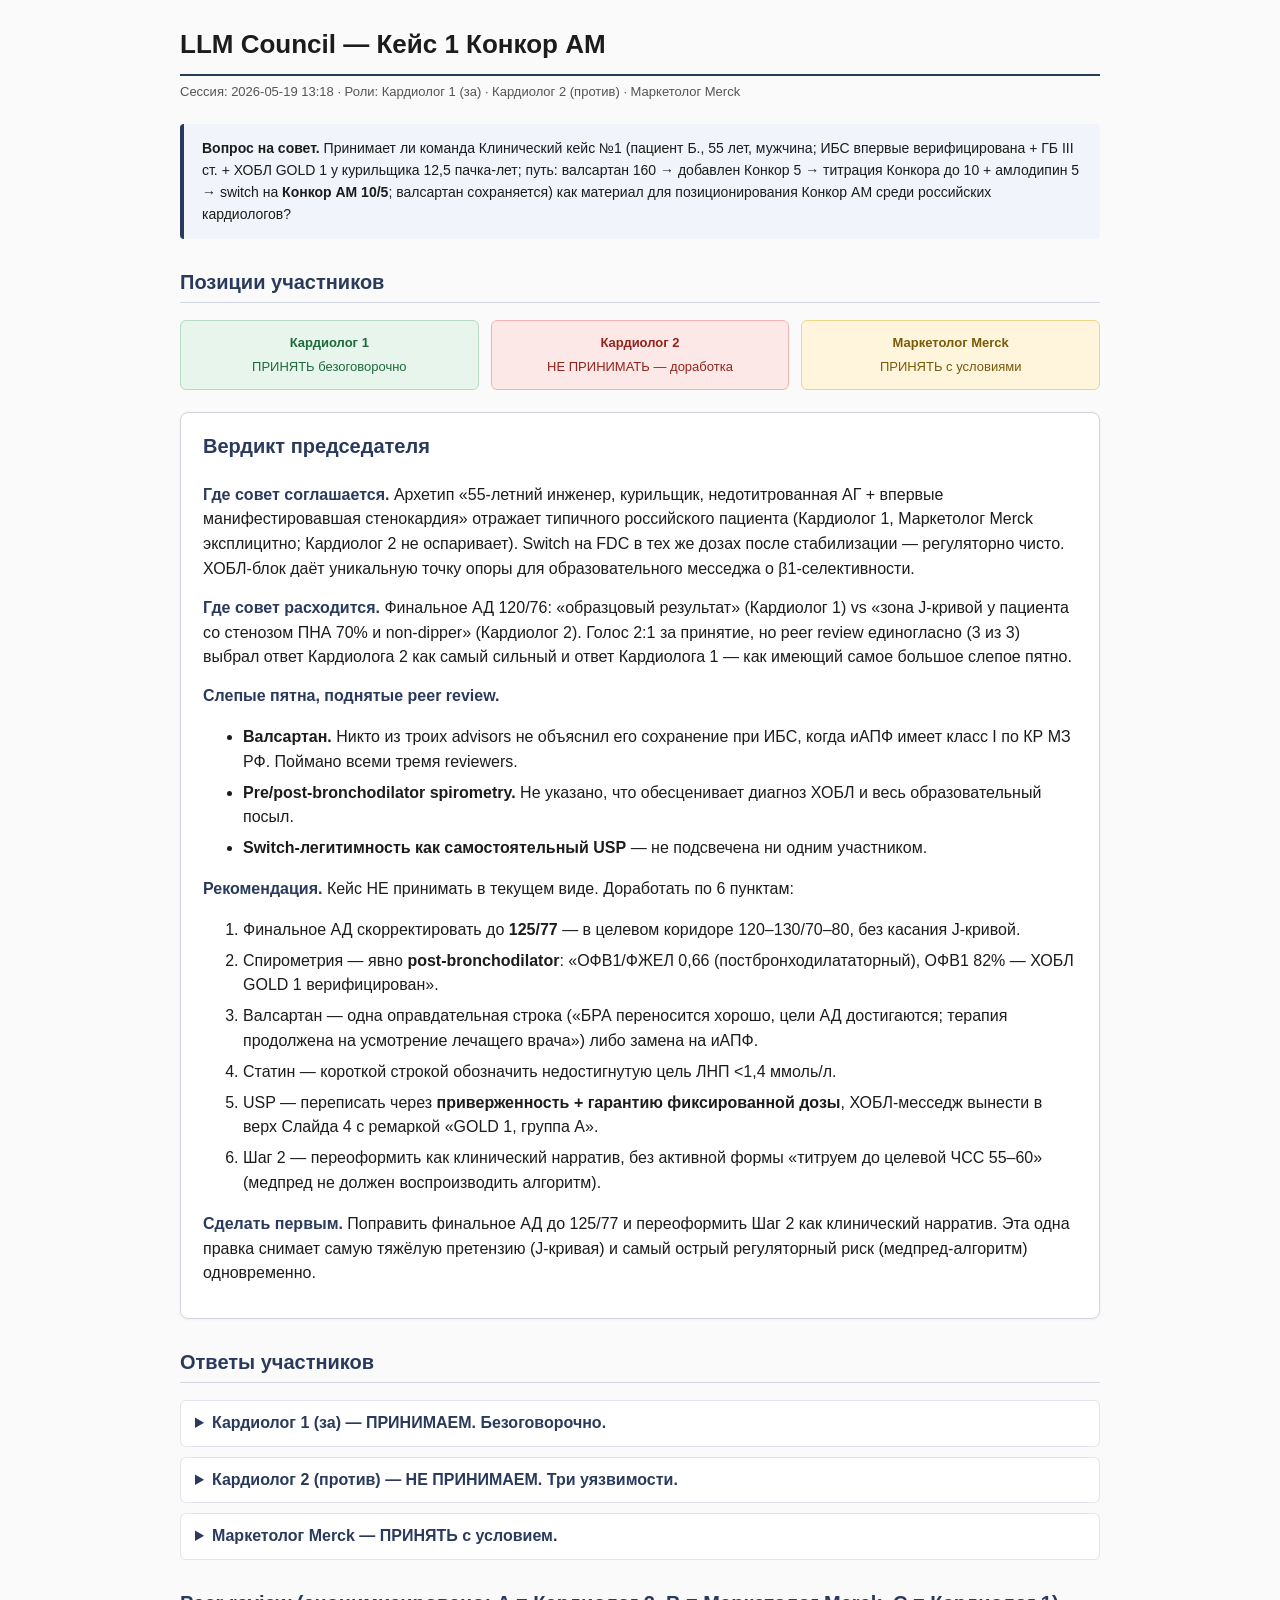
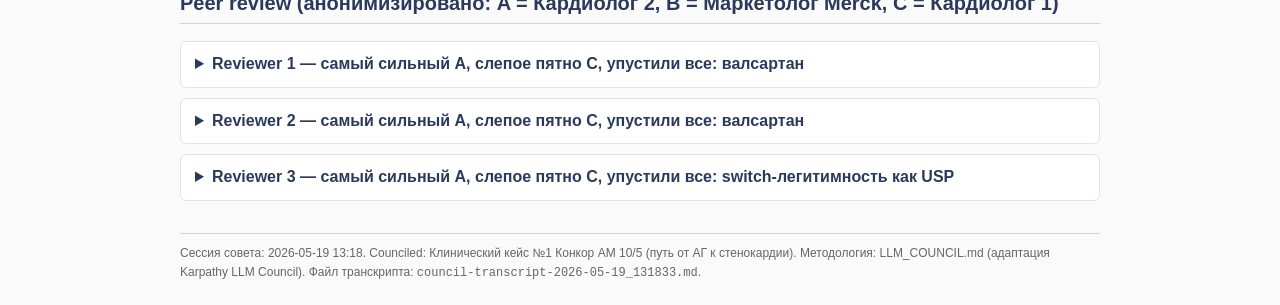
<file: council-report-2026-05-19_131833.html>
<!DOCTYPE html>
<html lang="ru">
<head>
<meta charset="UTF-8">
<title>LLM Council — Кейс 1 Конкор АМ</title>
<style>
  body { font-family: -apple-system, BlinkMacSystemFont, "Segoe UI", Roboto, Oxygen, Ubuntu, sans-serif; max-width: 920px; margin: 24px auto; padding: 0 20px; color: #1c1c1c; line-height: 1.55; background: #fafafa; }
  h1 { font-size: 26px; border-bottom: 2px solid #2a3a5c; padding-bottom: 10px; margin-bottom: 6px; }
  h2 { font-size: 20px; margin-top: 28px; color: #2a3a5c; border-bottom: 1px solid #d0d5dd; padding-bottom: 4px; }
  h3 { font-size: 16px; margin-top: 18px; color: #344054; }
  .meta { color: #555; font-size: 13px; margin-bottom: 22px; }
  .question { background: #f1f4fa; border-left: 4px solid #2a3a5c; padding: 14px 18px; border-radius: 4px; font-size: 14px; }
  .verdict { background: #fff; border: 1px solid #d0d5dd; border-radius: 8px; padding: 18px 22px; margin: 22px 0; box-shadow: 0 1px 3px rgba(0,0,0,0.04); }
  .verdict h2 { margin-top: 0; border: 0; }
  .verdict-block { margin-bottom: 14px; }
  .verdict-block-title { font-weight: 600; color: #2a3a5c; }
  .grid { display: grid; grid-template-columns: repeat(3, 1fr); gap: 12px; margin: 14px 0 22px; }
  .stance { padding: 12px; border-radius: 6px; font-size: 13px; text-align: center; border: 1px solid; }
  .yes { background: #e7f5ed; border-color: #b6dac4; color: #1e6b3a; }
  .no { background: #fde8e8; border-color: #f4b4b4; color: #93231a; }
  .cond { background: #fff5dd; border-color: #ecd58a; color: #7a5a08; }
  .stance-role { font-weight: 600; font-size: 13px; margin-bottom: 4px; }
  details { background: #fff; border: 1px solid #e1e4ea; border-radius: 6px; margin-bottom: 10px; padding: 10px 14px; }
  details summary { cursor: pointer; font-weight: 600; color: #2a3a5c; outline: none; }
  details[open] summary { margin-bottom: 10px; }
  details p, details div { font-size: 14px; color: #1c1c1c; white-space: pre-wrap; }
  .advisor-text { padding-left: 4px; }
  .footer { color: #666; font-size: 12px; margin-top: 32px; border-top: 1px solid #d0d5dd; padding-top: 10px; }
  .blind { background: #fff5dd; border-left: 4px solid #ecd58a; padding: 8px 14px; border-radius: 4px; font-size: 13px; margin: 8px 0; }
  ol li, ul li { margin-bottom: 6px; }
</style>
</head>
<body>

<h1>LLM Council — Кейс 1 Конкор АМ</h1>
<div class="meta">Сессия: 2026-05-19 13:18 · Роли: Кардиолог 1 (за) · Кардиолог 2 (против) · Маркетолог Merck</div>

<div class="question">
  <strong>Вопрос на совет.</strong> Принимает ли команда Клинический кейс №1 (пациент Б., 55 лет, мужчина; ИБС впервые верифицирована + ГБ III ст. + ХОБЛ GOLD 1 у курильщика 12,5 пачка-лет; путь: валсартан 160 → добавлен Конкор 5 → титрация Конкора до 10 + амлодипин 5 → switch на <strong>Конкор АМ 10/5</strong>; валсартан сохраняется) как материал для позиционирования Конкор АМ среди российских кардиологов?
</div>

<h2>Позиции участников</h2>
<div class="grid">
  <div class="stance yes"><div class="stance-role">Кардиолог 1</div>ПРИНЯТЬ безоговорочно</div>
  <div class="stance no"><div class="stance-role">Кардиолог 2</div>НЕ ПРИНИМАТЬ — доработка</div>
  <div class="stance cond"><div class="stance-role">Маркетолог Merck</div>ПРИНЯТЬ с условиями</div>
</div>

<div class="verdict">
  <h2>Вердикт председателя</h2>

  <div class="verdict-block">
    <span class="verdict-block-title">Где совет соглашается.</span> Архетип «55-летний инженер, курильщик, недотитрованная АГ + впервые манифестировавшая стенокардия» отражает типичного российского пациента (Кардиолог 1, Маркетолог Merck эксплицитно; Кардиолог 2 не оспаривает). Switch на FDC в тех же дозах после стабилизации — регуляторно чисто. ХОБЛ-блок даёт уникальную точку опоры для образовательного месседжа о β1-селективности.
  </div>

  <div class="verdict-block">
    <span class="verdict-block-title">Где совет расходится.</span> Финальное АД 120/76: «образцовый результат» (Кардиолог 1) vs «зона J-кривой у пациента со стенозом ПНА 70% и non-dipper» (Кардиолог 2). Голос 2:1 за принятие, но peer review единогласно (3 из 3) выбрал ответ Кардиолога 2 как самый сильный и ответ Кардиолога 1 — как имеющий самое большое слепое пятно.
  </div>

  <div class="verdict-block">
    <span class="verdict-block-title">Слепые пятна, поднятые peer review.</span>
    <ul>
      <li><strong>Валсартан.</strong> Никто из троих advisors не объяснил его сохранение при ИБС, когда иАПФ имеет класс I по КР МЗ РФ. Поймано всеми тремя reviewers.</li>
      <li><strong>Pre/post-bronchodilator spirometry.</strong> Не указано, что обесценивает диагноз ХОБЛ и весь образовательный посыл.</li>
      <li><strong>Switch-легитимность как самостоятельный USP</strong> — не подсвечена ни одним участником.</li>
    </ul>
  </div>

  <div class="verdict-block">
    <span class="verdict-block-title">Рекомендация.</span> Кейс НЕ принимать в текущем виде. Доработать по 6 пунктам:
    <ol>
      <li>Финальное АД скорректировать до <strong>125/77</strong> — в целевом коридоре 120–130/70–80, без касания J-кривой.</li>
      <li>Спирометрия — явно <strong>post-bronchodilator</strong>: «ОФВ1/ФЖЕЛ 0,66 (постбронходилататорный), ОФВ1 82% — ХОБЛ GOLD 1 верифицирован».</li>
      <li>Валсартан — одна оправдательная строка («БРА переносится хорошо, цели АД достигаются; терапия продолжена на усмотрение лечащего врача») либо замена на иАПФ.</li>
      <li>Статин — короткой строкой обозначить недостигнутую цель ЛНП &lt;1,4 ммоль/л.</li>
      <li>USP — переписать через <strong>приверженность + гарантию фиксированной дозы</strong>, ХОБЛ-месседж вынести в верх Слайда 4 с ремаркой «GOLD 1, группа A».</li>
      <li>Шаг 2 — переоформить как клинический нарратив, без активной формы «титруем до целевой ЧСС 55–60» (медпред не должен воспроизводить алгоритм).</li>
    </ol>
  </div>

  <div class="verdict-block">
    <span class="verdict-block-title">Сделать первым.</span> Поправить финальное АД до 125/77 и переоформить Шаг 2 как клинический нарратив. Эта одна правка снимает самую тяжёлую претензию (J-кривая) и самый острый регуляторный риск (медпред-алгоритм) одновременно.
  </div>
</div>

<h2>Ответы участников</h2>

<details>
  <summary>Кардиолог 1 (за) — ПРИНИМАЕМ. Безоговорочно.</summary>
  <div class="advisor-text">Кейс сконструирован с клинической точностью, которая редко встречается в маркетинговых материалах. Каждый элемент работает на итоговый месседж, ни один шаг не висит в воздухе.

Диагностическая база — железная. Стресс-ЭхоКГ с чёткой зоной гипокинеза + КАГ со стенозом 70% ПНА — это верификация ИБС, которая не вызывает вопросов ни у одного кардиолога. Решение о медикаментозной терапии (а не ЧКВ) принято консилиумом, что снимает любые возражения по тактике.

Логика титрации безупречна. Три шага отражают реальную клиническую практику: сначала добавляем β-блокатор к уже существующей антигипертензивной терапии, достигаем частичного эффекта, затем добавляем амлодипин с одновременной титрацией Конкора — и только после стабилизации дозы переводим на FDC. Это точно соответствует инструкции Конкор АМ: switch со свободной комбинации в тех же дозах. Никаких юридических рисков.

ХОБЛ GOLD 1 — это не слабость кейса, это его главная образовательная ценность. Именно такие пациенты вызывают у врачей наибольшие сомнения. Кейс даёт прямой ответ: β1-селективность бисопролола сохраняется в дозе 10 мг, ОФВ1 82% не является противопоказанием ни по КР МЗ РФ, ни по инструкции. Это снимает реальный барьер назначения.

Цифры конечных точек говорят сами за себя. АД &lt;130/80, ЧСС 55–60, ноль приступов стенокардии. Для пациента очень высокого риска с коморбидностью — это образцовый результат.

Кейс принять.</div>
</details>

<details>
  <summary>Кардиолог 2 (против) — НЕ ПРИНИМАЕМ. Три уязвимости.</summary>
  <div class="advisor-text">НЕ ПРИНИМАЕМ. Три критических уязвимости, которые сломают дискуссию.

1. Цель АД — неоправданно агрессивная, и кейс это педалирует как успех.
АД 120/76 при ИБС у 55-летнего мужчины с ГЛЖ и non-dipper паттерном — это зона J-кривой. КР МЗ РФ 2024 по АГ и ESC 2023 прямо указывают: целевой диапазон при ИБС 120–130/70–80 мм рт.ст., и снижение ниже 120 систолического — риск ухудшения коронарной перфузии. Аудитория это знает. Первый вопрос из зала: «Вы специально снизили АД до 120 у пациента со стенозом ПНА 70% и non-dipper?» Этот вопрос утащит дискуссию в сторону от Конкор АМ и не вернётся.

2. ХОБЛ без бронходилататора — методологическая дыра.
ОФВ1/ФЖЕЛ 0,66 post- или pre-бронходилататорный? В кейсе не указано. По GOLD 2024 диагноз ХОБЛ требует постбронходилататорного ОФВ1/ФЖЕЛ &lt;0,70. Если спирометрия без бронходилатации — диагноз ХОБЛ не верифицирован. Любой пульмонолог или внимательный кардиолог в зале это поднимет. Тезис о «безопасности при ХОБЛ лёгкой степени» повисает в воздухе, потому что ХОБЛ формально не доказана.

3. Статин добавлен, но ЛНП не пересчитан.
ЛНП 3,8 ммоль/л при очень высоком риске. Целевое значение &lt;1,4 ммоль/л (КР МЗ РФ 2023 по дислипидемии). Аторвастатин 40 мг снижает ЛНП ~40–45% — итог ~2,1–2,3, что недостаточно. Почему не 80 мг? Почему нет эзетимиба? Эта «забытая» деталь разрушает образ «идеально выстроенной ОМТ» и ставит под сомнение качество кейса в целом.

Вывод: кейс провоцирует три параллельных спора — про J-кривую, про диагностику ХОБЛ, про статинотерапию. Конкор АМ в этой дискуссии потеряется. Кейс требует существенной доработки.</div>
</details>

<details>
  <summary>Маркетолог Merck — ПРИНЯТЬ с условием.</summary>
  <div class="advisor-text">ПРИНИМАЕМ — с одним обязательным условием.

Архетип работает. Пациент Б. — это «самый частый мужчина» в кабинете кардиолога: 55 лет, ИБС только что поставлена, АГ давно не контролируется, курит, ХОБЛ лёгкой — и сам пришёл, потому что стало плохо. Аудитория в зале узнаёт его немедленно. Это сильная сторона кейса.

USP сформулирован, но не заострён. «Единственная FDC бисопролол + амлодипин в РФ» — да, это сказано. Но кардиолог должен понять не только ЧТО, но и ЗАЧЕМ переходить на FDC. Сейчас кейс отвечает на это слабо: «упрощение схемы — 2 приёма вместо 3» — слишком бытовой аргумент для специалиста. Нужно явно проговорить: FDC = гарантированная фиксированная доза каждого компонента, нет риска самостоятельной отмены одного из препаратов, приверженность выше. Это и есть USP на языке кардиолога, а не менеджера.

ХОБЛ-месседж — главная дифференцирующая точка. Это единственный кейс, где можно легитимно показать β1-селективность в действии. Именно здесь Конкор АМ выигрывает у любой комбинации с неселективным β-блокатором. Этот аргумент надо вывести в заголовок слайда, а не оставлять в подвале USP.

Регуляторные риски: два момента. Первый — дозирование. Шаг 2 описывает титрацию Конкора с явным целевым ЧСС 55–60. Медпред не имеет права воспроизводить этот слайд буквально и обсуждать конкретные цифры ЧСС как инструкцию к действию — это уже рекомендация по дозированию. Слайд должен читаться как образовательный нарратив, а не алгоритм назначения. Второй — ХОБЛ. Формулировка «допустим при ХОБЛ лёгкой степени» корректна по инструкции, но на живом выступлении легко соскользнуть в «можно при любой ХОБЛ». Нужна чёткая ремарка прямо на слайде: GOLD 1, группа A.

Прямых сравнений с конкурентами нет — это плюс. Регуляторически чисто.

Итог. Кейс принимаем. Правки минимальны: USP переформулировать через приверженность + FDC-логику, ХОБЛ-месседж вынести в заголовок, дозировочные шаги оформить как клинический нарратив, а не алгоритм для медпреда.</div>
</details>

<h2>Peer review (анонимизировано: A = Кардиолог 2, B = Маркетолог Merck, C = Кардиолог 1)</h2>

<details>
  <summary>Reviewer 1 — самый сильный A, слепое пятно C, упустили все: валсартан</summary>
  <div class="advisor-text">1. Самый сильный ответ — A. A единственный вскрывает конкретные уязвимости, которые сломают дискуссию в зале: J-кривая при АД 120 у пациента с non-dipper и стенозом ПНА, неверифицированный диагноз ХОБЛ, незакрытый целевой ЛНП. Это не редакторские правки — это контраргументы, которые прилетят из первого ряда.

2. Наибольшее слепое пятно — у C. C принимает кейс «безоговорочно» и называет АД 120/76 «образцовым результатом» у пациента со стенозом ПНА 70%. Это прямое противоречие целевому диапазону КР МЗ РФ 2024 / ESC 2023 (120–130 мм рт.ст. — нижняя граница). C игнорирует J-кривую полностью.

3. Что упустили все трое. Валсартан. Ни один ответ не поднял вопрос: зачем в финальной схеме сохраняется валсартан 160 мг при подтверждённой ИБС, когда иАПФ (рамиприл, периндоприл) имеют доказательную базу класса I именно при стабильной ИБС (КР МЗ РФ 2024, ESC CCS 2024)? Это уязвимость сопоставимого калибра с остальными.</div>
</details>

<details>
  <summary>Reviewer 2 — самый сильный A, слепое пятно C, упустили все: валсартан</summary>
  <div class="advisor-text">1. Самый сильный ответ — A. Единственный, кто проверяет кейс на прочность перед реальной аудиторией. Три уязвимости конкретны, воспроизводимы и каждая — вопрос из зала, который уведёт дискуссию. Особенно точно: J-кривая при АД 120 у пациента со стенозом 70% — это не придирка, это учебниковый риск. Response B и C принимают кейс, но не проверяют его.

2. Наибольшее слепое пятно — у C. Объявляет «логику титрации безупречной» и «юридических рисков нет», при этом не проверяет ключевое условие инструкции Конкор АМ: switch допустим только с тех же доз монокомпонентов. Если Конкор 10 + амлодипин 5 добавлялись поэтапно (а не уже стояли стабильно), надо явно зафиксировать, что на момент switch пациент принимал оба препарата в итоговых дозах.

3. Что упустили все трое. Никто не проверил валсартан. Он сохраняется в схеме — но не обсуждается: зачем именно ARB (а не иАПФ) при ИБС + ГБ, почему 160 мг, есть ли место для его отмены после достижения целей.</div>
</details>

<details>
  <summary>Reviewer 3 — самый сильный A, слепое пятно C, упустили все: switch-легитимность как USP</summary>
  <div class="advisor-text">1. Самый сильный ответ — A. Единственный, кто проверяет кейс на разрушаемость: три конкретных уязвимости, каждая с механизмом, как именно она уведёт дискуссию от Конкор АМ. B и C работают с тем, что сказано в кейсе; A работает с тем, что скажут из зала.

2. Наибольшее слепое пятно — у C. Принимает «решение консилиума» как щит от возражений — это не аргумент, это риторика. Не проверяет цифры: АД 120/76 при стенозе 70% ПНА и non-dipper — это не «образцовый результат», это граница J-кривой, которую подготовленный кардиолог немедленно атакует. C фактически воспроизводит кейс, а не рецензирует его.

3. Что упустили все трое. Никто не оценил регуляторную легитимность switch-шага как позиционного аргумента. Инструкция Конкор АМ разрешает switch только с двух монокомпонентов в тех же дозах — кейс это выполняет, и это само по себе учебный момент для аудитории: «вот единственный законный способ перейти». Этот угол усиливает и комплаенс-месседж B, и образовательную ценность кейса — но ни один участник совета его не вытащил явно как самостоятельный аргумент в пользу принятия.</div>
</details>

<div class="footer">
  Сессия совета: 2026-05-19 13:18. Counciled: Клинический кейс №1 Конкор АМ 10/5 (путь от АГ к стенокардии).
  Методология: LLM_COUNCIL.md (адаптация Karpathy LLM Council).
  Файл транскрипта: <code>council-transcript-2026-05-19_131833.md</code>.
</div>

</body>
</html>
</file>
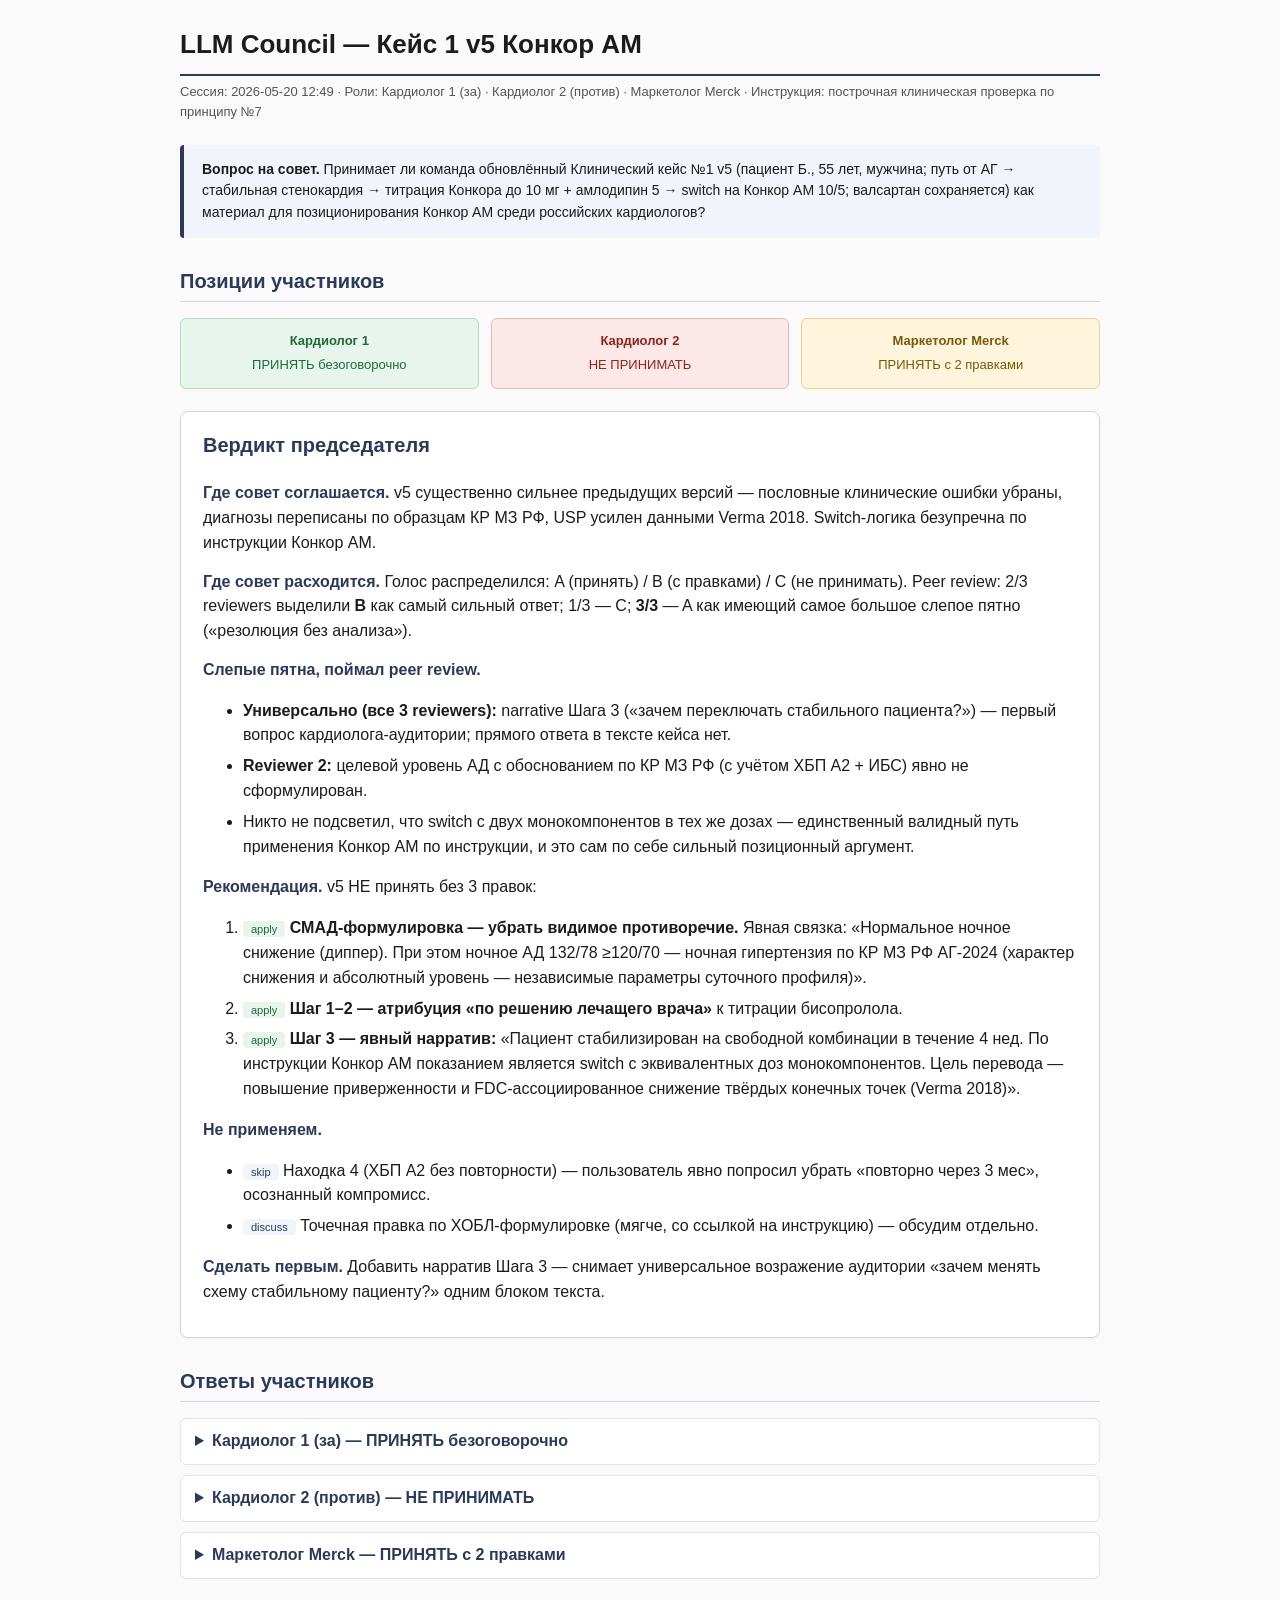
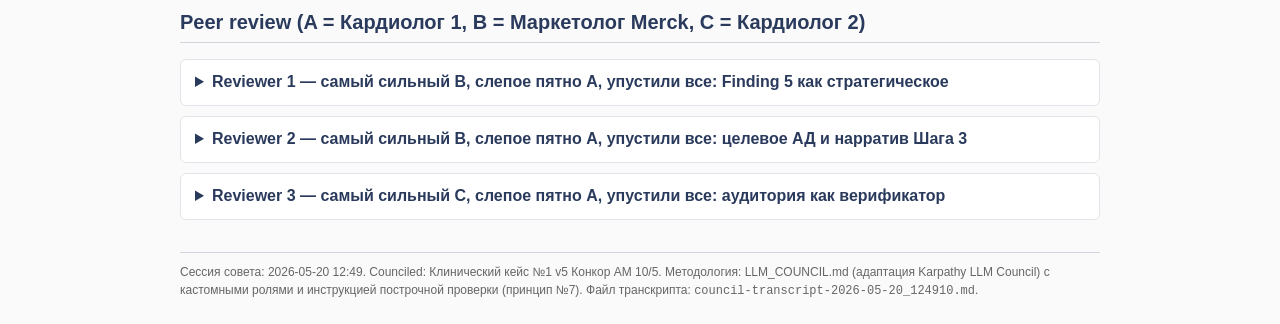
<file: council-report-2026-05-20_124910.html>
<!DOCTYPE html>
<html lang="ru">
<head>
<meta charset="UTF-8">
<title>LLM Council — Кейс 1 v5 Конкор АМ</title>
<style>
  body { font-family: -apple-system, BlinkMacSystemFont, "Segoe UI", Roboto, Oxygen, Ubuntu, sans-serif; max-width: 920px; margin: 24px auto; padding: 0 20px; color: #1c1c1c; line-height: 1.55; background: #fafafa; }
  h1 { font-size: 26px; border-bottom: 2px solid #2a3a5c; padding-bottom: 10px; margin-bottom: 6px; }
  h2 { font-size: 20px; margin-top: 28px; color: #2a3a5c; border-bottom: 1px solid #d0d5dd; padding-bottom: 4px; }
  h3 { font-size: 16px; margin-top: 18px; color: #344054; }
  .meta { color: #555; font-size: 13px; margin-bottom: 22px; }
  .question { background: #f1f4fa; border-left: 4px solid #2a3a5c; padding: 14px 18px; border-radius: 4px; font-size: 14px; }
  .verdict { background: #fff; border: 1px solid #d0d5dd; border-radius: 8px; padding: 18px 22px; margin: 22px 0; box-shadow: 0 1px 3px rgba(0,0,0,0.04); }
  .verdict h2 { margin-top: 0; border: 0; }
  .verdict-block { margin-bottom: 14px; }
  .verdict-block-title { font-weight: 600; color: #2a3a5c; }
  .grid { display: grid; grid-template-columns: repeat(3, 1fr); gap: 12px; margin: 14px 0 22px; }
  .stance { padding: 12px; border-radius: 6px; font-size: 13px; text-align: center; border: 1px solid; }
  .yes { background: #e7f5ed; border-color: #b6dac4; color: #1e6b3a; }
  .no { background: #fde8e8; border-color: #f4b4b4; color: #93231a; }
  .cond { background: #fff5dd; border-color: #ecd58a; color: #7a5a08; }
  .stance-role { font-weight: 600; font-size: 13px; margin-bottom: 4px; }
  details { background: #fff; border: 1px solid #e1e4ea; border-radius: 6px; margin-bottom: 10px; padding: 10px 14px; }
  details summary { cursor: pointer; font-weight: 600; color: #2a3a5c; outline: none; }
  details[open] summary { margin-bottom: 10px; }
  details p, details div { font-size: 14px; color: #1c1c1c; white-space: pre-wrap; }
  .advisor-text { padding-left: 4px; }
  .footer { color: #666; font-size: 12px; margin-top: 32px; border-top: 1px solid #d0d5dd; padding-top: 10px; }
  .blind { background: #fff5dd; border-left: 4px solid #ecd58a; padding: 8px 14px; border-radius: 4px; font-size: 13px; margin: 8px 0; }
  ol li, ul li { margin-bottom: 6px; }
  .tag-applied { background:#e7f5ed; color:#1e6b3a; padding:2px 8px; border-radius:4px; font-size:11px; }
  .tag-skipped { background:#f1f4fa; color:#2a3a5c; padding:2px 8px; border-radius:4px; font-size:11px; }
</style>
</head>
<body>

<h1>LLM Council — Кейс 1 v5 Конкор АМ</h1>
<div class="meta">Сессия: 2026-05-20 12:49 · Роли: Кардиолог 1 (за) · Кардиолог 2 (против) · Маркетолог Merck · Инструкция: построчная клиническая проверка по принципу №7</div>

<div class="question">
  <strong>Вопрос на совет.</strong> Принимает ли команда обновлённый Клинический кейс №1 v5 (пациент Б., 55 лет, мужчина; путь от АГ → стабильная стенокардия → титрация Конкора до 10 мг + амлодипин 5 → switch на Конкор АМ 10/5; валсартан сохраняется) как материал для позиционирования Конкор АМ среди российских кардиологов?
</div>

<h2>Позиции участников</h2>
<div class="grid">
  <div class="stance yes"><div class="stance-role">Кардиолог 1</div>ПРИНЯТЬ безоговорочно</div>
  <div class="stance no"><div class="stance-role">Кардиолог 2</div>НЕ ПРИНИМАТЬ</div>
  <div class="stance cond"><div class="stance-role">Маркетолог Merck</div>ПРИНЯТЬ с 2 правками</div>
</div>

<div class="verdict">
  <h2>Вердикт председателя</h2>

  <div class="verdict-block">
    <span class="verdict-block-title">Где совет соглашается.</span> v5 существенно сильнее предыдущих версий — пословные клинические ошибки убраны, диагнозы переписаны по образцам КР МЗ РФ, USP усилен данными Verma 2018. Switch-логика безупречна по инструкции Конкор АМ.
  </div>

  <div class="verdict-block">
    <span class="verdict-block-title">Где совет расходится.</span> Голос распределился: A (принять) / B (с правками) / C (не принимать). Peer review: 2/3 reviewers выделили <strong>B</strong> как самый сильный ответ; 1/3 — C; <strong>3/3</strong> — A как имеющий самое большое слепое пятно («резолюция без анализа»).
  </div>

  <div class="verdict-block">
    <span class="verdict-block-title">Слепые пятна, поймал peer review.</span>
    <ul>
      <li><strong>Универсально (все 3 reviewers):</strong> narrative Шага 3 («зачем переключать стабильного пациента?») — первый вопрос кардиолога-аудитории; прямого ответа в тексте кейса нет.</li>
      <li><strong>Reviewer 2:</strong> целевой уровень АД с обоснованием по КР МЗ РФ (с учётом ХБП А2 + ИБС) явно не сформулирован.</li>
      <li>Никто не подсветил, что switch с двух монокомпонентов в тех же дозах — единственный валидный путь применения Конкор АМ по инструкции, и это сам по себе сильный позиционный аргумент.</li>
    </ul>
  </div>

  <div class="verdict-block">
    <span class="verdict-block-title">Рекомендация.</span> v5 НЕ принять без 3 правок:
    <ol>
      <li><span class="tag-applied">apply</span> <strong>СМАД-формулировка — убрать видимое противоречие.</strong> Явная связка: «Нормальное ночное снижение (диппер). При этом ночное АД 132/78 ≥120/70 — ночная гипертензия по КР МЗ РФ АГ-2024 (характер снижения и абсолютный уровень — независимые параметры суточного профиля)».</li>
      <li><span class="tag-applied">apply</span> <strong>Шаг 1–2 — атрибуция «по решению лечащего врача»</strong> к титрации бисопролола.</li>
      <li><span class="tag-applied">apply</span> <strong>Шаг 3 — явный нарратив:</strong> «Пациент стабилизирован на свободной комбинации в течение 4 нед. По инструкции Конкор АМ показанием является switch с эквивалентных доз монокомпонентов. Цель перевода — повышение приверженности и FDC-ассоциированное снижение твёрдых конечных точек (Verma 2018)».</li>
    </ol>
  </div>

  <div class="verdict-block">
    <span class="verdict-block-title">Не применяем.</span>
    <ul>
      <li><span class="tag-skipped">skip</span> Находка 4 (ХБП А2 без повторности) — пользователь явно попросил убрать «повторно через 3 мес», осознанный компромисс.</li>
      <li><span class="tag-skipped">discuss</span> Точечная правка по ХОБЛ-формулировке (мягче, со ссылкой на инструкцию) — обсудим отдельно.</li>
    </ul>
  </div>

  <div class="verdict-block">
    <span class="verdict-block-title">Сделать первым.</span> Добавить нарратив Шага 3 — снимает универсальное возражение аудитории «зачем менять схему стабильному пациенту?» одним блоком текста.
  </div>
</div>

<h2>Ответы участников</h2>

<details>
  <summary>Кардиолог 1 (за) — ПРИНЯТЬ безоговорочно</summary>
  <div class="advisor-text">Кейс v5 клинически валиден и готов к использованию.

Стратегическое обоснование: единственный валидный сценарий применения Конкор АМ по инструкции — switch с двух монокомпонентов в тех же дозах после стабилизации. Логика Шаг 1 → 2 → 3 безупречна. Архетип узнаваем.

Построчная проверка — что особенно сильное:
- Стресс-ЭхоКГ как метод верификации ишемии — корректно: гипокинез сегментов передней и переднеперегородочной стенок при ЧСС 130 соответствует зоне стеноза ПНА 70%.
- Характер ритма — только по ЭКГ: «синусовый ритм» в ЭКГ покоя; пульс описан как «ритмичный, удовлетворительного наполнения» — без атрибуции характера. Принцип №7 соблюдён.
- Диагноз ХОБЛ верифицирован постбронходилатационной спирометрией.
- ХБП С2 А2 — стадирование верное по обоим критериям.
- ИММЛЖ 124 г/м² — превышение порога ГЛЖ для мужчин (≥115).
- Диагноз АГ: «ГБ III стадии. Целевой уровень АД не достигнут. Риск 4» — без степени, по образцу КР МЗ РФ.
- Switch на Конкор АМ — дозы идентичны (бисо 10 + амло 5 = Конкор АМ 10/5).
- Кашель типичен для ХОБЛ, не для иАПФ.

Итог: кейс прошёл построчную проверку без клинических ошибок. Принимаем без доработки.</div>
</details>

<details>
  <summary>Кардиолог 2 (против) — НЕ ПРИНИМАТЬ</summary>
  <div class="advisor-text">Два принципиальных дефекта.

Построчные находки:
1. СМАД — «нормальное ночное снижение; ночная гипертензия» — логическое противоречие в одной строке без связки. Редакционная небрежность.
2. ХОБЛ — корректно верифицирован.
3. ИМТ 27,14 → 27,1 — допустимая погрешность.
4. ХБП С2А2 — единственное измерение альбуминурии без подтверждения повторно через ≥3 мес — формально не верифицирует А2 по КР МЗ РФ.
5. На Шаге 2 уже полный контроль (АД 125/77, ЧСС 62, приступов нет) — зачем Шаг 3? Переключение на FDC при достигнутой цели — слабый нарратив. Аудитория спросит: «вы меняете схему у стабильного пациента ради удобства упаковки?»

Стратегические возражения: Verma 2018 — ретроспективная когорта, бисо+амло не выделены отдельно. Использование как прямого доказательства для Конкор АМ методологически уязвимо.

Итог: до устранения СМАД-противоречия и неверифицированной ХБП А2 — не выносить.</div>
</details>

<details>
  <summary>Маркетолог Merck — ПРИНЯТЬ с 2 правками</summary>
  <div class="advisor-text">Регуляторно-маркетинговые находки:
- Шаг 1–2: «Конкор увеличен с 5 до 10 мг по динамике ЧСС» — прямая инструкция по титрации; медпред не имеет права воспроизводить как самостоятельную рекомендацию. Нужна атрибуция: «решение лечащего врача».
- USP «Единственная в РФ FDC бисо+амло» — регуляторно чистое; требует верификации актуальности реестра ГРЛС.
- USP «Допустим при ХОБЛ GOLD 1» — потенциальный off-label риск: ХОБЛ в инструкции — «с осторожностью» без градации по GOLD. Нужна ремарка «по решению врача при лёгкой обструкции, с мониторингом» + ссылка на инструкцию.
- Verma 2018: популяция АГ без обязательной ИБС/ХОБЛ; экстраполяция формально не валидирована.

USP-блок v5 значительно усилен. Три кита работают: уникальность FDC, упрощение схемы (2 vs 3), численные значения Verma. Для российского кардиолога эмоционально убедителен.

Итог: принять с двумя правками — атрибуция титрации, смягчение ХОБЛ-допустимости со ссылкой на инструкцию.</div>
</details>

<h2>Peer review (A = Кардиолог 1, B = Маркетолог Merck, C = Кардиолог 2)</h2>

<details>
  <summary>Reviewer 1 — самый сильный B, слепое пятно A, упустили все: Finding 5 как стратегическое</summary>
  <div class="advisor-text">1. Самый сильный — B. Единственный разграничил клиническую валидность и регуляторную пригодность для медпреда. Находки по атрибуции титрации и ХОБЛ-допустимости — практически значимые риски, которые A проигнорировал.

2. Самое большое слепое пятно — A. Принял кейс «без единой ошибки», игнорируя регуляторный контекст. Оценивал клиническую корректность в вакууме.

3. Упустили все. Никто не задал вопрос о целевой аудитории и формате подачи. Никто не указал, что Находка 5 у C (зачем менять схему стабильного пациента?) — стратегически наиболее опасное возражение, которое кардиолог задаст первым.</div>
</details>

<details>
  <summary>Reviewer 2 — самый сильный B, слепое пятно A, упустили все: целевое АД и нарратив Шага 3</summary>
  <div class="advisor-text">1. Самый сильный — B. Вышел за рамку «верно/неверно» и проверил, как кейс будет работать в руках медпреда. Прагматичная позиция: принять с правками, не блокировать.

2. Самое большое слепое пятно — A. Принял «без ошибок», не заметив того, что нашёл C (СМАД-противоречие, ХБП А2 без повторности), и того, что нашёл B (регуляторные риски). Построчная проверка оказалась неполной.

3. Упустили все. Нарратив Шага 3 с позиции аудитории — C это заметил, но не сформулировал решение. Каков целевой уровень АД для пациента с ХБП С2А2 + ИБС по КР МЗ РФ? Если цель не задана явно, «целевое АД достигнуто» — утверждение без основания.</div>
</details>

<details>
  <summary>Reviewer 3 — самый сильный C, слепое пятно A, упустили все: аудитория как верификатор</summary>
  <div class="advisor-text">1. Самый сильный — C. Единственный проверил логику нарратива, а не отдельные факты. Противоречие в СМАД, повторность альбуминурии и вопрос об оправданности Шага 3 — реальные возражения, которые задаст кардиолог-аудитория.

2. Самое большое слепое пятно — A. «Кейс прошёл проверку без ошибок» — резолюция без анализа.

3. Упустили все. Никто не оценил целевую аудиторию как верификатора: российский кардиолог-эксперт первым делом спросит, почему стабильного пациента переводят на другую форму. Нарративное обоснование Шага 3 должно быть явно сформулировано в тексте.</div>
</details>

<div class="footer">
  Сессия совета: 2026-05-20 12:49. Counciled: Клинический кейс №1 v5 Конкор АМ 10/5.
  Методология: LLM_COUNCIL.md (адаптация Karpathy LLM Council) с кастомными ролями и инструкцией построчной проверки (принцип №7).
  Файл транскрипта: <code>council-transcript-2026-05-20_124910.md</code>.
</div>

</body>
</html>
</file>
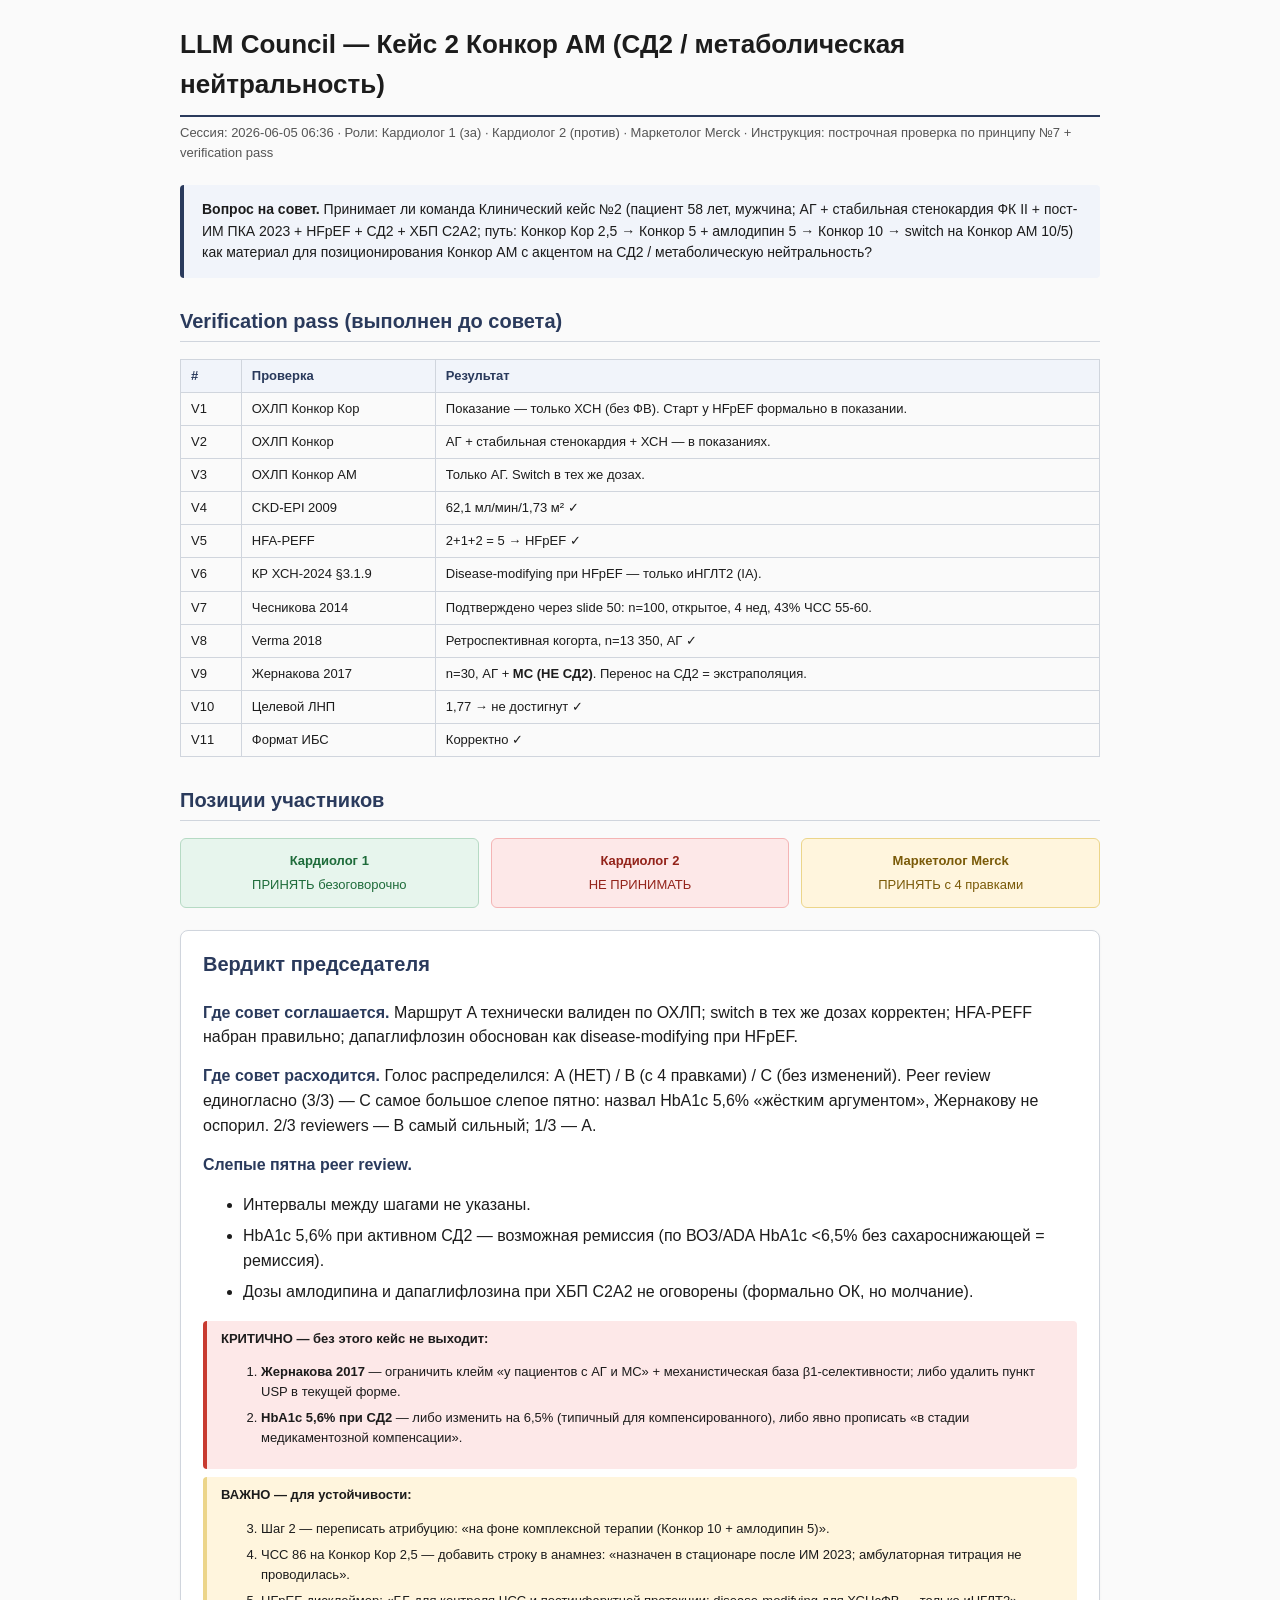
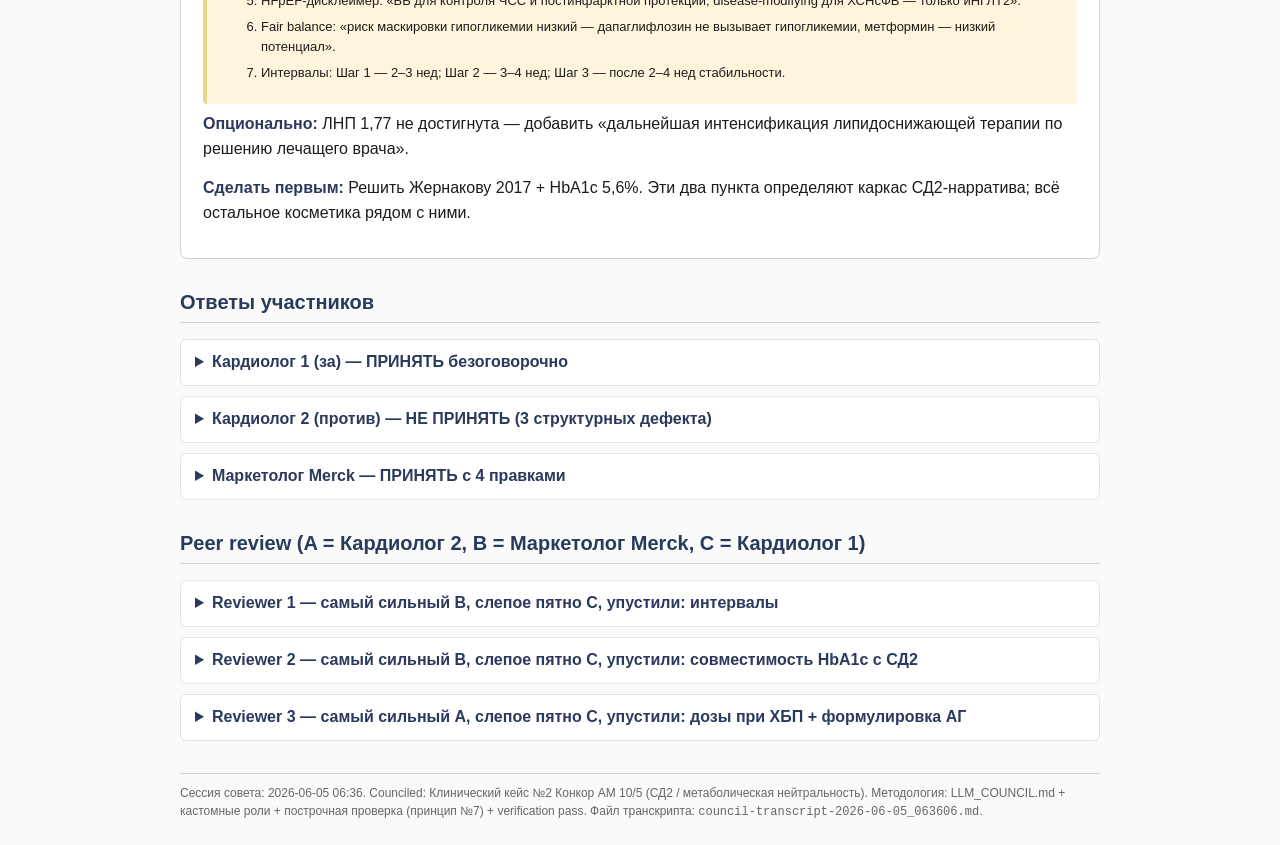
<file: council-report-2026-06-05_063606.html>
<!DOCTYPE html>
<html lang="ru">
<head>
<meta charset="UTF-8">
<title>LLM Council — Кейс 2 Конкор АМ (СД2)</title>
<style>
  body { font-family: -apple-system, BlinkMacSystemFont, "Segoe UI", Roboto, Oxygen, Ubuntu, sans-serif; max-width: 920px; margin: 24px auto; padding: 0 20px; color: #1c1c1c; line-height: 1.55; background: #fafafa; }
  h1 { font-size: 26px; border-bottom: 2px solid #2a3a5c; padding-bottom: 10px; margin-bottom: 6px; }
  h2 { font-size: 20px; margin-top: 28px; color: #2a3a5c; border-bottom: 1px solid #d0d5dd; padding-bottom: 4px; }
  h3 { font-size: 16px; margin-top: 18px; color: #344054; }
  .meta { color: #555; font-size: 13px; margin-bottom: 22px; }
  .question { background: #f1f4fa; border-left: 4px solid #2a3a5c; padding: 14px 18px; border-radius: 4px; font-size: 14px; }
  .verdict { background: #fff; border: 1px solid #d0d5dd; border-radius: 8px; padding: 18px 22px; margin: 22px 0; box-shadow: 0 1px 3px rgba(0,0,0,0.04); }
  .verdict h2 { margin-top: 0; border: 0; }
  .verdict-block { margin-bottom: 14px; }
  .verdict-block-title { font-weight: 600; color: #2a3a5c; }
  .grid { display: grid; grid-template-columns: repeat(3, 1fr); gap: 12px; margin: 14px 0 22px; }
  .stance { padding: 12px; border-radius: 6px; font-size: 13px; text-align: center; border: 1px solid; }
  .yes { background: #e7f5ed; border-color: #b6dac4; color: #1e6b3a; }
  .no { background: #fde8e8; border-color: #f4b4b4; color: #93231a; }
  .cond { background: #fff5dd; border-color: #ecd58a; color: #7a5a08; }
  .stance-role { font-weight: 600; font-size: 13px; margin-bottom: 4px; }
  details { background: #fff; border: 1px solid #e1e4ea; border-radius: 6px; margin-bottom: 10px; padding: 10px 14px; }
  details summary { cursor: pointer; font-weight: 600; color: #2a3a5c; outline: none; }
  details[open] summary { margin-bottom: 10px; }
  details p, details div { font-size: 14px; color: #1c1c1c; white-space: pre-wrap; }
  .advisor-text { padding-left: 4px; }
  .footer { color: #666; font-size: 12px; margin-top: 32px; border-top: 1px solid #d0d5dd; padding-top: 10px; }
  .critical { background:#fde8e8; border-left: 4px solid #c83a30; padding: 8px 14px; border-radius: 4px; font-size: 13px; margin: 8px 0; }
  .important { background:#fff5dd; border-left: 4px solid #ecd58a; padding: 8px 14px; border-radius: 4px; font-size: 13px; margin: 8px 0; }
  ol li, ul li { margin-bottom: 6px; }
  table { border-collapse: collapse; width: 100%; font-size: 13px; margin: 12px 0; }
  th, td { border: 1px solid #d0d5dd; padding: 6px 10px; text-align: left; }
  th { background: #f1f4fa; color: #2a3a5c; }
</style>
</head>
<body>

<h1>LLM Council — Кейс 2 Конкор АМ (СД2 / метаболическая нейтральность)</h1>
<div class="meta">Сессия: 2026-06-05 06:36 · Роли: Кардиолог 1 (за) · Кардиолог 2 (против) · Маркетолог Merck · Инструкция: построчная проверка по принципу №7 + verification pass</div>

<div class="question">
  <strong>Вопрос на совет.</strong> Принимает ли команда Клинический кейс №2 (пациент 58 лет, мужчина; АГ + стабильная стенокардия ФК II + пост-ИМ ПКА 2023 + HFpEF + СД2 + ХБП С2А2; путь: Конкор Кор 2,5 → Конкор 5 + амлодипин 5 → Конкор 10 → switch на Конкор АМ 10/5) как материал для позиционирования Конкор АМ с акцентом на СД2 / метаболическую нейтральность?
</div>

<h2>Verification pass (выполнен до совета)</h2>
<table>
<tr><th>#</th><th>Проверка</th><th>Результат</th></tr>
<tr><td>V1</td><td>ОХЛП Конкор Кор</td><td>Показание — только ХСН (без ФВ). Старт у HFpEF формально в показании.</td></tr>
<tr><td>V2</td><td>ОХЛП Конкор</td><td>АГ + стабильная стенокардия + ХСН — в показаниях.</td></tr>
<tr><td>V3</td><td>ОХЛП Конкор АМ</td><td>Только АГ. Switch в тех же дозах.</td></tr>
<tr><td>V4</td><td>CKD-EPI 2009</td><td>62,1 мл/мин/1,73 м² ✓</td></tr>
<tr><td>V5</td><td>HFA-PEFF</td><td>2+1+2 = 5 → HFpEF ✓</td></tr>
<tr><td>V6</td><td>КР ХСН-2024 §3.1.9</td><td>Disease-modifying при HFpEF — только иНГЛТ2 (IА).</td></tr>
<tr><td>V7</td><td>Чесникова 2014</td><td>Подтверждено через slide 50: n=100, открытое, 4 нед, 43% ЧСС 55-60.</td></tr>
<tr><td>V8</td><td>Verma 2018</td><td>Ретроспективная когорта, n=13 350, АГ ✓</td></tr>
<tr><td>V9</td><td>Жернакова 2017</td><td>n=30, АГ + <strong>МС (НЕ СД2)</strong>. Перенос на СД2 = экстраполяция.</td></tr>
<tr><td>V10</td><td>Целевой ЛНП</td><td>1,77 → не достигнут ✓</td></tr>
<tr><td>V11</td><td>Формат ИБС</td><td>Корректно ✓</td></tr>
</table>

<h2>Позиции участников</h2>
<div class="grid">
  <div class="stance yes"><div class="stance-role">Кардиолог 1</div>ПРИНЯТЬ безоговорочно</div>
  <div class="stance no"><div class="stance-role">Кардиолог 2</div>НЕ ПРИНИМАТЬ</div>
  <div class="stance cond"><div class="stance-role">Маркетолог Merck</div>ПРИНЯТЬ с 4 правками</div>
</div>

<div class="verdict">
  <h2>Вердикт председателя</h2>

  <div class="verdict-block">
    <span class="verdict-block-title">Где совет соглашается.</span> Маршрут A технически валиден по ОХЛП; switch в тех же дозах корректен; HFA-PEFF набран правильно; дапаглифлозин обоснован как disease-modifying при HFpEF.
  </div>

  <div class="verdict-block">
    <span class="verdict-block-title">Где совет расходится.</span> Голос распределился: A (НЕТ) / B (с 4 правками) / C (без изменений). Peer review единогласно (3/3) — C самое большое слепое пятно: назвал HbA1c 5,6% «жёстким аргументом», Жернакову не оспорил. 2/3 reviewers — B самый сильный; 1/3 — A.
  </div>

  <div class="verdict-block">
    <span class="verdict-block-title">Слепые пятна peer review.</span>
    <ul>
      <li>Интервалы между шагами не указаны.</li>
      <li>HbA1c 5,6% при активном СД2 — возможная ремиссия (по ВОЗ/ADA HbA1c &lt;6,5% без сахароснижающей = ремиссия).</li>
      <li>Дозы амлодипина и дапаглифлозина при ХБП С2А2 не оговорены (формально ОК, но молчание).</li>
    </ul>
  </div>

  <div class="critical"><strong>КРИТИЧНО — без этого кейс не выходит:</strong>
    <ol>
      <li><strong>Жернакова 2017</strong> — ограничить клейм «у пациентов с АГ и МС» + механистическая база β1-селективности; либо удалить пункт USP в текущей форме.</li>
      <li><strong>HbA1c 5,6% при СД2</strong> — либо изменить на 6,5% (типичный для компенсированного), либо явно прописать «в стадии медикаментозной компенсации».</li>
    </ol>
  </div>

  <div class="important"><strong>ВАЖНО — для устойчивости:</strong>
    <ol start="3">
      <li>Шаг 2 — переписать атрибуцию: «на фоне комплексной терапии (Конкор 10 + амлодипин 5)».</li>
      <li>ЧСС 86 на Конкор Кор 2,5 — добавить строку в анамнез: «назначен в стационаре после ИМ 2023; амбулаторная титрация не проводилась».</li>
      <li>HFpEF-дисклеймер: «ББ для контроля ЧСС и постинфарктной протекции; disease-modifying для ХСНсФВ — только иНГЛТ2».</li>
      <li>Fair balance: «риск маскировки гипогликемии низкий — дапаглифлозин не вызывает гипогликемии, метформин — низкий потенциал».</li>
      <li>Интервалы: Шаг 1 — 2–3 нед; Шаг 2 — 3–4 нед; Шаг 3 — после 2–4 нед стабильности.</li>
    </ol>
  </div>

  <div class="verdict-block">
    <span class="verdict-block-title">Опционально:</span> ЛНП 1,77 не достигнута — добавить «дальнейшая интенсификация липидоснижающей терапии по решению лечащего врача».
  </div>

  <div class="verdict-block">
    <span class="verdict-block-title">Сделать первым:</span> Решить Жернакову 2017 + HbA1c 5,6%. Эти два пункта определяют каркас СД2-нарратива; всё остальное косметика рядом с ними.
  </div>
</div>

<h2>Ответы участников</h2>

<details>
  <summary>Кардиолог 1 (за) — ПРИНЯТЬ безоговорочно</summary>
  <div class="advisor-text">Кейс клинически связный, маршрут обоснован, фокус на СД2-нейтральности востребован. Архетип типичен.

Построчные находки в пользу:
- АД 155/95, ЧСС 86 на Конкор Кор 2,5 — точка старта убедительная.
- HFA-PEFF 5 корректен.
- HbA1c 5,6% — жёсткое обоснование низкого риска; fair balance декоративный.
- Дапаглифлозин — disease-modifying при HFpEF (IА).
- Конкор 10 → ЧСС ~58 — Чесникова 2014 подтверждает.
- Switch на Конкор АМ 10/5 — ОХЛП-валидный.

Итог: принять без изменений.</div>
</details>

<details>
  <summary>Кардиолог 2 (против) — НЕ ПРИНЯТЬ (3 структурных дефекта)</summary>
  <div class="advisor-text">Построчные находки:
- «ГБ III стадии» без уточнения «цель достигнута/не достигнута» — режет глаз.
- ЧСС 86 на Конкор Кор 2,5 — не пояснено, почему пациент пришёл с такой ЧСС.
- HbA1c 5,6% при СД2 — нормогликемия, не «целевая при СД2» (цель &lt;7,0 или &lt;6,5). Либо ремиссия (требует упоминания), либо реальный показатель — тогда disease-modifying роль дапаглифлозина ослабевает.
- Жернакова 2017 (n=30, МС, НЕ СД2) — экстраполяция недопустима для центрального USP.
- ЛНП 1,77 при ПИКС+СД2 → цель &lt;1,4 не достигнута; следующий шаг не указан.

FQ-уязвимости: №5 (evidence-claim, главная); №3 (off-label Конкор Кор у HFpEF); №6 (fair balance без источника).

Итог: до устранения Жернаковой, статуса СД2, объяснения ЧСС 86 — не принимать.</div>
</details>

<details>
  <summary>Маркетолог Merck — ПРИНЯТЬ с 4 правками</summary>
  <div class="advisor-text">Регуляторно-маркетинговые находки:
- Жернакова 2017 — критический риск: МС, не СД2, n=30. Альтернатива: ограничить клейм «у пациентов с МС» + механистические данные β1-селективности.
- Конкор Кор 2,5 → HFpEF — off-label умеренный; нужен дисклеймер по disease-modifying.
- Шаг 2: Конкор 5→10 → ФК I — прогностический overclaim: атрибуция дозе при одновременном добавлении амлодипина.
- ЧСС 55-60 + СД2 — общая форма fair balance; нужен акцент HbA1c 5,6% + иНГЛТ2.

USP №4 (СД2-нейтральность) наиболее уязвим compliance.

4 правки — Жернакова, HFpEF-дисклеймер, разделить атрибуцию, усилить fair balance.</div>
</details>

<h2>Peer review (A = Кардиолог 2, B = Маркетолог Merck, C = Кардиолог 1)</h2>

<details>
  <summary>Reviewer 1 — самый сильный B, слепое пятно C, упустили: интервалы</summary>
  <div class="advisor-text">1. Самый сильный — B. Совмещает клинические находки с регуляторно-маркетинговой логикой. Жернакова — «незащитимая экстраполяция»; идентифицирует overclaim атрибуции ФК II→I; предлагает альтернативу для USP. Вердикт «с правками» операционно полезен.

2. Слепое пятно — C. HbA1c 5,6% — «сильный цифровой аргумент» без вопросов; не замечает, что для СД2 требует объяснения (ремиссия или избыточная сахароснижающая).

3. Упустили все: интервалы между визитами не указаны.</div>
</details>

<details>
  <summary>Reviewer 2 — самый сильный B, слепое пятно C, упустили: совместимость HbA1c с СД2</summary>
  <div class="advisor-text">1. Самый сильный — B. Сбалансированно взвесил находки, точно идентифицировал главные риски, предложил конкретные правки.

2. Слепое пятно — C. Назвал fair balance «декоративным» и «выгодным» — это промоция. Жернакову не заметил вообще.

3. Упустили все: никто не проверил, совместим ли диагноз СД2 с HbA1c 5,6% по критериям ВОЗ/ADA. Если ремиссия — обоснование USP меняется.</div>
</details>

<details>
  <summary>Reviewer 3 — самый сильный A, слепое пятно C, упустили: дозы при ХБП + формулировка АГ</summary>
  <div class="advisor-text">1. Самый сильный — A. Жёсткое НЕТ с обоснованными стоп-факторами: Жернакова, нераскрытый статус СД2, необъяснённая ЧСС 86. Структура «диагноз → порог».

2. Слепое пятно — C. Принял без изменений, проигнорировал недостижение ЛНП &lt;1,4 при ПИКС+СД2.

3. Упустили все: дозы амлодипина и дапаглифлозина при ХБП С2А2 не оговорены. «ГБ III стадии» при достигнутом АД 130/80 на момент switch — формальная пометка по КР МЗ РФ.</div>
</details>

<div class="footer">
  Сессия совета: 2026-06-05 06:36. Counciled: Клинический кейс №2 Конкор АМ 10/5 (СД2 / метаболическая нейтральность).
  Методология: LLM_COUNCIL.md + кастомные роли + построчная проверка (принцип №7) + verification pass.
  Файл транскрипта: <code>council-transcript-2026-06-05_063606.md</code>.
</div>

</body>
</html>
</file>
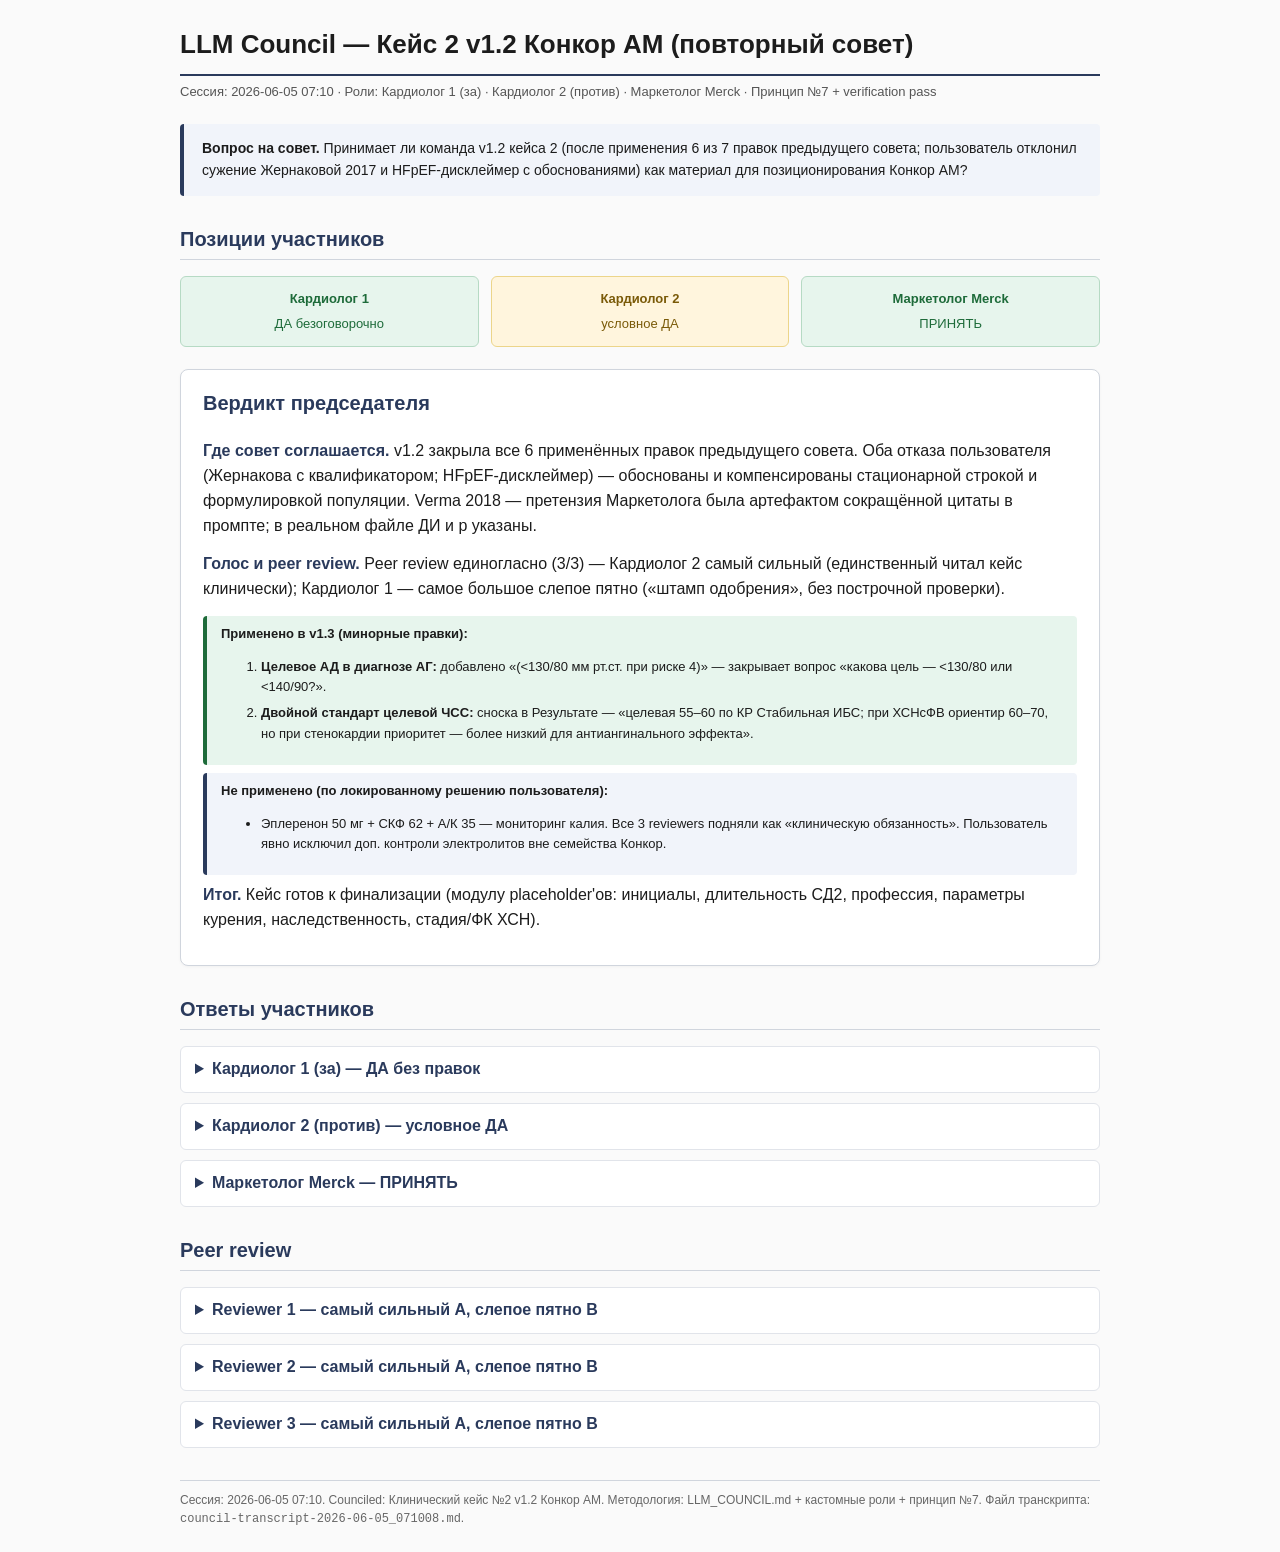
<file: council-report-2026-06-05_071008.html>
<!DOCTYPE html>
<html lang="ru">
<head>
<meta charset="UTF-8">
<title>LLM Council — Кейс 2 v1.2 Конкор АМ (повторный)</title>
<style>
  body { font-family: -apple-system, BlinkMacSystemFont, "Segoe UI", Roboto, Oxygen, Ubuntu, sans-serif; max-width: 920px; margin: 24px auto; padding: 0 20px; color: #1c1c1c; line-height: 1.55; background: #fafafa; }
  h1 { font-size: 26px; border-bottom: 2px solid #2a3a5c; padding-bottom: 10px; margin-bottom: 6px; }
  h2 { font-size: 20px; margin-top: 28px; color: #2a3a5c; border-bottom: 1px solid #d0d5dd; padding-bottom: 4px; }
  .meta { color: #555; font-size: 13px; margin-bottom: 22px; }
  .question { background: #f1f4fa; border-left: 4px solid #2a3a5c; padding: 14px 18px; border-radius: 4px; font-size: 14px; }
  .verdict { background: #fff; border: 1px solid #d0d5dd; border-radius: 8px; padding: 18px 22px; margin: 22px 0; box-shadow: 0 1px 3px rgba(0,0,0,0.04); }
  .verdict h2 { margin-top: 0; border: 0; }
  .verdict-block { margin-bottom: 14px; }
  .verdict-block-title { font-weight: 600; color: #2a3a5c; }
  .grid { display: grid; grid-template-columns: repeat(3, 1fr); gap: 12px; margin: 14px 0 22px; }
  .stance { padding: 12px; border-radius: 6px; font-size: 13px; text-align: center; border: 1px solid; }
  .yes { background: #e7f5ed; border-color: #b6dac4; color: #1e6b3a; }
  .cond { background: #fff5dd; border-color: #ecd58a; color: #7a5a08; }
  .stance-role { font-weight: 600; font-size: 13px; margin-bottom: 4px; }
  details { background: #fff; border: 1px solid #e1e4ea; border-radius: 6px; margin-bottom: 10px; padding: 10px 14px; }
  details summary { cursor: pointer; font-weight: 600; color: #2a3a5c; outline: none; }
  details[open] summary { margin-bottom: 10px; }
  details p, details div { font-size: 14px; color: #1c1c1c; white-space: pre-wrap; }
  .advisor-text { padding-left: 4px; }
  .footer { color: #666; font-size: 12px; margin-top: 32px; border-top: 1px solid #d0d5dd; padding-top: 10px; }
  .applied { background:#e7f5ed; border-left: 4px solid #1e6b3a; padding: 8px 14px; border-radius: 4px; font-size: 13px; margin: 8px 0; }
  .skipped { background:#f1f4fa; border-left: 4px solid #2a3a5c; padding: 8px 14px; border-radius: 4px; font-size: 13px; margin: 8px 0; }
  ol li, ul li { margin-bottom: 6px; }
</style>
</head>
<body>

<h1>LLM Council — Кейс 2 v1.2 Конкор АМ (повторный совет)</h1>
<div class="meta">Сессия: 2026-06-05 07:10 · Роли: Кардиолог 1 (за) · Кардиолог 2 (против) · Маркетолог Merck · Принцип №7 + verification pass</div>

<div class="question">
  <strong>Вопрос на совет.</strong> Принимает ли команда v1.2 кейса 2 (после применения 6 из 7 правок предыдущего совета; пользователь отклонил сужение Жернаковой 2017 и HFpEF-дисклеймер с обоснованиями) как материал для позиционирования Конкор АМ?
</div>

<h2>Позиции участников</h2>
<div class="grid">
  <div class="stance yes"><div class="stance-role">Кардиолог 1</div>ДА безоговорочно</div>
  <div class="stance cond"><div class="stance-role">Кардиолог 2</div>условное ДА</div>
  <div class="stance yes"><div class="stance-role">Маркетолог Merck</div>ПРИНЯТЬ</div>
</div>

<div class="verdict">
  <h2>Вердикт председателя</h2>

  <div class="verdict-block">
    <span class="verdict-block-title">Где совет соглашается.</span> v1.2 закрыла все 6 применённых правок предыдущего совета. Оба отказа пользователя (Жернакова с квалификатором; HFpEF-дисклеймер) — обоснованы и компенсированы стационарной строкой и формулировкой популяции. Verma 2018 — претензия Маркетолога была артефактом сокращённой цитаты в промпте; в реальном файле ДИ и p указаны.
  </div>

  <div class="verdict-block">
    <span class="verdict-block-title">Голос и peer review.</span> Peer review единогласно (3/3) — Кардиолог 2 самый сильный (единственный читал кейс клинически); Кардиолог 1 — самое большое слепое пятно («штамп одобрения», без построчной проверки).
  </div>

  <div class="applied">
    <strong>Применено в v1.3 (минорные правки):</strong>
    <ol>
      <li><strong>Целевое АД в диагнозе АГ:</strong> добавлено «(&lt;130/80 мм рт.ст. при риске 4)» — закрывает вопрос «какова цель — &lt;130/80 или &lt;140/90?».</li>
      <li><strong>Двойной стандарт целевой ЧСС:</strong> сноска в Результате — «целевая 55–60 по КР Стабильная ИБС; при ХСНсФВ ориентир 60–70, но при стенокардии приоритет — более низкий для антиангинального эффекта».</li>
    </ol>
  </div>

  <div class="skipped">
    <strong>Не применено (по локированному решению пользователя):</strong>
    <ul>
      <li>Эплеренон 50 мг + СКФ 62 + А/К 35 — мониторинг калия. Все 3 reviewers подняли как «клиническую обязанность». Пользователь явно исключил доп. контроли электролитов вне семейства Конкор.</li>
    </ul>
  </div>

  <div class="verdict-block">
    <span class="verdict-block-title">Итог.</span> Кейс готов к финализации (модулу placeholder'ов: инициалы, длительность СД2, профессия, параметры курения, наследственность, стадия/ФК ХСН).
  </div>
</div>

<h2>Ответы участников</h2>

<details>
  <summary>Кардиолог 1 (за) — ДА без правок</summary>
  <div class="advisor-text">v1.2 закрывает принципиальные клинические уязвимости.

- Диагноз АГ корректен по КР МЗ РФ (на АГТ степень не указывается).
- HFA-PEFF 5 корректен; ФВ 51% → подтверждённый HFpEF.
- ИМТ 26,5 верифицирован арифметически.

Что v1.2 отвечает на возражения:
- Стационарная строка закрывает Конкор Кор без HFpEF-дисклеймера.
- Жернакова с квалификатором принята.
- Fair balance безупречен.
- Доказательная оговорка точна.

Итог: готов к продакшену.</div>
</details>

<details>
  <summary>Кардиолог 2 (против) — условное ДА</summary>
  <div class="advisor-text">Построчные находки:
- «ГБ III ст. АД не достигнут» без указания цифры целевого.
- ЧСС ~58 «целевая 55-60» (КР ИБС) vs КР ХСН 60-70 — двойной стандарт.
- Эплеренон 50 + СКФ 62 + А/К 35 — мониторинг калия выпадает.

Отказы пользователя:
- Жернакова с квалификатором — закрыта; у пациента МС фактически присутствует.
- HFpEF-дисклеймер — допустимо без, если докладчик не заявляет Конкор АМ как терапию ХСНсФВ.

Итог: клинически состоятелен. Два открытых момента — косметика. Докладчику держать ответ на ЧСС.</div>
</details>

<details>
  <summary>Маркетолог Merck — ПРИНЯТЬ</summary>
  <div class="advisor-text">Регуляторно-маркетинговые находки:
- Verma 2018 без ДИ — артефакт промпта; в реальном файле ДИ + p указаны.
- Жернакова с квалификатором — претензий нет.
- Fair balance «риск низкий» — оценочно; механистическая сноска была бы плюсом.

Отказы:
- Сужение Жернаковой обоснован; квалификатор устранил уязвимость.
- HFpEF-дисклеймер принимаемый; стационарная строка контекстуализирует.

Вердикт: ПРИНИМАЕМ.</div>
</details>

<h2>Peer review</h2>

<details>
  <summary>Reviewer 1 — самый сильный A, слепое пятно B</summary>
  <div class="advisor-text">1. Самый сильный — A. Единственный поднял реальную клиническую проблему: эплеренон + СКФ 62 + А/К 35 = риск гиперкалиемии; коллизия ЧСС между КР ИБС и КР ХСН.
2. Слепое пятно — B. «Готов к продакшену» без замечаний — ратификация, не рецензия.
3. Упустили все: явная строка мониторинга калия — клиническая обязанность.</div>
</details>

<details>
  <summary>Reviewer 2 — самый сильный A, слепое пятно B</summary>
  <div class="advisor-text">1. Самый сильный — A. Единственный читал клинически.
2. Слепое пятно — B. «Готов к продакшену» при двойном стандарте ЧСС — штамп.
3. Упустили все: обоснование конкретных дозировок Конкор АМ в контексте ЧСС ~58.</div>
</details>

<details>
  <summary>Reviewer 3 — самый сильный A, слепое пятно B</summary>
  <div class="advisor-text">1. Самый сильный — A. Конкурирующие рамки ЧСС и риск гиперкалиемии при эплерноне.
2. Слепое пятно — B. Штамп одобрения.
3. Упустили все: СКФ 62 = ХБП С2; при эплереноне пограничная зона. Никто не зафиксировал исходный калий.</div>
</details>

<div class="footer">
  Сессия: 2026-06-05 07:10. Counciled: Клинический кейс №2 v1.2 Конкор АМ. Методология: LLM_COUNCIL.md + кастомные роли + принцип №7.
  Файл транскрипта: <code>council-transcript-2026-06-05_071008.md</code>.
</div>

</body>
</html>
</file>
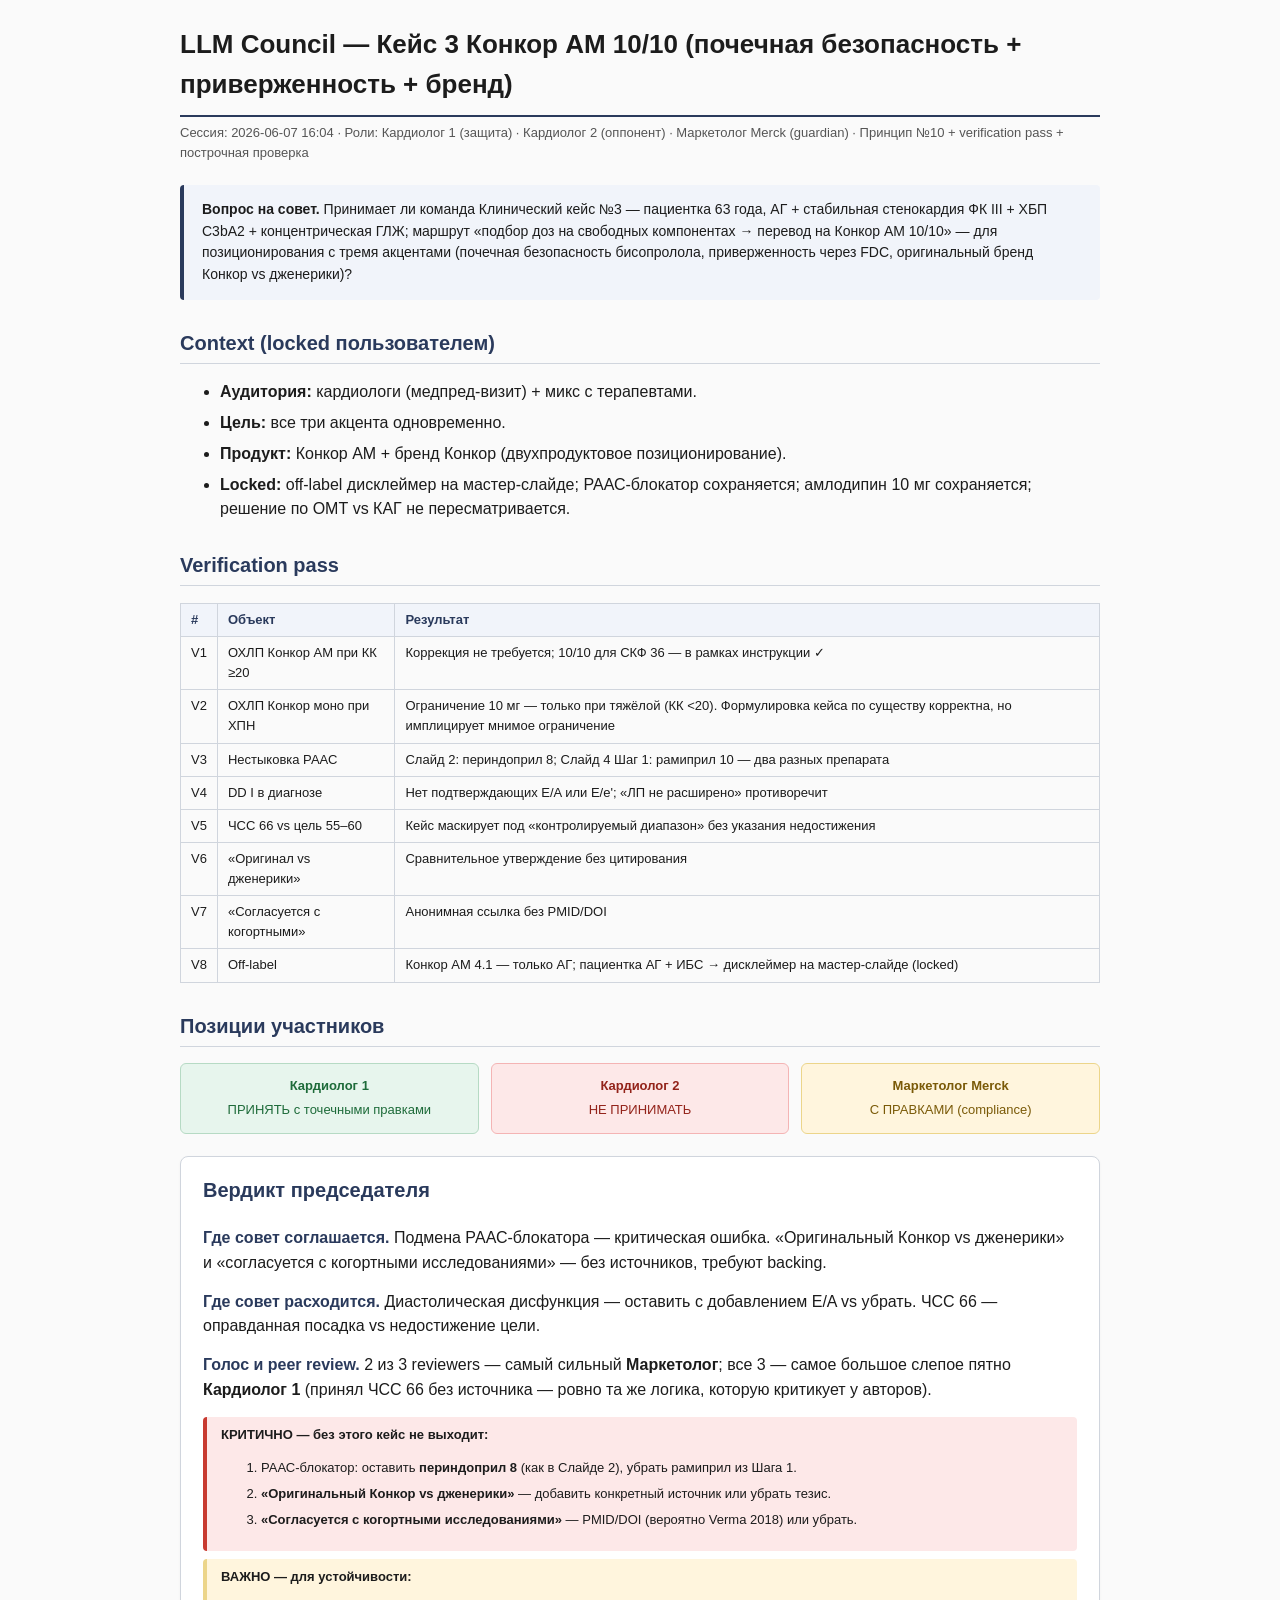
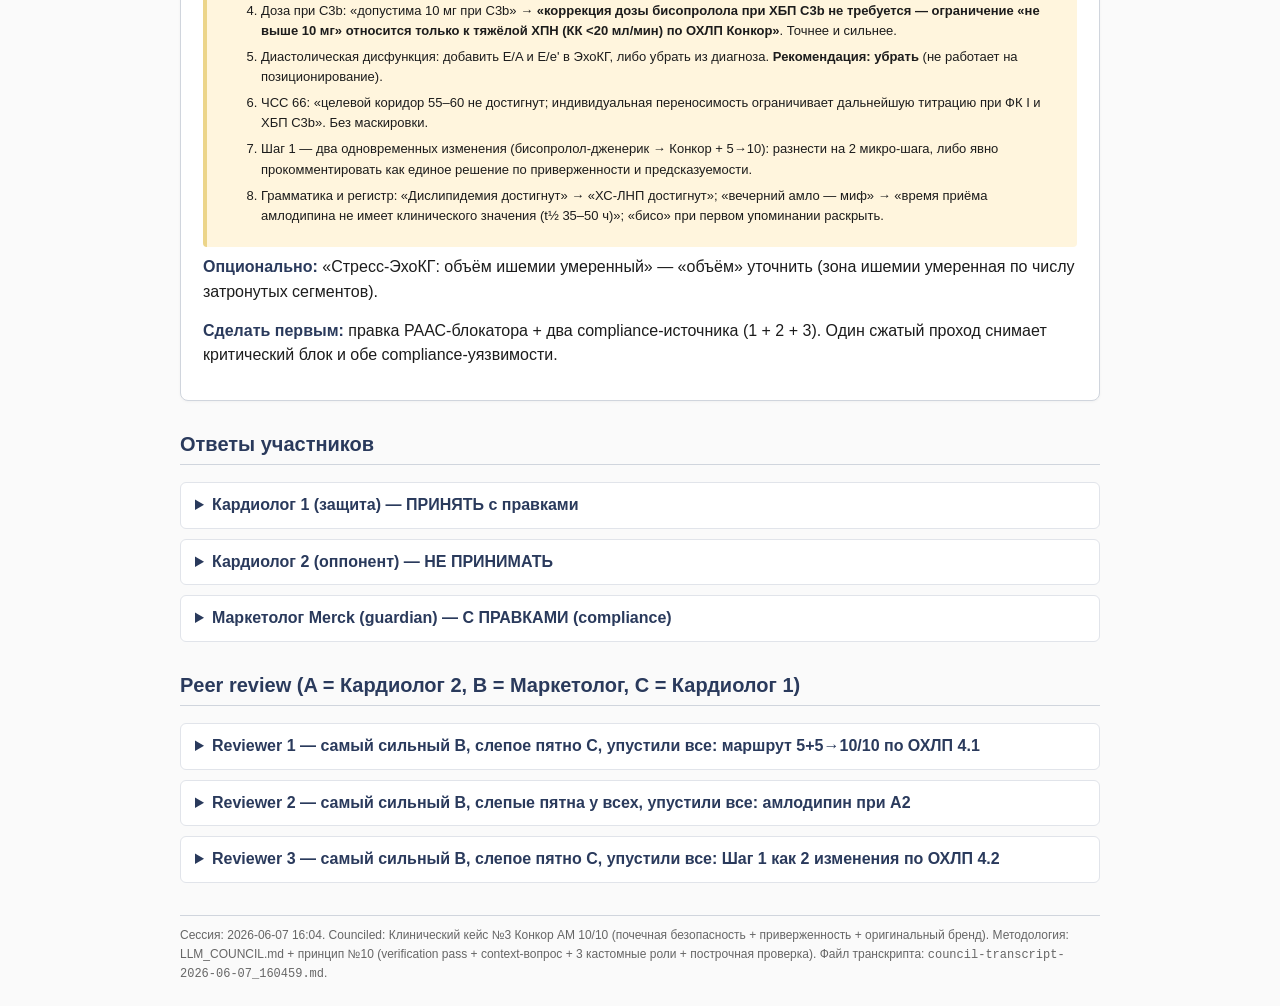
<file: council-report-2026-06-07_160459.html>
<!DOCTYPE html>
<html lang="ru">
<head>
<meta charset="UTF-8">
<title>LLM Council — Кейс 3 Конкор АМ 10/10 (почечная безопасность)</title>
<style>
  body { font-family: -apple-system, BlinkMacSystemFont, "Segoe UI", Roboto, Oxygen, Ubuntu, sans-serif; max-width: 920px; margin: 24px auto; padding: 0 20px; color: #1c1c1c; line-height: 1.55; background: #fafafa; }
  h1 { font-size: 26px; border-bottom: 2px solid #2a3a5c; padding-bottom: 10px; margin-bottom: 6px; }
  h2 { font-size: 20px; margin-top: 28px; color: #2a3a5c; border-bottom: 1px solid #d0d5dd; padding-bottom: 4px; }
  .meta { color: #555; font-size: 13px; margin-bottom: 22px; }
  .question { background: #f1f4fa; border-left: 4px solid #2a3a5c; padding: 14px 18px; border-radius: 4px; font-size: 14px; }
  .verdict { background: #fff; border: 1px solid #d0d5dd; border-radius: 8px; padding: 18px 22px; margin: 22px 0; box-shadow: 0 1px 3px rgba(0,0,0,0.04); }
  .verdict h2 { margin-top: 0; border: 0; }
  .verdict-block { margin-bottom: 14px; }
  .verdict-block-title { font-weight: 600; color: #2a3a5c; }
  .grid { display: grid; grid-template-columns: repeat(3, 1fr); gap: 12px; margin: 14px 0 22px; }
  .stance { padding: 12px; border-radius: 6px; font-size: 13px; text-align: center; border: 1px solid; }
  .yes { background: #e7f5ed; border-color: #b6dac4; color: #1e6b3a; }
  .no { background: #fde8e8; border-color: #f4b4b4; color: #93231a; }
  .cond { background: #fff5dd; border-color: #ecd58a; color: #7a5a08; }
  .stance-role { font-weight: 600; font-size: 13px; margin-bottom: 4px; }
  details { background: #fff; border: 1px solid #e1e4ea; border-radius: 6px; margin-bottom: 10px; padding: 10px 14px; }
  details summary { cursor: pointer; font-weight: 600; color: #2a3a5c; outline: none; }
  details[open] summary { margin-bottom: 10px; }
  details div { font-size: 14px; color: #1c1c1c; white-space: pre-wrap; }
  .footer { color: #666; font-size: 12px; margin-top: 32px; border-top: 1px solid #d0d5dd; padding-top: 10px; }
  .critical { background: #fde8e8; border-left: 4px solid #c83a30; padding: 8px 14px; border-radius: 4px; font-size: 13px; margin: 8px 0; }
  .important { background: #fff5dd; border-left: 4px solid #ecd58a; padding: 8px 14px; border-radius: 4px; font-size: 13px; margin: 8px 0; }
  ol li, ul li { margin-bottom: 6px; }
  table { border-collapse: collapse; width: 100%; font-size: 13px; margin: 12px 0; }
  th, td { border: 1px solid #d0d5dd; padding: 6px 10px; text-align: left; vertical-align: top; }
  th { background: #f1f4fa; color: #2a3a5c; }
</style>
</head>
<body>

<h1>LLM Council — Кейс 3 Конкор АМ 10/10 (почечная безопасность + приверженность + бренд)</h1>
<div class="meta">Сессия: 2026-06-07 16:04 · Роли: Кардиолог 1 (защита) · Кардиолог 2 (оппонент) · Маркетолог Merck (guardian) · Принцип №10 + verification pass + построчная проверка</div>

<div class="question">
  <strong>Вопрос на совет.</strong> Принимает ли команда Клинический кейс №3 — пациентка 63 года, АГ + стабильная стенокардия ФК III + ХБП С3bА2 + концентрическая ГЛЖ; маршрут «подбор доз на свободных компонентах → перевод на Конкор АМ 10/10» — для позиционирования с тремя акцентами (почечная безопасность бисопролола, приверженность через FDC, оригинальный бренд Конкор vs дженерики)?
</div>

<h2>Context (locked пользователем)</h2>
<ul>
  <li><strong>Аудитория:</strong> кардиологи (медпред-визит) + микс с терапевтами.</li>
  <li><strong>Цель:</strong> все три акцента одновременно.</li>
  <li><strong>Продукт:</strong> Конкор АМ + бренд Конкор (двухпродуктовое позиционирование).</li>
  <li><strong>Locked:</strong> off-label дисклеймер на мастер-слайде; РААС-блокатор сохраняется; амлодипин 10 мг сохраняется; решение по ОМТ vs КАГ не пересматривается.</li>
</ul>

<h2>Verification pass</h2>
<table>
<tr><th>#</th><th>Объект</th><th>Результат</th></tr>
<tr><td>V1</td><td>ОХЛП Конкор АМ при КК ≥20</td><td>Коррекция не требуется; 10/10 для СКФ 36 — в рамках инструкции ✓</td></tr>
<tr><td>V2</td><td>ОХЛП Конкор моно при ХПН</td><td>Ограничение 10 мг — только при тяжёлой (КК &lt;20). Формулировка кейса по существу корректна, но имплицирует мнимое ограничение</td></tr>
<tr><td>V3</td><td>Нестыковка РААС</td><td>Слайд 2: периндоприл 8; Слайд 4 Шаг 1: рамиприл 10 — два разных препарата</td></tr>
<tr><td>V4</td><td>DD I в диагнозе</td><td>Нет подтверждающих E/A или E/e'; «ЛП не расширено» противоречит</td></tr>
<tr><td>V5</td><td>ЧСС 66 vs цель 55–60</td><td>Кейс маскирует под «контролируемый диапазон» без указания недостижения</td></tr>
<tr><td>V6</td><td>«Оригинал vs дженерики»</td><td>Сравнительное утверждение без цитирования</td></tr>
<tr><td>V7</td><td>«Согласуется с когортными»</td><td>Анонимная ссылка без PMID/DOI</td></tr>
<tr><td>V8</td><td>Off-label</td><td>Конкор АМ 4.1 — только АГ; пациентка АГ + ИБС → дисклеймер на мастер-слайде (locked)</td></tr>
</table>

<h2>Позиции участников</h2>
<div class="grid">
  <div class="stance yes"><div class="stance-role">Кардиолог 1</div>ПРИНЯТЬ с точечными правками</div>
  <div class="stance no"><div class="stance-role">Кардиолог 2</div>НЕ ПРИНИМАТЬ</div>
  <div class="stance cond"><div class="stance-role">Маркетолог Merck</div>С ПРАВКАМИ (compliance)</div>
</div>

<div class="verdict">
  <h2>Вердикт председателя</h2>

  <div class="verdict-block">
    <span class="verdict-block-title">Где совет соглашается.</span> Подмена РААС-блокатора — критическая ошибка. «Оригинальный Конкор vs дженерики» и «согласуется с когортными исследованиями» — без источников, требуют backing.
  </div>

  <div class="verdict-block">
    <span class="verdict-block-title">Где совет расходится.</span> Диастолическая дисфункция — оставить с добавлением E/A vs убрать. ЧСС 66 — оправданная посадка vs недостижение цели.
  </div>

  <div class="verdict-block">
    <span class="verdict-block-title">Голос и peer review.</span> 2 из 3 reviewers — самый сильный <strong>Маркетолог</strong>; все 3 — самое большое слепое пятно <strong>Кардиолог 1</strong> (принял ЧСС 66 без источника — ровно та же логика, которую критикует у авторов).
  </div>

  <div class="critical">
    <strong>КРИТИЧНО — без этого кейс не выходит:</strong>
    <ol>
      <li>РААС-блокатор: оставить <strong>периндоприл 8</strong> (как в Слайде 2), убрать рамиприл из Шага 1.</li>
      <li><strong>«Оригинальный Конкор vs дженерики»</strong> — добавить конкретный источник или убрать тезис.</li>
      <li><strong>«Согласуется с когортными исследованиями»</strong> — PMID/DOI (вероятно Verma 2018) или убрать.</li>
    </ol>
  </div>

  <div class="important">
    <strong>ВАЖНО — для устойчивости:</strong>
    <ol start="4">
      <li>Доза при С3b: «допустима 10 мг при С3b» → <strong>«коррекция дозы бисопролола при ХБП С3b не требуется — ограничение «не выше 10 мг» относится только к тяжёлой ХПН (КК &lt;20 мл/мин) по ОХЛП Конкор»</strong>. Точнее и сильнее.</li>
      <li>Диастолическая дисфункция: добавить E/A и E/e' в ЭхоКГ, либо убрать из диагноза. <strong>Рекомендация: убрать</strong> (не работает на позиционирование).</li>
      <li>ЧСС 66: «целевой коридор 55–60 не достигнут; индивидуальная переносимость ограничивает дальнейшую титрацию при ФК I и ХБП С3b». Без маскировки.</li>
      <li>Шаг 1 — два одновременных изменения (бисопролол-дженерик → Конкор + 5→10): разнести на 2 микро-шага, либо явно прокомментировать как единое решение по приверженности и предсказуемости.</li>
      <li>Грамматика и регистр: «Дислипидемия достигнут» → «ХС-ЛНП достигнут»; «вечерний амло — миф» → «время приёма амлодипина не имеет клинического значения (t½ 35–50 ч)»; «бисо» при первом упоминании раскрыть.</li>
    </ol>
  </div>

  <div class="verdict-block">
    <span class="verdict-block-title">Опционально:</span> «Стресс-ЭхоКГ: объём ишемии умеренный» — «объём» уточнить (зона ишемии умеренная по числу затронутых сегментов).
  </div>

  <div class="verdict-block">
    <span class="verdict-block-title">Сделать первым:</span> правка РААС-блокатора + два compliance-источника (1 + 2 + 3). Один сжатый проход снимает критический блок и обе compliance-уязвимости.
  </div>
</div>

<h2>Ответы участников</h2>

<details>
  <summary>Кардиолог 1 (защита) — ПРИНЯТЬ с правками</summary>
  <div>Кейс клинически состоятелен; типичный для российской поликлиники профиль. ИМТ 22,8, без СД, ХБП как следствие АГ — согласованный анамнез.

Построчно в пользу:
- ГЛЖ подтверждена двумя методами (Соколов-Лайон 38; ИММЛЖ 118 с ОТС 0,48).
- Локальная сократимость — только по стресс-ЭхоКГ.
- ИБС ФК III: 200–300 м + 1 пролёт — прямой критерий ФК III по CCS.
- СКФ 36 + А/К 80: стадия и альбуминурия совпадают.
- Решение ОМТ vs КАГ обосновано.
- АД ≤130/80 при ХБП достигнут.

Ответы на VF:
- Подмена РААС: правка 3 слов, логику не меняет.
- DD I без E/A: концентрическая ГЛЖ патофизиологически неотделима от DD I; E/A и E/e' добавить.
- ЧСС 66 при ФК I + ХБП — оправданная посадка; fair balance закрывает.

Итог: принять с правкой РААС-блокатора + желательно E/A.</div>
</details>

<details>
  <summary>Кардиолог 2 (оппонент) — НЕ ПРИНИМАТЬ</summary>
  <div>Построчные находки:
- Подмена РААС-блокатора — критическая ошибка перед подготовленным кардиологом.
- DD I без верификации: по ASE/EACVI 2016 — минимум 2 из 4 критериев; нет E/A, E/e', TR; «ЛП в норме» противоречит DD I.
- ЧСС 66 — выход за 55–60; «контролируемый диапазон» без источника — введение в заблуждение.
- Стресс-ЭхоКГ «объём умеренный» — двойное прочтение.
- USP «оригинал vs дженерики» и «когортные» — без ссылок.
- Шаг 1: одновременное повышение бисо 5→10 + (возможно) смена ИАПФ за 7 дней — нельзя атрибутировать эффект.

Вопросы аудитории: почему периндоприл в рамиприл? на чём DD I? цель ЧСС достигнута? какие когортные? что дало эффект на Шаге 1?

Итог: критическая ошибка + невалидированная DD + два неподкреплённых USP + некорректная подача ЧСС 66. Не выдержит разбора.</div>
</details>

<details>
  <summary>Маркетолог Merck (guardian) — С ПРАВКАМИ (compliance)</summary>
  <div>Off-label-вахта + регуляторно-маркетинговые находки:
- «Допустима 10 мг при С3b» имплицирует ограничение, которого нет → «коррекция не требуется (ОХЛП: ограничение только при КК &lt;20)».
- КРАСНЫЙ ФЛАГ: «Оригинал vs дженерики» — без backing-источника (ФЗ-38 ст. 24).
- КРАСНЫЙ ФЛАГ 2: «согласуется с когортными» — PMID/DOI обязательны.
- Подмена РААС — флаг небрежности (зона кардиологов).
- Off-label по показаниям нет: АГ + ИБС в рамках 4.1 (с дисклеймером на мастер-слайде).

USP-блок:
- Видимость продукта удовлетворительная.
- Уникальность частичная: почечная безопасность работает автономно; «оригинал vs дженерики» без цитирования — слабейший USP.
- Тоннель внимания: DD I не работает на позиционирование, кандидат на удаление.
- Дрейф: правильно — заканчивается USP + fair balance.

Небрежность-сторож:
- «Дислипидемия достигнут» — ошибка согласования рода.
- «вечерний амло — миф» — разговорный регистр.
- «бисо» без раскрытия.

Итог: 2 compliance-блокера + переформулировка по С3b + небрежности. С обязательными правками — принимаем.</div>
</details>

<h2>Peer review (A = Кардиолог 2, B = Маркетолог, C = Кардиолог 1)</h2>

<details>
  <summary>Reviewer 1 — самый сильный B, слепое пятно C, упустили все: маршрут 5+5→10/10 по ОХЛП 4.1</summary>
  <div>1. B — единственный с правовой привязкой (ФЗ-38 ст. 24), рабочий рефрейм по С3b, операциональные претензии.

2. C — принял ЧСС 66 как «оправданную посадку» без источника (та же логика, которую критикует у авторов). Оправдание DD I «патофизиологической неотделимостью» — рассуждение, не верификация ASE/EACVI 2016.

3. Маршрут «5+5 → 10/10» не верифицирован против раздела 4.1 ОХЛП Конкор АМ. B как guardian должен был поймать первым.</div>
</details>

<details>
  <summary>Reviewer 2 — самый сильный B, слепые пятна у всех, упустили все: амлодипин при А2</summary>
  <div>1. B — конкретный правовой риск (ФЗ-38 ст. 24); разграничение блокеров и небрежностей; операциональный вывод по С3b.

2. A — деструктивная критика без конструкции; B — принял ЧСС 66 без вопросов; C — слишком быстро закрыл через fair balance.

3. Амлодипин 10 мг при ХБП С3bА2 — не по КК, а по протеинурии и прогрессии нефропатии. USP «почечная безопасность» в центре, и его никто не довёл до конца.</div>
</details>

<details>
  <summary>Reviewer 3 — самый сильный B, слепое пятно C, упустили все: Шаг 1 как 2 изменения по ОХЛП 4.2</summary>
  <div>1. B — два уровня одновременно (клиника + compliance); конкретно и операционно.

2. C — принимает на основе внутренней согласованности (необходимое, но не достаточное); не требует источников под USP.

3. Шаг 1 — два одновременных изменения; верифицировать против раздела 4.2 ОХЛП Конкор АМ: допускает ли эта схема титрации, или единственный валидный сценарий — switch с уже подобранной свободной комбинации.</div>
</details>

<div class="footer">
  Сессия: 2026-06-07 16:04. Counciled: Клинический кейс №3 Конкор АМ 10/10 (почечная безопасность + приверженность + оригинальный бренд). Методология: LLM_COUNCIL.md + принцип №10 (verification pass + context-вопрос + 3 кастомные роли + построчная проверка).
  Файл транскрипта: <code>council-transcript-2026-06-07_160459.md</code>.
</div>

</body>
</html>
</file>
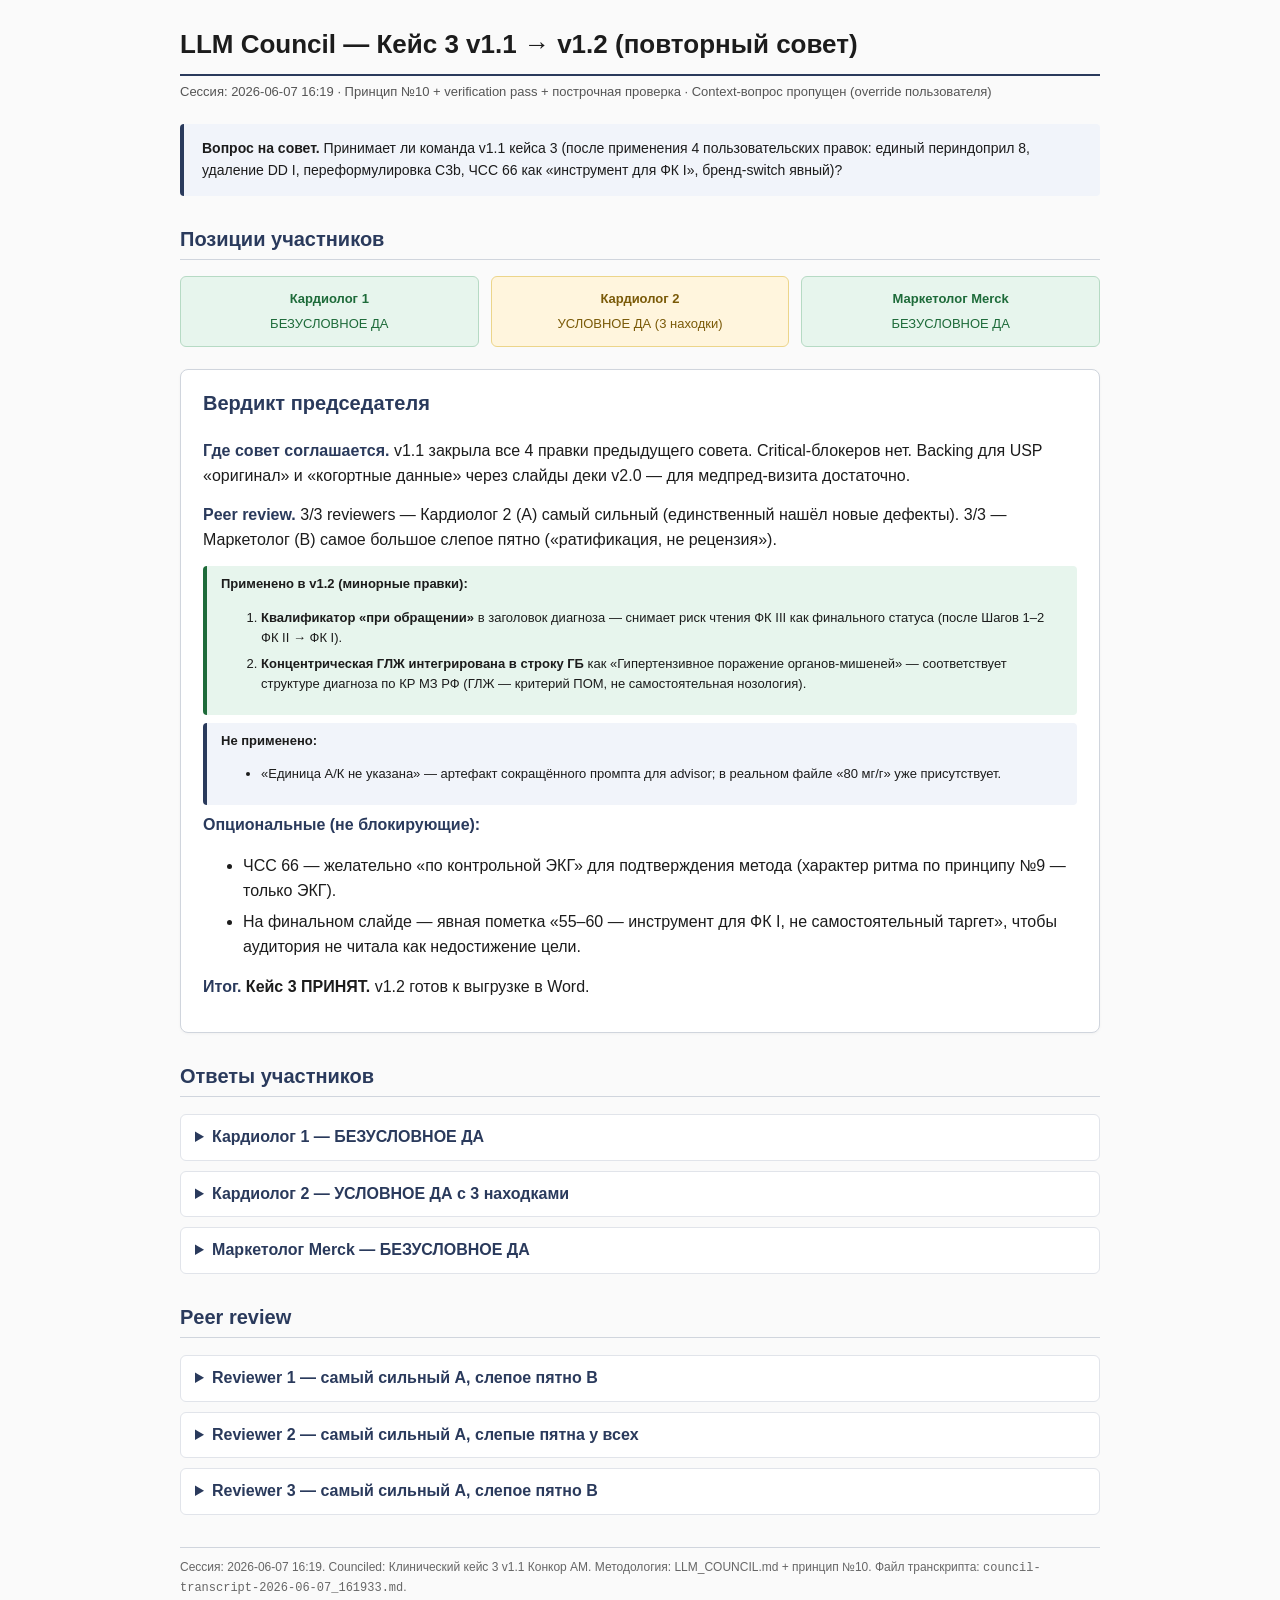
<file: council-report-2026-06-07_161933.html>
<!DOCTYPE html>
<html lang="ru">
<head>
<meta charset="UTF-8">
<title>LLM Council — Кейс 3 v1.1 → v1.2</title>
<style>
  body { font-family: -apple-system, BlinkMacSystemFont, "Segoe UI", Roboto, Oxygen, Ubuntu, sans-serif; max-width: 920px; margin: 24px auto; padding: 0 20px; color: #1c1c1c; line-height: 1.55; background: #fafafa; }
  h1 { font-size: 26px; border-bottom: 2px solid #2a3a5c; padding-bottom: 10px; margin-bottom: 6px; }
  h2 { font-size: 20px; margin-top: 28px; color: #2a3a5c; border-bottom: 1px solid #d0d5dd; padding-bottom: 4px; }
  .meta { color: #555; font-size: 13px; margin-bottom: 22px; }
  .question { background: #f1f4fa; border-left: 4px solid #2a3a5c; padding: 14px 18px; border-radius: 4px; font-size: 14px; }
  .verdict { background: #fff; border: 1px solid #d0d5dd; border-radius: 8px; padding: 18px 22px; margin: 22px 0; box-shadow: 0 1px 3px rgba(0,0,0,0.04); }
  .verdict h2 { margin-top: 0; border: 0; }
  .verdict-block { margin-bottom: 14px; }
  .verdict-block-title { font-weight: 600; color: #2a3a5c; }
  .grid { display: grid; grid-template-columns: repeat(3, 1fr); gap: 12px; margin: 14px 0 22px; }
  .stance { padding: 12px; border-radius: 6px; font-size: 13px; text-align: center; border: 1px solid; }
  .yes { background: #e7f5ed; border-color: #b6dac4; color: #1e6b3a; }
  .cond { background: #fff5dd; border-color: #ecd58a; color: #7a5a08; }
  .stance-role { font-weight: 600; font-size: 13px; margin-bottom: 4px; }
  details { background: #fff; border: 1px solid #e1e4ea; border-radius: 6px; margin-bottom: 10px; padding: 10px 14px; }
  details summary { cursor: pointer; font-weight: 600; color: #2a3a5c; outline: none; }
  details[open] summary { margin-bottom: 10px; }
  details div { font-size: 14px; color: #1c1c1c; white-space: pre-wrap; }
  .footer { color: #666; font-size: 12px; margin-top: 32px; border-top: 1px solid #d0d5dd; padding-top: 10px; }
  .applied { background: #e7f5ed; border-left: 4px solid #1e6b3a; padding: 8px 14px; border-radius: 4px; font-size: 13px; margin: 8px 0; }
  .skipped { background: #f1f4fa; border-left: 4px solid #2a3a5c; padding: 8px 14px; border-radius: 4px; font-size: 13px; margin: 8px 0; }
  ol li, ul li { margin-bottom: 6px; }
</style>
</head>
<body>

<h1>LLM Council — Кейс 3 v1.1 → v1.2 (повторный совет)</h1>
<div class="meta">Сессия: 2026-06-07 16:19 · Принцип №10 + verification pass + построчная проверка · Context-вопрос пропущен (override пользователя)</div>

<div class="question">
  <strong>Вопрос на совет.</strong> Принимает ли команда v1.1 кейса 3 (после применения 4 пользовательских правок: единый периндоприл 8, удаление DD I, переформулировка С3b, ЧСС 66 как «инструмент для ФК I», бренд-switch явный)?
</div>

<h2>Позиции участников</h2>
<div class="grid">
  <div class="stance yes"><div class="stance-role">Кардиолог 1</div>БЕЗУСЛОВНОЕ ДА</div>
  <div class="stance cond"><div class="stance-role">Кардиолог 2</div>УСЛОВНОЕ ДА (3 находки)</div>
  <div class="stance yes"><div class="stance-role">Маркетолог Merck</div>БЕЗУСЛОВНОЕ ДА</div>
</div>

<div class="verdict">
  <h2>Вердикт председателя</h2>

  <div class="verdict-block">
    <span class="verdict-block-title">Где совет соглашается.</span> v1.1 закрыла все 4 правки предыдущего совета. Critical-блокеров нет. Backing для USP «оригинал» и «когортные данные» через слайды деки v2.0 — для медпред-визита достаточно.
  </div>

  <div class="verdict-block">
    <span class="verdict-block-title">Peer review.</span> 3/3 reviewers — Кардиолог 2 (А) самый сильный (единственный нашёл новые дефекты). 3/3 — Маркетолог (B) самое большое слепое пятно («ратификация, не рецензия»).
  </div>

  <div class="applied">
    <strong>Применено в v1.2 (минорные правки):</strong>
    <ol>
      <li><strong>Квалификатор «при обращении»</strong> в заголовок диагноза — снимает риск чтения ФК III как финального статуса (после Шагов 1–2 ФК II → ФК I).</li>
      <li><strong>Концентрическая ГЛЖ интегрирована в строку ГБ</strong> как «Гипертензивное поражение органов-мишеней» — соответствует структуре диагноза по КР МЗ РФ (ГЛЖ — критерий ПОМ, не самостоятельная нозология).</li>
    </ol>
  </div>

  <div class="skipped">
    <strong>Не применено:</strong>
    <ul>
      <li>«Единица А/К не указана» — артефакт сокращённого промпта для advisor; в реальном файле «80 мг/г» уже присутствует.</li>
    </ul>
  </div>

  <div class="verdict-block">
    <span class="verdict-block-title">Опциональные (не блокирующие):</span>
    <ul>
      <li>ЧСС 66 — желательно «по контрольной ЭКГ» для подтверждения метода (характер ритма по принципу №9 — только ЭКГ).</li>
      <li>На финальном слайде — явная пометка «55–60 — инструмент для ФК I, не самостоятельный таргет», чтобы аудитория не читала как недостижение цели.</li>
    </ul>
  </div>

  <div class="verdict-block">
    <span class="verdict-block-title">Итог.</span> <strong>Кейс 3 ПРИНЯТ.</strong> v1.2 готов к выгрузке в Word.
  </div>
</div>

<h2>Ответы участников</h2>

<details>
  <summary>Кардиолог 1 — БЕЗУСЛОВНОЕ ДА</summary>
  <div>v1.1 клинически состоятелен.
- РААС единый (периндоприл 8) — терапия когерентна; выбор оправдан (нефропротективно при А2 + ГБ как причине ХБП).
- DD I убрана корректно — без верифицирующих эхо-критериев, NT-proBNP не определялся.
- С3b: ограничение 10 мг — для тяжёлой ХПН (КК &lt;20), при С3b 10 мг допустимо.
- ЧСС 66 при ФК I — переформулирована корректно; 55–60 — инструмент симптомного контроля.
- Бренд-switch явный — нарратив прозрачный.

Принимаю.</div>
</details>

<details>
  <summary>Кардиолог 2 — УСЛОВНОЕ ДА с 3 находками</summary>
  <div>Применённые правки закрыты: РААС, DD I, С3b, ЧСС 66, бренд-switch — всё закрыто.

Новые структурные находки:
1. «Диагноз ИБС ССН ФК III» без временной метки — риск чтения как финального статуса.
2. «Концентрическая ГЛЖ» отдельной строкой — по КР МЗ РФ это ПОМ, должно быть внутри строки ГБ.
3. «А/К 80 А2» — единица не указана (артефакт промпта; в файле она есть).

Итог: 3 находки структурно-косметические, не блокируют, но при аудите — уязвимые.</div>
</details>

<details>
  <summary>Маркетолог Merck — БЕЗУСЛОВНОЕ ДА</summary>
  <div>- Off-label-вахта: формулировка С3b привязана к порогу ОХЛП — достаточно.
- Видимость/уникальность: бренд-switch явный; Конкор АМ 10/10 — единый агент Шага 2.
- Тоннель внимания: DD I убрана корректно — деталь не работала на позиционирование.
- Дрейф: кейс заканчивается продуктовым выводом.
- Backing-слайды деки для «оригинал/когортные» — для медпред-визита достаточно (locked-решение).

Все 4 compliance-блокера v1.0 устранены.</div>
</details>

<h2>Peer review</h2>

<details>
  <summary>Reviewer 1 — самый сильный A, слепое пятно B</summary>
  <div>1. Самый сильный — A. Единственный нашёл новые дефекты, а не подтвердил закрытые. ГЛЖ как отдельная нозология — не косметика, ошибка формулировки.
2. Слепое пятно — B. «Безусловное ДА» без оговорки — не guardian, ратификация.
3. Упустили все: ЧСС 66 без указания метода измерения (характер ритма и динамика ЧСС — только по ЭКГ).</div>
</details>

<details>
  <summary>Reviewer 2 — самый сильный A, слепые пятна у всех</summary>
  <div>1. Самый сильный — A. Не «да/нет», а риск-карта с указанием слайда/строки.
2. Слепые пятна: A не оценил клиническую логику (периндоприл, ЧСС при ФК I); B работал только compliance-сторожем; C не оценил, работает ли каждая деталь на USP.
3. Упустили все: на финальном слайде нет явной пометки «55–60 — инструмент, не таргет»; без неё аудитория прочтёт как недостижение цели.</div>
</details>

<details>
  <summary>Reviewer 3 — самый сильный A, слепое пятно B</summary>
  <div>1. Самый сильный — A. Новые находки с механизмом ошибки.
2. Слепое пятно — B. «Off-label чистая» без ссылки на 4.1 ОХЛП — декларация вместо верификации.
3. Упустили все: операционный консенсус по находкам A; никто не ответил, блокируют ли они приём.</div>
</details>

<div class="footer">
  Сессия: 2026-06-07 16:19. Counciled: Клинический кейс 3 v1.1 Конкор АМ. Методология: LLM_COUNCIL.md + принцип №10. Файл транскрипта: <code>council-transcript-2026-06-07_161933.md</code>.
</div>

</body>
</html>
</file>
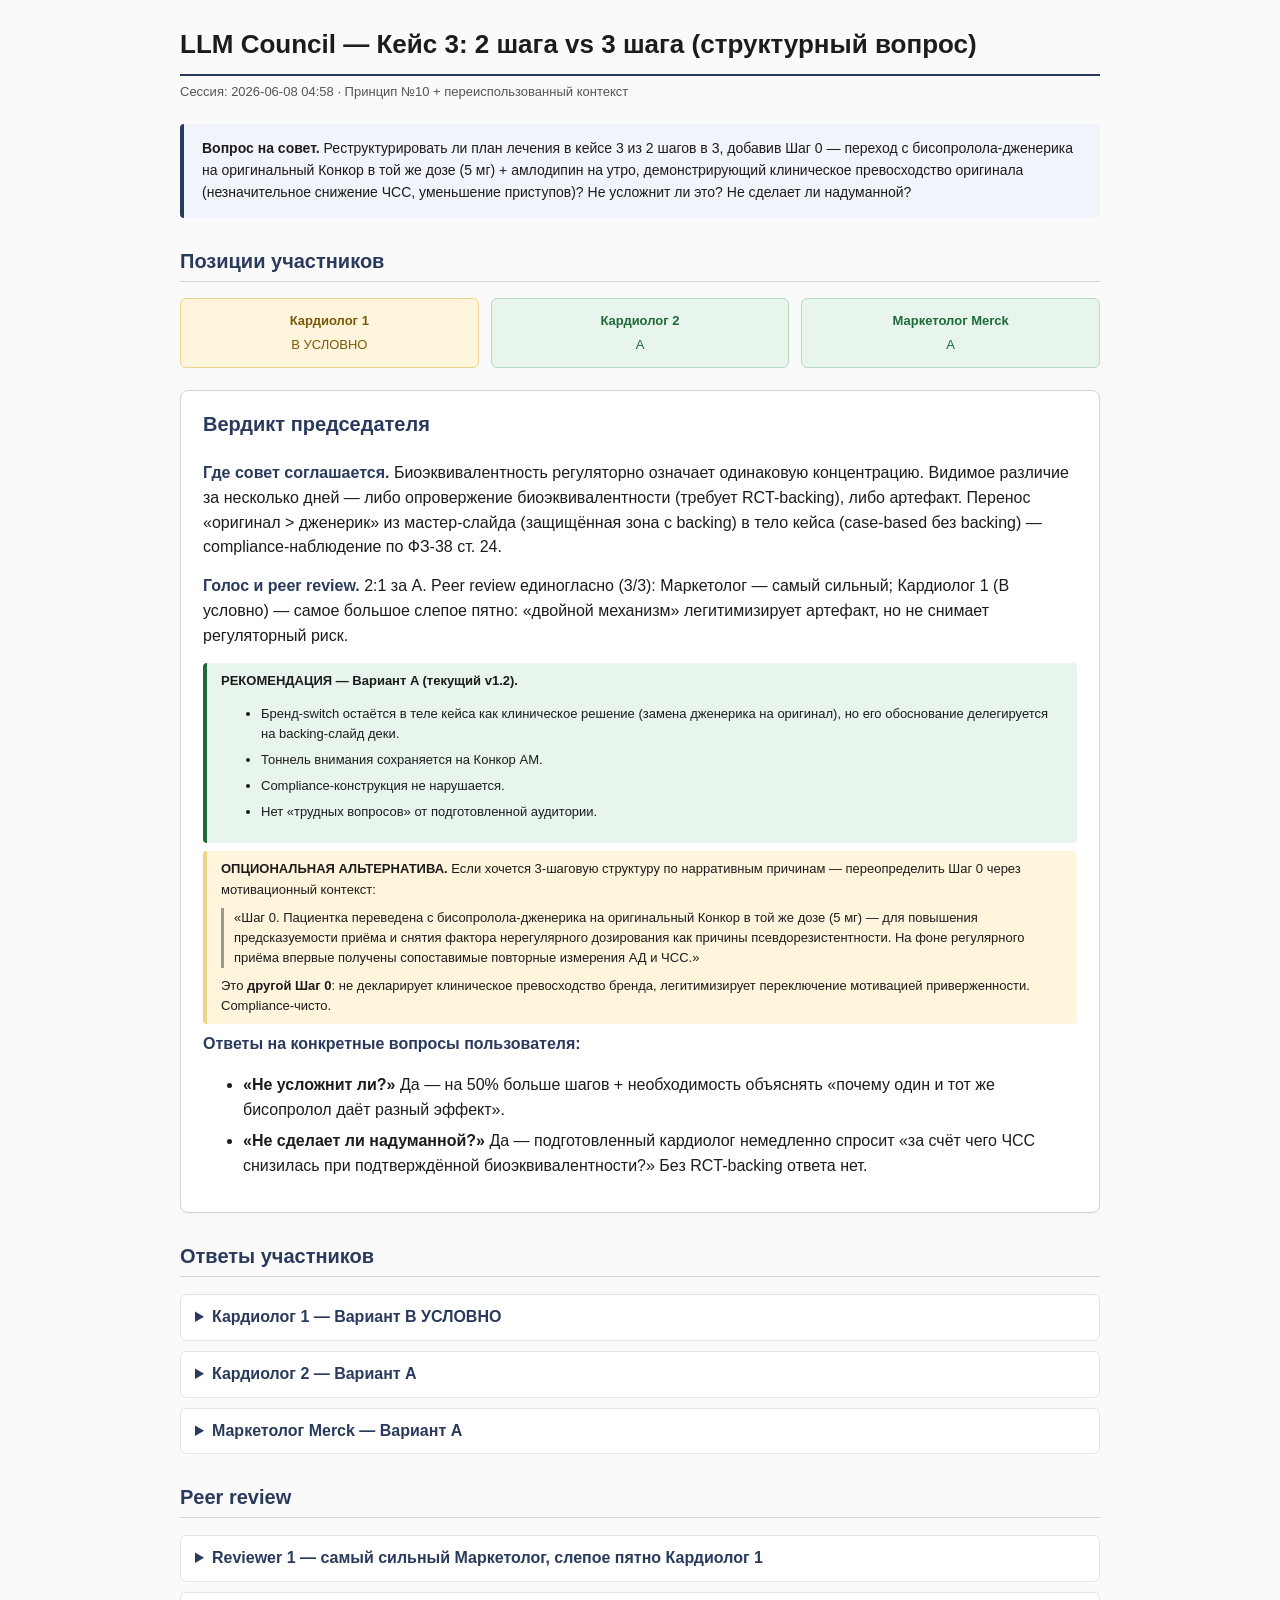
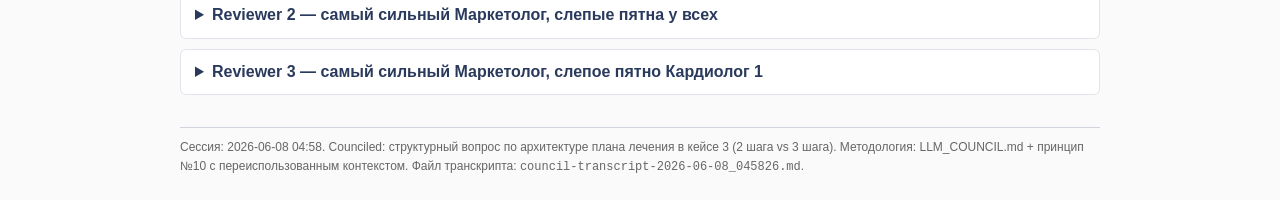
<file: council-report-2026-06-08_045826.html>
<!DOCTYPE html>
<html lang="ru">
<head>
<meta charset="UTF-8">
<title>LLM Council — Кейс 3: 2 шага vs 3 шага</title>
<style>
  body { font-family: -apple-system, BlinkMacSystemFont, "Segoe UI", Roboto, Oxygen, Ubuntu, sans-serif; max-width: 920px; margin: 24px auto; padding: 0 20px; color: #1c1c1c; line-height: 1.55; background: #fafafa; }
  h1 { font-size: 26px; border-bottom: 2px solid #2a3a5c; padding-bottom: 10px; margin-bottom: 6px; }
  h2 { font-size: 20px; margin-top: 28px; color: #2a3a5c; border-bottom: 1px solid #d0d5dd; padding-bottom: 4px; }
  .meta { color: #555; font-size: 13px; margin-bottom: 22px; }
  .question { background: #f1f4fa; border-left: 4px solid #2a3a5c; padding: 14px 18px; border-radius: 4px; font-size: 14px; }
  .verdict { background: #fff; border: 1px solid #d0d5dd; border-radius: 8px; padding: 18px 22px; margin: 22px 0; box-shadow: 0 1px 3px rgba(0,0,0,0.04); }
  .verdict h2 { margin-top: 0; border: 0; }
  .verdict-block { margin-bottom: 14px; }
  .verdict-block-title { font-weight: 600; color: #2a3a5c; }
  .grid { display: grid; grid-template-columns: repeat(3, 1fr); gap: 12px; margin: 14px 0 22px; }
  .stance { padding: 12px; border-radius: 6px; font-size: 13px; text-align: center; border: 1px solid; }
  .yes { background: #e7f5ed; border-color: #b6dac4; color: #1e6b3a; }
  .no { background: #fde8e8; border-color: #f4b4b4; color: #93231a; }
  .cond { background: #fff5dd; border-color: #ecd58a; color: #7a5a08; }
  .stance-role { font-weight: 600; font-size: 13px; margin-bottom: 4px; }
  details { background: #fff; border: 1px solid #e1e4ea; border-radius: 6px; margin-bottom: 10px; padding: 10px 14px; }
  details summary { cursor: pointer; font-weight: 600; color: #2a3a5c; outline: none; }
  details[open] summary { margin-bottom: 10px; }
  details div { font-size: 14px; color: #1c1c1c; white-space: pre-wrap; }
  .footer { color: #666; font-size: 12px; margin-top: 32px; border-top: 1px solid #d0d5dd; padding-top: 10px; }
  .recommend { background: #e7f5ed; border-left: 4px solid #1e6b3a; padding: 8px 14px; border-radius: 4px; font-size: 13px; margin: 8px 0; }
  .alternative { background: #fff5dd; border-left: 4px solid #ecd58a; padding: 8px 14px; border-radius: 4px; font-size: 13px; margin: 8px 0; }
  ol li, ul li { margin-bottom: 6px; }
</style>
</head>
<body>

<h1>LLM Council — Кейс 3: 2 шага vs 3 шага (структурный вопрос)</h1>
<div class="meta">Сессия: 2026-06-08 04:58 · Принцип №10 + переиспользованный контекст</div>

<div class="question">
  <strong>Вопрос на совет.</strong> Реструктурировать ли план лечения в кейсе 3 из 2 шагов в 3, добавив Шаг 0 — переход с бисопролола-дженерика на оригинальный Конкор в той же дозе (5 мг) + амлодипин на утро, демонстрирующий клиническое превосходство оригинала (незначительное снижение ЧСС, уменьшение приступов)? Не усложнит ли это? Не сделает ли надуманной?
</div>

<h2>Позиции участников</h2>
<div class="grid">
  <div class="stance cond"><div class="stance-role">Кардиолог 1</div>B УСЛОВНО</div>
  <div class="stance yes"><div class="stance-role">Кардиолог 2</div>A</div>
  <div class="stance yes"><div class="stance-role">Маркетолог Merck</div>A</div>
</div>

<div class="verdict">
  <h2>Вердикт председателя</h2>

  <div class="verdict-block">
    <span class="verdict-block-title">Где совет соглашается.</span> Биоэквивалентность регуляторно означает одинаковую концентрацию. Видимое различие за несколько дней — либо опровержение биоэквивалентности (требует RCT-backing), либо артефакт. Перенос «оригинал &gt; дженерик» из мастер-слайда (защищённая зона с backing) в тело кейса (case-based без backing) — compliance-наблюдение по ФЗ-38 ст. 24.
  </div>

  <div class="verdict-block">
    <span class="verdict-block-title">Голос и peer review.</span> 2:1 за A. Peer review единогласно (3/3): Маркетолог — самый сильный; Кардиолог 1 (B условно) — самое большое слепое пятно: «двойной механизм» легитимизирует артефакт, но не снимает регуляторный риск.
  </div>

  <div class="recommend">
    <strong>РЕКОМЕНДАЦИЯ — Вариант A (текущий v1.2).</strong>
    <ul>
      <li>Бренд-switch остаётся в теле кейса как клиническое решение (замена дженерика на оригинал), но его обоснование делегируется на backing-слайд деки.</li>
      <li>Тоннель внимания сохраняется на Конкор АМ.</li>
      <li>Compliance-конструкция не нарушается.</li>
      <li>Нет «трудных вопросов» от подготовленной аудитории.</li>
    </ul>
  </div>

  <div class="alternative">
    <strong>ОПЦИОНАЛЬНАЯ АЛЬТЕРНАТИВА.</strong> Если хочется 3-шаговую структуру по нарративным причинам — переопределить Шаг 0 через мотивационный контекст:
    <blockquote style="font-size:13px;border-left:3px solid #999;padding-left:10px;margin:8px 0;">«Шаг 0. Пациентка переведена с бисопролола-дженерика на оригинальный Конкор в той же дозе (5 мг) — для повышения предсказуемости приёма и снятия фактора нерегулярного дозирования как причины псевдорезистентности. На фоне регулярного приёма впервые получены сопоставимые повторные измерения АД и ЧСС.»</blockquote>
    Это <strong>другой Шаг 0</strong>: не декларирует клиническое превосходство бренда, легитимизирует переключение мотивацией приверженности. Compliance-чисто.
  </div>

  <div class="verdict-block">
    <span class="verdict-block-title">Ответы на конкретные вопросы пользователя:</span>
    <ul>
      <li><strong>«Не усложнит ли?»</strong> Да — на 50% больше шагов + необходимость объяснять «почему один и тот же бисопролол даёт разный эффект».</li>
      <li><strong>«Не сделает ли надуманной?»</strong> Да — подготовленный кардиолог немедленно спросит «за счёт чего ЧСС снизилась при подтверждённой биоэквивалентности?» Без RCT-backing ответа нет.</li>
    </ul>
  </div>
</div>

<h2>Ответы участников</h2>

<details>
  <summary>Кардиолог 1 — Вариант B УСЛОВНО</summary>
  <div>Реалистичность Шага 0 — частично, при оговорках. Биоэквивалентность 80–125%; разброс реален при ХБП С3b. Перевод амло на утро = синхронизация пиков.

Двойной механизм:
1. Индивидуальная вариабельность биодоступности.
2. Хронофармакология (амло на утро).

Снижение ЧСС 2–3 уд/мин за несколько дней — физиологически корректно.

Клиническое преимущество над A: дидактическое — Шаг 0 создаёт окно между дженериком и оригиналом, дифференцирующее эффект бренд-свитча от титрования.

Рекомендация: B при явной атрибуции механизма; для терапевтов — A безопаснее.</div>
</details>

<details>
  <summary>Кардиолог 2 — Вариант A</summary>
  <div>Смена бренда при той же дозе не клинически значима. Эффект на ЧСС — от концентрации, не от бренда.

Три неизбежных вопроса:
1. Чем объясняете снижение ЧСС при той же дозе?
2. Длительность достаточна для steady state? (t½ 10–12 ч, ss 4–5 дней; пациентка уже в ss на дженерике.)
3. Реальная практика или конструкция?

Compliance: в A сравнение на мастер-слайде с backing. В B Шаг 0 переносит в тело кейса = case-based без RCT-backing. ФЗ-38 ст. 24 не пройдёт. Перенос compliance-риска в незащищённую зону.

Рекомендация: A. Шаг 0 не пройдёт; компенсация compliance-риска нарративной выгодой отсутствует.</div>
</details>

<details>
  <summary>Маркетолог Merck — Вариант A</summary>
  <div>Off-label-вахта: A = компаниецентричное обобщение с backing, защитимо. B = case-based маркетинговая иллюстрация без RCT-backing; по ФЗ-38 ст. 24 требует исследовательский опор, наблюдение единичного пациента не основание. Compliance-наблюдение по ФЗ-38.

Видимость/уникальность: USP при B эмоционально сильнее, но фрагментируется. Медпред без backing-источника в тексте уязвим.

Тоннель/дрейф: B смещает фокус с «пациентка → FDC» на «оригинал &gt; дженерик, вот доказательство». Конкор АМ — следствие маркетингового тезиса, не клинической проблемы. Продуктовый вывод ослабевает.

Рекомендация: A.</div>
</details>

<h2>Peer review</h2>

<details>
  <summary>Reviewer 1 — самый сильный Маркетолог, слепое пятно Кардиолог 1</summary>
  <div>1. Маркетолог — единственный называет конкретную правовую норму (ФЗ-38 ст. 24) и разграничивает backing-слайд vs case-based иллюстрацию.
2. Кардиолог 1 — «двойной механизм» научно легитимизирует артефакт, но методологически механизмы не изолируются в кейсе.
3. Упустили все: Шаг 0 как нарративная ловушка для медпреда (без backing в руках вынужден импровизировать). Никто не предложил Шаг 0 как мотивационный контекст без декларирования превосходства.</div>
</details>

<details>
  <summary>Reviewer 2 — самый сильный Маркетолог, слепые пятна у всех</summary>
  <div>1. Маркетолог — три уровня (регуляторный + маркетинговый + стратегический); диагноз «фрагментация USP» операционен.
2. Слепые пятна: Кардиолог 2 категоричен (биоэквивалентность популяционна, ХБП С3b меняет ФК); Кардиолог 1 не дифференцирует от «сели-встали»; Маркетолог не рассматривает KOL-аудиторию.
3. Упустили все: нет данных в репо о реальных различиях биодоступности конкретного дженерика бисопролола на российском рынке.</div>
</details>

<details>
  <summary>Reviewer 3 — самый сильный Маркетолог, слепое пятно Кардиолог 1</summary>
  <div>1. Маркетолог — точная регуляторная механика; перенос из защищённой в незащищённую зону + операционное следствие для медпреда.
2. Кардиолог 1 — клиническая аргументация без источника = то, что compliance запрещает в теле кейса. «Атрибуция механизма» не снимает риск, а создаёт второй claim.
3. Упустили все: редакторский вопрос — исчезает ли дидактическая ценность кейса, если бренд-свитч убрать или нейтрализовать?</div>
</details>

<div class="footer">
  Сессия: 2026-06-08 04:58. Counciled: структурный вопрос по архитектуре плана лечения в кейсе 3 (2 шага vs 3 шага). Методология: LLM_COUNCIL.md + принцип №10 с переиспользованным контекстом. Файл транскрипта: <code>council-transcript-2026-06-08_045826.md</code>.
</div>

</body>
</html>
</file>
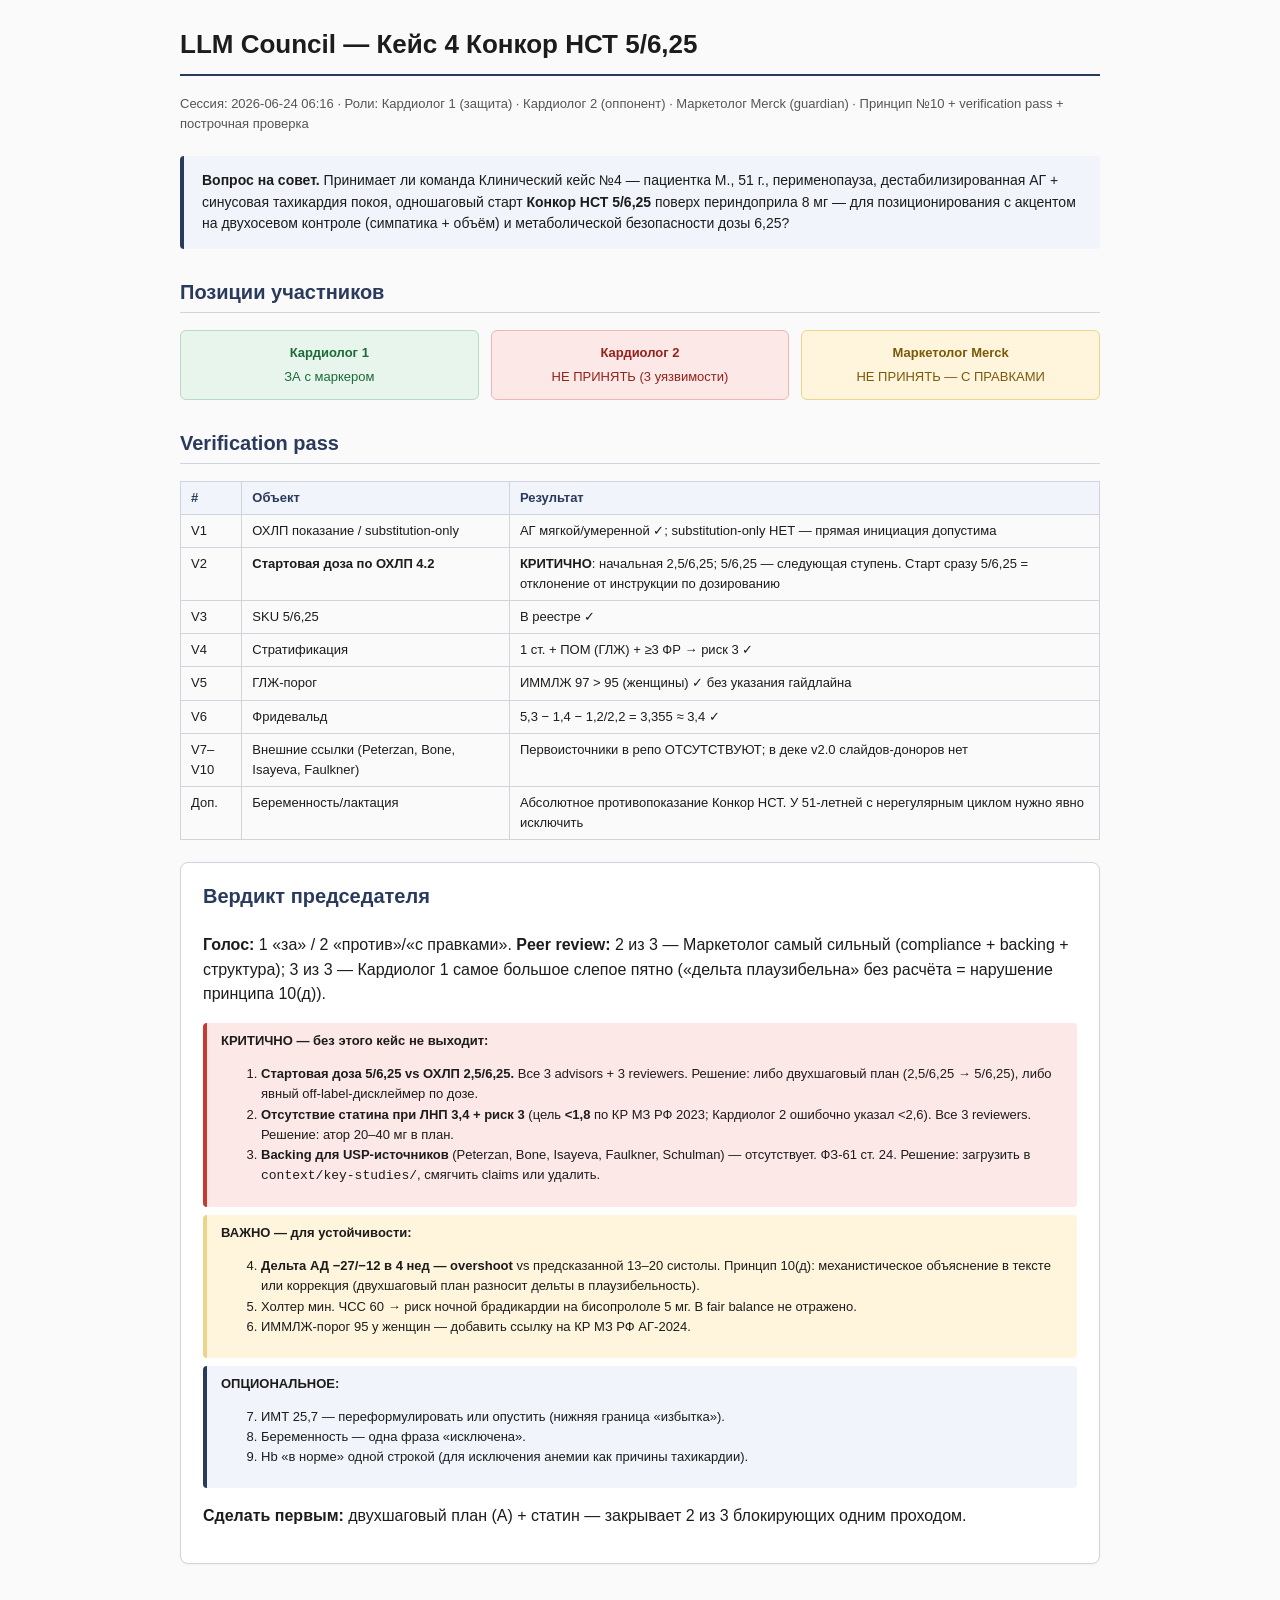
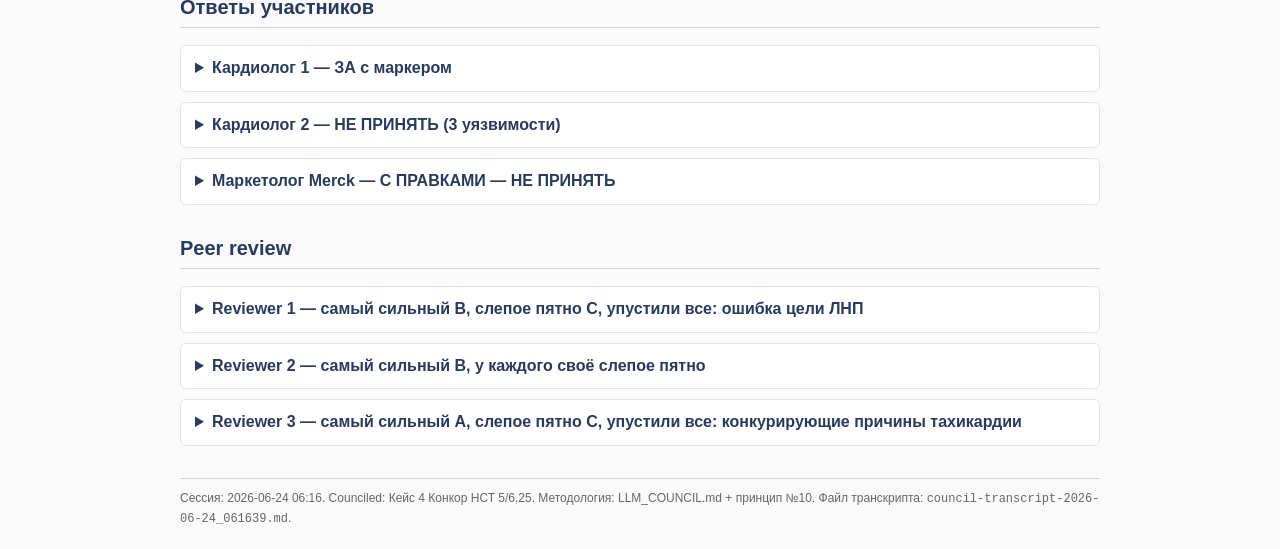
<file: council-report-2026-06-24_061639.html>
<!DOCTYPE html>
<html lang="ru">
<head>
<meta charset="UTF-8">
<title>LLM Council — Кейс 4 Конкор НСТ 5/6,25</title>
<style>
  body { font-family: -apple-system, BlinkMacSystemFont, "Segoe UI", Roboto, sans-serif; max-width: 920px; margin: 24px auto; padding: 0 20px; color: #1c1c1c; line-height: 1.55; background: #fafafa; }
  h1 { font-size: 26px; border-bottom: 2px solid #2a3a5c; padding-bottom: 10px; }
  h2 { font-size: 20px; margin-top: 28px; color: #2a3a5c; border-bottom: 1px solid #d0d5dd; padding-bottom: 4px; }
  .meta { color: #555; font-size: 13px; margin-bottom: 22px; }
  .question { background: #f1f4fa; border-left: 4px solid #2a3a5c; padding: 14px 18px; border-radius: 4px; font-size: 14px; }
  .verdict { background: #fff; border: 1px solid #d0d5dd; border-radius: 8px; padding: 18px 22px; margin: 22px 0; box-shadow: 0 1px 3px rgba(0,0,0,0.04); }
  .verdict h2 { margin-top: 0; border: 0; }
  .grid { display: grid; grid-template-columns: repeat(3, 1fr); gap: 12px; margin: 14px 0 22px; }
  .stance { padding: 12px; border-radius: 6px; font-size: 13px; text-align: center; border: 1px solid; }
  .yes { background: #e7f5ed; border-color: #b6dac4; color: #1e6b3a; }
  .no { background: #fde8e8; border-color: #f4b4b4; color: #93231a; }
  .cond { background: #fff5dd; border-color: #ecd58a; color: #7a5a08; }
  .stance-role { font-weight: 600; font-size: 13px; margin-bottom: 4px; }
  details { background: #fff; border: 1px solid #e1e4ea; border-radius: 6px; margin-bottom: 10px; padding: 10px 14px; }
  details summary { cursor: pointer; font-weight: 600; color: #2a3a5c; }
  details[open] summary { margin-bottom: 10px; }
  details div { font-size: 14px; white-space: pre-wrap; }
  .critical { background: #fde8e8; border-left: 4px solid #c83a30; padding: 8px 14px; border-radius: 4px; font-size: 13px; margin: 8px 0; }
  .important { background: #fff5dd; border-left: 4px solid #ecd58a; padding: 8px 14px; border-radius: 4px; font-size: 13px; margin: 8px 0; }
  .optional { background: #f1f4fa; border-left: 4px solid #2a3a5c; padding: 8px 14px; border-radius: 4px; font-size: 13px; margin: 8px 0; }
  .footer { color: #666; font-size: 12px; margin-top: 32px; border-top: 1px solid #d0d5dd; padding-top: 10px; }
  table { border-collapse: collapse; width: 100%; font-size: 13px; margin: 12px 0; }
  th, td { border: 1px solid #d0d5dd; padding: 6px 10px; text-align: left; vertical-align: top; }
  th { background: #f1f4fa; color: #2a3a5c; }
</style>
</head>
<body>

<h1>LLM Council — Кейс 4 Конкор НСТ 5/6,25</h1>
<div class="meta">Сессия: 2026-06-24 06:16 · Роли: Кардиолог 1 (защита) · Кардиолог 2 (оппонент) · Маркетолог Merck (guardian) · Принцип №10 + verification pass + построчная проверка</div>

<div class="question">
  <strong>Вопрос на совет.</strong> Принимает ли команда Клинический кейс №4 — пациентка М., 51 г., перименопауза, дестабилизированная АГ + синусовая тахикардия покоя, одношаговый старт <strong>Конкор НСТ 5/6,25</strong> поверх периндоприла 8 мг — для позиционирования с акцентом на двухосевом контроле (симпатика + объём) и метаболической безопасности дозы 6,25?
</div>

<h2>Позиции участников</h2>
<div class="grid">
  <div class="stance yes"><div class="stance-role">Кардиолог 1</div>ЗА с маркером</div>
  <div class="stance no"><div class="stance-role">Кардиолог 2</div>НЕ ПРИНЯТЬ (3 уязвимости)</div>
  <div class="stance cond"><div class="stance-role">Маркетолог Merck</div>НЕ ПРИНЯТЬ — С ПРАВКАМИ</div>
</div>

<h2>Verification pass</h2>
<table>
<tr><th>#</th><th>Объект</th><th>Результат</th></tr>
<tr><td>V1</td><td>ОХЛП показание / substitution-only</td><td>АГ мягкой/умеренной ✓; substitution-only НЕТ — прямая инициация допустима</td></tr>
<tr><td>V2</td><td><strong>Стартовая доза по ОХЛП 4.2</strong></td><td><strong>КРИТИЧНО</strong>: начальная 2,5/6,25; 5/6,25 — следующая ступень. Старт сразу 5/6,25 = отклонение от инструкции по дозированию</td></tr>
<tr><td>V3</td><td>SKU 5/6,25</td><td>В реестре ✓</td></tr>
<tr><td>V4</td><td>Стратификация</td><td>1 ст. + ПОМ (ГЛЖ) + ≥3 ФР → риск 3 ✓</td></tr>
<tr><td>V5</td><td>ГЛЖ-порог</td><td>ИММЛЖ 97 > 95 (женщины) ✓ без указания гайдлайна</td></tr>
<tr><td>V6</td><td>Фридевальд</td><td>5,3 − 1,4 − 1,2/2,2 = 3,355 ≈ 3,4 ✓</td></tr>
<tr><td>V7–V10</td><td>Внешние ссылки (Peterzan, Bone, Isayeva, Faulkner)</td><td>Первоисточники в репо ОТСУТСТВУЮТ; в деке v2.0 слайдов-доноров нет</td></tr>
<tr><td>Доп.</td><td>Беременность/лактация</td><td>Абсолютное противопоказание Конкор НСТ. У 51-летней с нерегулярным циклом нужно явно исключить</td></tr>
</table>

<div class="verdict">
  <h2>Вердикт председателя</h2>

  <p><strong>Голос:</strong> 1 «за» / 2 «против»/«с правками». <strong>Peer review:</strong> 2 из 3 — Маркетолог самый сильный (compliance + backing + структура); 3 из 3 — Кардиолог 1 самое большое слепое пятно («дельта плаузибельна» без расчёта = нарушение принципа 10(д)).</p>

  <div class="critical">
    <strong>КРИТИЧНО — без этого кейс не выходит:</strong>
    <ol>
      <li><strong>Стартовая доза 5/6,25 vs ОХЛП 2,5/6,25.</strong> Все 3 advisors + 3 reviewers. Решение: либо двухшаговый план (2,5/6,25 → 5/6,25), либо явный off-label-дисклеймер по дозе.</li>
      <li><strong>Отсутствие статина при ЛНП 3,4 + риск 3</strong> (цель <strong>&lt;1,8</strong> по КР МЗ РФ 2023; Кардиолог 2 ошибочно указал &lt;2,6). Все 3 reviewers. Решение: атор 20–40 мг в план.</li>
      <li><strong>Backing для USP-источников</strong> (Peterzan, Bone, Isayeva, Faulkner, Schulman) — отсутствует. ФЗ-61 ст. 24. Решение: загрузить в <code>context/key-studies/</code>, смягчить claims или удалить.</li>
    </ol>
  </div>

  <div class="important">
    <strong>ВАЖНО — для устойчивости:</strong>
    <ol start="4">
      <li><strong>Дельта АД −27/−12 в 4 нед — overshoot</strong> vs предсказанной 13–20 систолы. Принцип 10(д): механистическое объяснение в тексте или коррекция (двухшаговый план разносит дельты в плаузибельность).</li>
      <li>Холтер мин. ЧСС 60 → риск ночной брадикардии на бисопрололе 5 мг. В fair balance не отражено.</li>
      <li>ИММЛЖ-порог 95 у женщин — добавить ссылку на КР МЗ РФ АГ-2024.</li>
    </ol>
  </div>

  <div class="optional">
    <strong>ОПЦИОНАЛЬНОЕ:</strong>
    <ol start="7">
      <li>ИМТ 25,7 — переформулировать или опустить (нижняя граница «избытка»).</li>
      <li>Беременность — одна фраза «исключена».</li>
      <li>Hb «в норме» одной строкой (для исключения анемии как причины тахикардии).</li>
    </ol>
  </div>

  <p><strong>Сделать первым:</strong> двухшаговый план (А) + статин — закрывает 2 из 3 блокирующих одним проходом.</p>
</div>

<h2>Ответы участников</h2>

<details>
<summary>Кардиолог 1 — ЗА с маркером</summary>
<div>Архетип узнаваем. Диагнозы безупречны (риск 3 корректно выведен; формулировка без степени АГ у леченого — по образцу КР). Обоснование ББ через три источника тахикардии + ТТГ 1,9 (исключил тиреотоксикоз) + ФВ 63%/нет асинергии (исключили ХСН/ишемию) → компелирующее показание подтверждено. Отказ от ДГП-БКК клинически обоснован. Дельта −27/−12 «плаузибельна, укладывается в суммированный эффект». Стартовая 5/6,25 — отклонение, но клинически оправдано; требует маркера в тексте: «применяется с учётом клинической картины; ОХЛП рекомендует начало с 2,5/6,25».</div>
</details>

<details>
<summary>Кардиолог 2 — НЕ ПРИНЯТЬ (3 уязвимости)</summary>
<div>Критическая: старт 5/6,25 vs ОХЛП 2,5/6,25 — на медпред-визите неизбежен. Locked «одношаговый старт» не снимает противоречия. Защита через «клиническое обоснование» без ссылки на инструкцию — именно то, что вызывает регуляторные вопросы.

Значимая: ЛНП 3,4 при риске 3 — цель &lt;2,6 (NB: на самом деле &lt;1,8). Статин в плане отсутствует — кардиологи увидят немедленно.

Пограничная: дельта АД −27 систолического превышает ожидаемую 13–20 мм. ГХТ 6,25 даёт 5–8, бисопролол 5 — 8–12. Требует механистического объяснения в тексте.

Плюс: Холтер мин. 60 → риск ночной брадикардии. ИМТ 25,7 = нижняя граница «избытка». Беременность не исключена. 5 вопросов аудитории.</div>
</details>

<details>
<summary>Маркетолог Merck — С ПРАВКАМИ — НЕ ПРИНЯТЬ</summary>
<div>Off-label-вахта: 5/6,25 vs 2,5/6,25 = compliance-риск средний-блокирующий. ФЗ-61 трактует отступление от схемы дозирования как off-label use.

Backing: Peterzan, Bone, Isayeva, Faulkner, Schulman — в репо нет. ФЗ-61 ст. 24 требует верифицированный источник для каждого claim. Bone 2007 ДИ 0,30–0,99 пересекает 1 при округлении — без оговорки = misleading claim.

Видимость/уникальность: УТП «двухосевой контроль + 6,25» сильный и защитимый при закрытии backing-пробела. Замена на конкурента невозможна.

Тоннель: «Дислипидемия в диагнозе» без плана = открытая нитка; «избыток массы» при 25,7 = шум.

Небрежность: ИММЛЖ-порог 95 без гайдлайна-источника; «синус. тахикардия» с точкой; «Дислипидемия IIa» без TG (на самом деле TG 1,2 есть в кейсе — флаг ошибочный).

Блокирующие: (1) доза без дисклеймера; (2) backing для 4 sources. Нерекомендующие: дислипидемия в плане; «избыток массы»; рамка гайдлайна к ИММЛЖ.</div>
</details>

<h2>Peer review</h2>

<details>
<summary>Reviewer 1 — самый сильный B, слепое пятно C, упустили все: ошибка цели ЛНП</summary>
<div>1. B — работает по всем трём осям; структура «блокирующие vs нерекомендующие» операциональна.
2. C — принял кейс, проигнорировав compliance-риск. Клиническая аргументация ≠ разрешение регуляторного вопроса.
3. Упустили все: ошибка цели ЛНП у A (&lt;2,6 вместо &lt;1,8). При ЛНП 3,4 и риске 3 отклонение от цели вдвое больше. Ни B, ни C не зафиксировали конкретную цель.</div>
</details>

<details>
<summary>Reviewer 2 — самый сильный B, у каждого своё слепое пятно</summary>
<div>1. B — квалифицировал риски по уровню (средний / блокирующий); разделил compliance от косметики.
2. Слепые пятна: A — ошибка цели ЛНП (именно тот тип ошибки, который сам должен ловить); B — не оценил клиническую плаузибельность дельты −27; C — заявил «дельта плаузибельна» без обоснования (нарушение принципа 10(д)).
3. Упустили все: что конкретно сделать с дислипидемией IIa? Статин отсутствует, диагноз стоит — самостоятельный gap в ведении, блокирует приёмку независимо от дозы.</div>
</details>

<details>
<summary>Reviewer 3 — самый сильный A, слепое пятно C, упустили все: конкурирующие причины тахикардии</summary>
<div>1. A — структурировал по весу; поднял ночную брадикардию (Холтер мин. 60) и беременность.
2. C — «дельта плаузибельна» без расчёта = нарушение принципа 10(д). «Всё хорошо» там, где нужна цифровая верификация.
3. Упустили все: конкурирующие причины тахикардии (анемия — Hb не упомянут); подагра/мочевая кислота как red flag для тиазидов (хотя в кейсе исходно МК 290 норма — отмечен «как исходный для контроля»).</div>
</details>

<div class="footer">
  Сессия: 2026-06-24 06:16. Counciled: Кейс 4 Конкор НСТ 5/6,25. Методология: LLM_COUNCIL.md + принцип №10. Файл транскрипта: <code>council-transcript-2026-06-24_061639.md</code>.
</div>

</body>
</html>
</file>
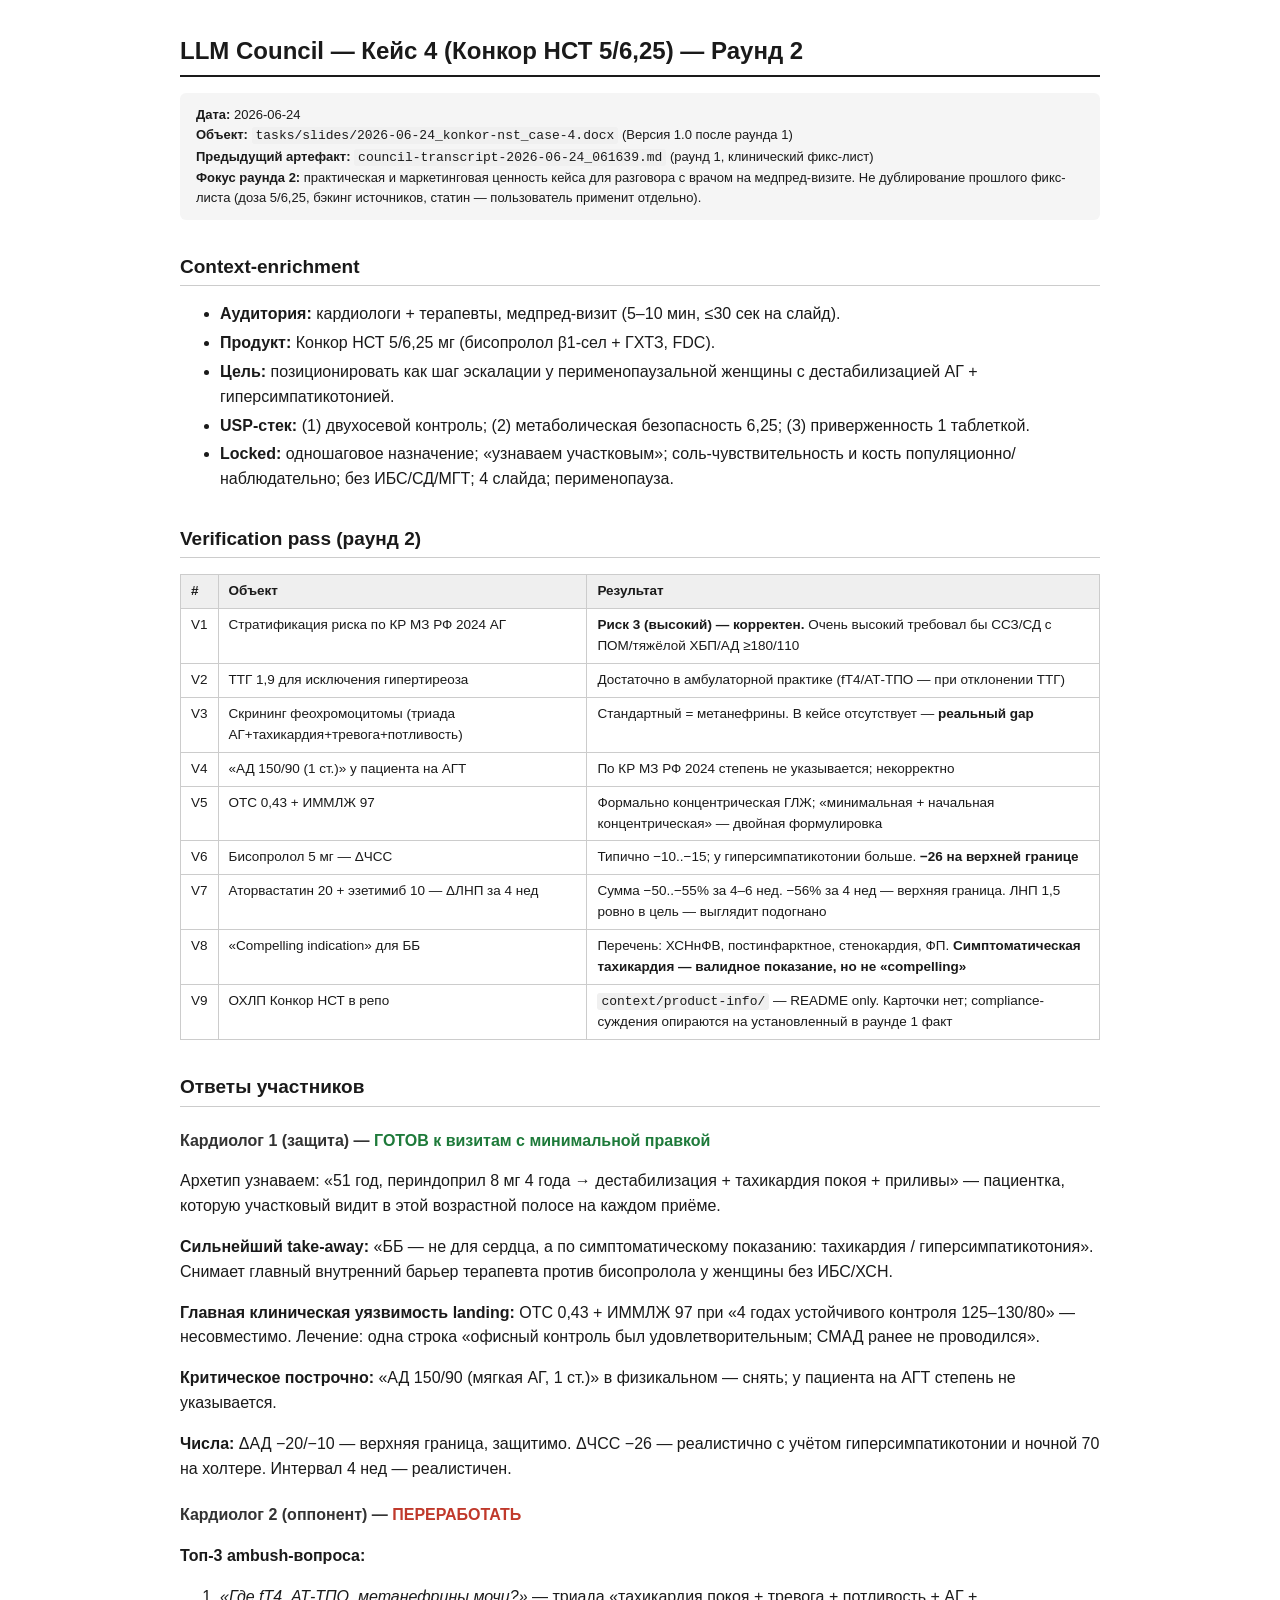
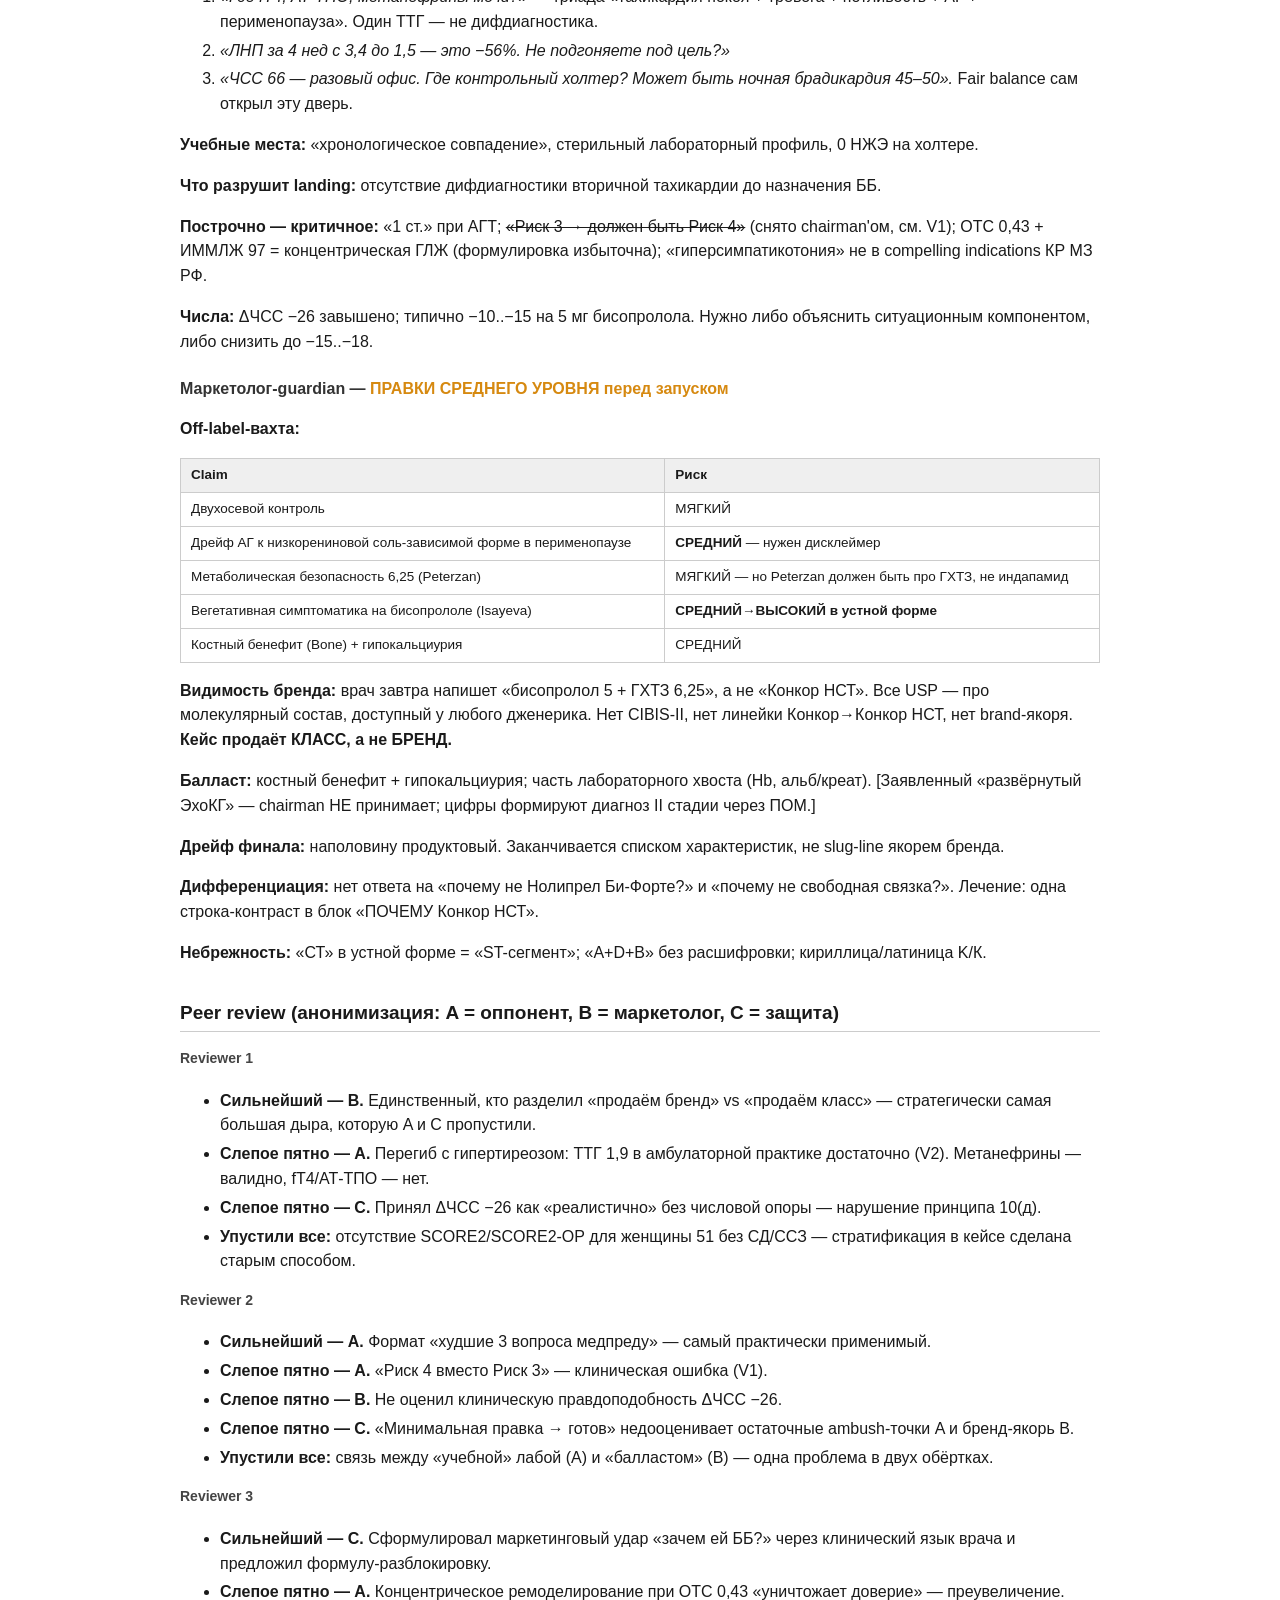
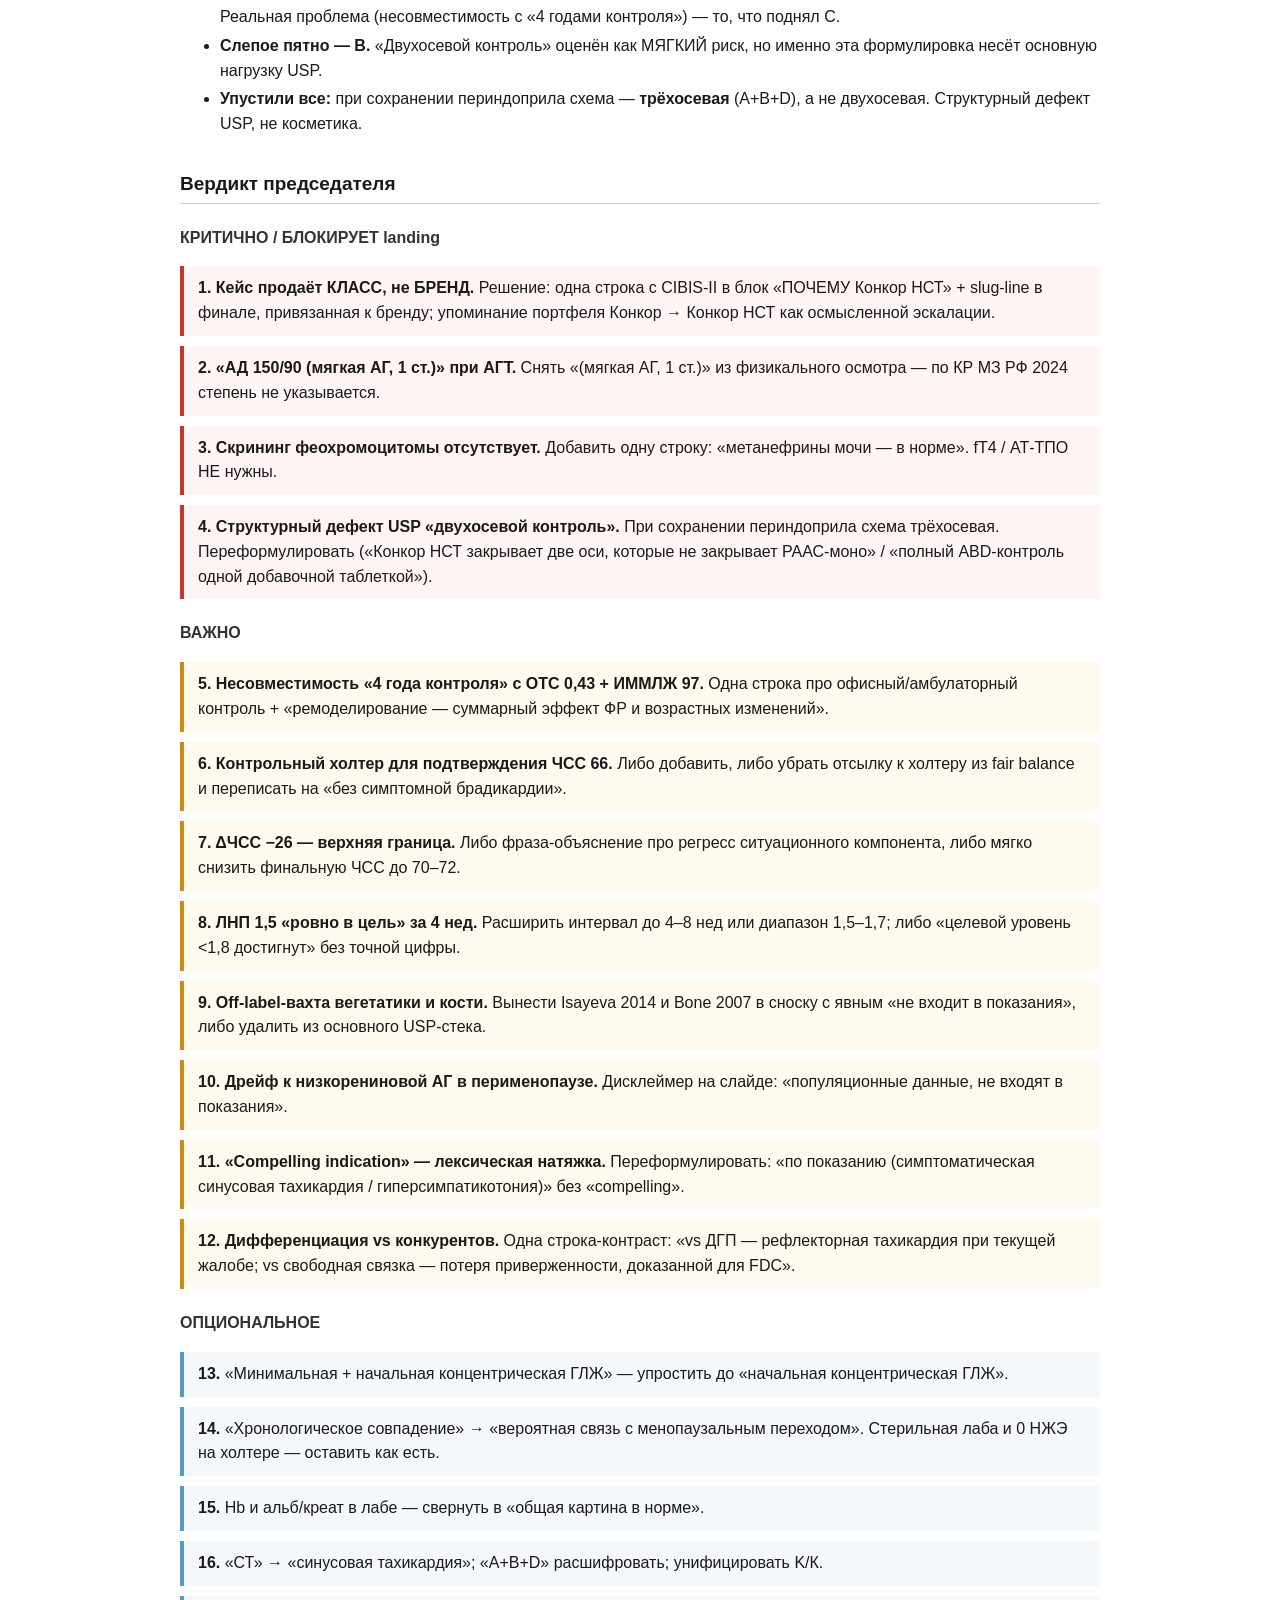
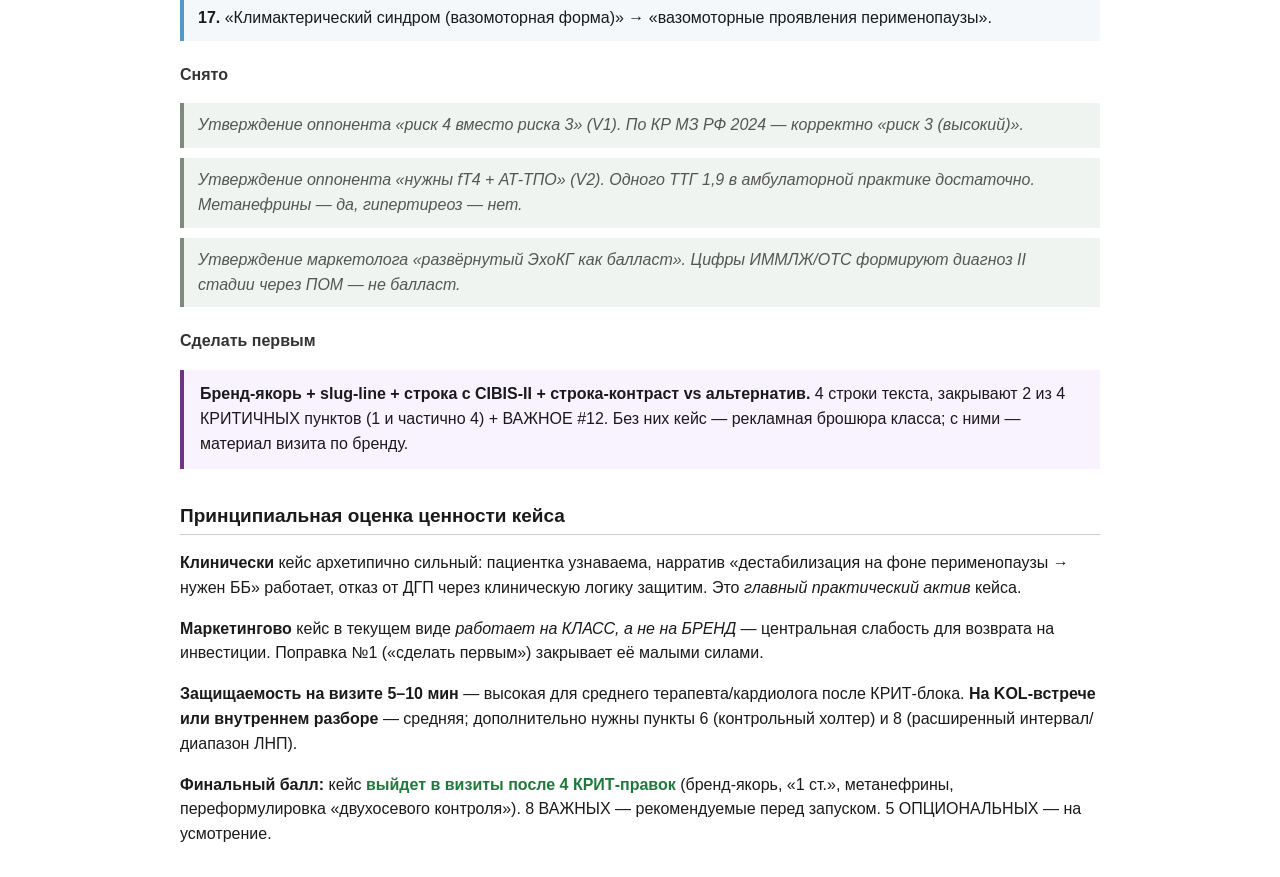
<file: council-report-2026-06-24_095152.html>
<!DOCTYPE html>
<html lang="ru">
<head>
<meta charset="UTF-8">
<title>LLM Council — Кейс 4 (Конкор НСТ 5/6,25) — Раунд 2</title>
<style>
  body { font-family: -apple-system, BlinkMacSystemFont, "Segoe UI", Roboto, "Helvetica Neue", Arial, sans-serif; max-width: 920px; margin: 32px auto; padding: 0 20px; color: #1a1a1a; line-height: 1.55; }
  h1 { font-size: 24px; border-bottom: 2px solid #1a1a1a; padding-bottom: 6px; margin-top: 0; }
  h2 { font-size: 19px; margin-top: 32px; border-bottom: 1px solid #ccc; padding-bottom: 4px; }
  h3 { font-size: 16px; margin-top: 22px; color: #333; }
  h4 { font-size: 14px; margin-top: 16px; color: #444; }
  .meta { background: #f5f5f5; padding: 12px 16px; border-radius: 6px; font-size: 13px; margin-bottom: 24px; }
  .crit { background: #fff5f5; border-left: 4px solid #c0392b; padding: 10px 14px; margin: 10px 0; }
  .important { background: #fffaf0; border-left: 4px solid #d68910; padding: 10px 14px; margin: 10px 0; }
  .optional { background: #f4f8fb; border-left: 4px solid #5499c7; padding: 10px 14px; margin: 10px 0; }
  .snyato { background: #f0f4f0; border-left: 4px solid #7d8a7d; padding: 10px 14px; margin: 10px 0; font-style: italic; color: #555; }
  .firstmove { background: #f9f3ff; border-left: 4px solid #6c3483; padding: 12px 16px; margin: 14px 0; }
  table { border-collapse: collapse; width: 100%; font-size: 13.5px; margin: 12px 0; }
  th, td { border: 1px solid #ccc; padding: 6px 10px; text-align: left; vertical-align: top; }
  th { background: #efefef; }
  .verdict { font-weight: bold; }
  .verdict-yes { color: #1e7a3a; }
  .verdict-mid { color: #d68910; }
  .verdict-no { color: #c0392b; }
  blockquote { border-left: 3px solid #999; margin: 8px 0; padding: 4px 12px; color: #444; font-style: italic; }
  code { background: #f0f0f0; padding: 1px 4px; border-radius: 3px; font-size: 13px; }
  ol li, ul li { margin-bottom: 4px; }
</style>
</head>
<body>

<h1>LLM Council — Кейс 4 (Конкор НСТ 5/6,25) — Раунд 2</h1>

<div class="meta">
  <strong>Дата:</strong> 2026-06-24<br>
  <strong>Объект:</strong> <code>tasks/slides/2026-06-24_konkor-nst_case-4.docx</code> (Версия 1.0 после раунда 1)<br>
  <strong>Предыдущий артефакт:</strong> <code>council-transcript-2026-06-24_061639.md</code> (раунд 1, клинический фикс-лист)<br>
  <strong>Фокус раунда 2:</strong> практическая и маркетинговая ценность кейса для разговора с врачом на медпред-визите. Не дублирование прошлого фикс-листа (доза 5/6,25, бэкинг источников, статин — пользователь применит отдельно).
</div>

<h2>Context-enrichment</h2>
<ul>
  <li><strong>Аудитория:</strong> кардиологи + терапевты, медпред-визит (5–10 мин, ≤30 сек на слайд).</li>
  <li><strong>Продукт:</strong> Конкор НСТ 5/6,25 мг (бисопролол β1-сел + ГХТЗ, FDC).</li>
  <li><strong>Цель:</strong> позиционировать как шаг эскалации у перименопаузальной женщины с дестабилизацией АГ + гиперсимпатикотонией.</li>
  <li><strong>USP-стек:</strong> (1) двухосевой контроль; (2) метаболическая безопасность 6,25; (3) приверженность 1 таблеткой.</li>
  <li><strong>Locked:</strong> одношаговое назначение; «узнаваем участковым»; соль-чувствительность и кость популяционно/наблюдательно; без ИБС/СД/МГТ; 4 слайда; перименопауза.</li>
</ul>

<h2>Verification pass (раунд 2)</h2>
<table>
  <tr><th>#</th><th>Объект</th><th>Результат</th></tr>
  <tr><td>V1</td><td>Стратификация риска по КР МЗ РФ 2024 АГ</td><td><strong>Риск 3 (высокий) — корректен.</strong> Очень высокий требовал бы ССЗ/СД с ПОМ/тяжёлой ХБП/АД ≥180/110</td></tr>
  <tr><td>V2</td><td>ТТГ 1,9 для исключения гипертиреоза</td><td>Достаточно в амбулаторной практике (fT4/АТ-ТПО — при отклонении ТТГ)</td></tr>
  <tr><td>V3</td><td>Скрининг феохромоцитомы (триада АГ+тахикардия+тревога+потливость)</td><td>Стандартный = метанефрины. В кейсе отсутствует — <strong>реальный gap</strong></td></tr>
  <tr><td>V4</td><td>«АД 150/90 (1 ст.)» у пациента на АГТ</td><td>По КР МЗ РФ 2024 степень не указывается; некорректно</td></tr>
  <tr><td>V5</td><td>ОТС 0,43 + ИММЛЖ 97</td><td>Формально концентрическая ГЛЖ; «минимальная + начальная концентрическая» — двойная формулировка</td></tr>
  <tr><td>V6</td><td>Бисопролол 5 мг — ΔЧСС</td><td>Типично −10..−15; у гиперсимпатикотонии больше. <strong>−26 на верхней границе</strong></td></tr>
  <tr><td>V7</td><td>Аторвастатин 20 + эзетимиб 10 — ΔЛНП за 4 нед</td><td>Сумма −50..−55% за 4–6 нед. −56% за 4 нед — верхняя граница. ЛНП 1,5 ровно в цель — выглядит подогнано</td></tr>
  <tr><td>V8</td><td>«Compelling indication» для ББ</td><td>Перечень: ХСНнФВ, постинфарктное, стенокардия, ФП. <strong>Симптоматическая тахикардия — валидное показание, но не «compelling»</strong></td></tr>
  <tr><td>V9</td><td>ОХЛП Конкор НСТ в репо</td><td><code>context/product-info/</code> — README only. Карточки нет; compliance-суждения опираются на установленный в раунде 1 факт</td></tr>
</table>

<h2>Ответы участников</h2>

<h3>Кардиолог 1 (защита) — <span class="verdict verdict-yes">ГОТОВ к визитам с минимальной правкой</span></h3>
<p>Архетип узнаваем: «51 год, периндоприл 8 мг 4 года → дестабилизация + тахикардия покоя + приливы» — пациентка, которую участковый видит в этой возрастной полосе на каждом приёме.</p>
<p><strong>Сильнейший take-away:</strong> «ББ — не для сердца, а по симптоматическому показанию: тахикардия / гиперсимпатикотония». Снимает главный внутренний барьер терапевта против бисопролола у женщины без ИБС/ХСН.</p>
<p><strong>Главная клиническая уязвимость landing:</strong> ОТС 0,43 + ИММЛЖ 97 при «4 годах устойчивого контроля 125–130/80» — несовместимо. Лечение: одна строка «офисный контроль был удовлетворительным; СМАД ранее не проводился».</p>
<p><strong>Критическое построчно:</strong> «АД 150/90 (мягкая АГ, 1 ст.)» в физикальном — снять; у пациента на АГТ степень не указывается.</p>
<p><strong>Числа:</strong> ΔАД −20/−10 — верхняя граница, защитимо. ΔЧСС −26 — реалистично с учётом гиперсимпатикотонии и ночной 70 на холтере. Интервал 4 нед — реалистичен.</p>

<h3>Кардиолог 2 (оппонент) — <span class="verdict verdict-no">ПЕРЕРАБОТАТЬ</span></h3>
<p><strong>Топ-3 ambush-вопроса:</strong></p>
<ol>
  <li><em>«Где fT4, АТ-ТПО, метанефрины мочи?»</em> — триада «тахикардия покоя + тревога + потливость + АГ + перименопауза». Один ТТГ — не дифдиагностика.</li>
  <li><em>«ЛНП за 4 нед с 3,4 до 1,5 — это −56%. Не подгоняете под цель?»</em></li>
  <li><em>«ЧСС 66 — разовый офис. Где контрольный холтер? Может быть ночная брадикардия 45–50».</em> Fair balance сам открыл эту дверь.</li>
</ol>
<p><strong>Учебные места:</strong> «хронологическое совпадение», стерильный лабораторный профиль, 0 НЖЭ на холтере.</p>
<p><strong>Что разрушит landing:</strong> отсутствие дифдиагностики вторичной тахикардии до назначения ББ.</p>
<p><strong>Построчно — критичное:</strong> «1 ст.» при АГТ; <s>«Риск 3 → должен быть Риск 4»</s> (снято chairman'ом, см. V1); ОТС 0,43 + ИММЛЖ 97 = концентрическая ГЛЖ (формулировка избыточна); «гиперсимпатикотония» не в compelling indications КР МЗ РФ.</p>
<p><strong>Числа:</strong> ΔЧСС −26 завышено; типично −10..−15 на 5 мг бисопролола. Нужно либо объяснить ситуационным компонентом, либо снизить до −15..−18.</p>

<h3>Маркетолог-guardian — <span class="verdict verdict-mid">ПРАВКИ СРЕДНЕГО УРОВНЯ перед запуском</span></h3>
<p><strong>Off-label-вахта:</strong></p>
<table>
  <tr><th>Claim</th><th>Риск</th></tr>
  <tr><td>Двухосевой контроль</td><td>МЯГКИЙ</td></tr>
  <tr><td>Дрейф АГ к низкорениновой соль-зависимой форме в перименопаузе</td><td><strong>СРЕДНИЙ</strong> — нужен дисклеймер</td></tr>
  <tr><td>Метаболическая безопасность 6,25 (Peterzan)</td><td>МЯГКИЙ — но Peterzan должен быть про ГХТЗ, не индапамид</td></tr>
  <tr><td>Вегетативная симптоматика на бисопрололе (Isayeva)</td><td><strong>СРЕДНИЙ→ВЫСОКИЙ в устной форме</strong></td></tr>
  <tr><td>Костный бенефит (Bone) + гипокальциурия</td><td>СРЕДНИЙ</td></tr>
</table>
<p><strong>Видимость бренда:</strong> врач завтра напишет «бисопролол 5 + ГХТЗ 6,25», а не «Конкор НСТ». Все USP — про молекулярный состав, доступный у любого дженерика. Нет CIBIS-II, нет линейки Конкор→Конкор НСТ, нет brand-якоря. <strong>Кейс продаёт КЛАСС, а не БРЕНД.</strong></p>
<p><strong>Балласт:</strong> костный бенефит + гипокальциурия; часть лабораторного хвоста (Hb, альб/креат). [Заявленный «развёрнутый ЭхоКГ» — chairman НЕ принимает; цифры формируют диагноз II стадии через ПОМ.]</p>
<p><strong>Дрейф финала:</strong> наполовину продуктовый. Заканчивается списком характеристик, не slug-line якорем бренда.</p>
<p><strong>Дифференциация:</strong> нет ответа на «почему не Нолипрел Би-Форте?» и «почему не свободная связка?». Лечение: одна строка-контраст в блок «ПОЧЕМУ Конкор НСТ».</p>
<p><strong>Небрежность:</strong> «СТ» в устной форме = «ST-сегмент»; «A+D+B» без расшифровки; кириллица/латиница K/К.</p>

<h2>Peer review (анонимизация: A = оппонент, B = маркетолог, C = защита)</h2>

<h4>Reviewer 1</h4>
<ul>
  <li><strong>Сильнейший — B.</strong> Единственный, кто разделил «продаём бренд» vs «продаём класс» — стратегически самая большая дыра, которую A и C пропустили.</li>
  <li><strong>Слепое пятно — A.</strong> Перегиб с гипертиреозом: ТТГ 1,9 в амбулаторной практике достаточно (V2). Метанефрины — валидно, fT4/АТ-ТПО — нет.</li>
  <li><strong>Слепое пятно — C.</strong> Принял ΔЧСС −26 как «реалистично» без числовой опоры — нарушение принципа 10(д).</li>
  <li><strong>Упустили все:</strong> отсутствие SCORE2/SCORE2-OP для женщины 51 без СД/ССЗ — стратификация в кейсе сделана старым способом.</li>
</ul>

<h4>Reviewer 2</h4>
<ul>
  <li><strong>Сильнейший — A.</strong> Формат «худшие 3 вопроса медпреду» — самый практически применимый.</li>
  <li><strong>Слепое пятно — A.</strong> «Риск 4 вместо Риск 3» — клиническая ошибка (V1).</li>
  <li><strong>Слепое пятно — B.</strong> Не оценил клиническую правдоподобность ΔЧСС −26.</li>
  <li><strong>Слепое пятно — C.</strong> «Минимальная правка → готов» недооценивает остаточные ambush-точки A и бренд-якорь B.</li>
  <li><strong>Упустили все:</strong> связь между «учебной» лабой (A) и «балластом» (B) — одна проблема в двух обёртках.</li>
</ul>

<h4>Reviewer 3</h4>
<ul>
  <li><strong>Сильнейший — C.</strong> Сформулировал маркетинговый удар «зачем ей ББ?» через клинический язык врача и предложил формулу-разблокировку.</li>
  <li><strong>Слепое пятно — A.</strong> Концентрическое ремоделирование при ОТС 0,43 «уничтожает доверие» — преувеличение. Реальная проблема (несовместимость с «4 годами контроля») — то, что поднял C.</li>
  <li><strong>Слепое пятно — B.</strong> «Двухосевой контроль» оценён как МЯГКИЙ риск, но именно эта формулировка несёт основную нагрузку USP.</li>
  <li><strong>Упустили все:</strong> при сохранении периндоприла схема — <strong>трёхосевая</strong> (A+B+D), а не двухосевая. Структурный дефект USP, не косметика.</li>
</ul>

<h2>Вердикт председателя</h2>

<h3>КРИТИЧНО / БЛОКИРУЕТ landing</h3>
<div class="crit"><strong>1. Кейс продаёт КЛАСС, не БРЕНД.</strong> Решение: одна строка с CIBIS-II в блок «ПОЧЕМУ Конкор НСТ» + slug-line в финале, привязанная к бренду; упоминание портфеля Конкор → Конкор НСТ как осмысленной эскалации.</div>
<div class="crit"><strong>2. «АД 150/90 (мягкая АГ, 1 ст.)» при АГТ.</strong> Снять «(мягкая АГ, 1 ст.)» из физикального осмотра — по КР МЗ РФ 2024 степень не указывается.</div>
<div class="crit"><strong>3. Скрининг феохромоцитомы отсутствует.</strong> Добавить одну строку: «метанефрины мочи — в норме». fT4 / АТ-ТПО НЕ нужны.</div>
<div class="crit"><strong>4. Структурный дефект USP «двухосевой контроль».</strong> При сохранении периндоприла схема трёхосевая. Переформулировать («Конкор НСТ закрывает две оси, которые не закрывает РААС-моно» / «полный AВD-контроль одной добавочной таблеткой»).</div>

<h3>ВАЖНО</h3>
<div class="important"><strong>5. Несовместимость «4 года контроля» с ОТС 0,43 + ИММЛЖ 97.</strong> Одна строка про офисный/амбулаторный контроль + «ремоделирование — суммарный эффект ФР и возрастных изменений».</div>
<div class="important"><strong>6. Контрольный холтер для подтверждения ЧСС 66.</strong> Либо добавить, либо убрать отсылку к холтеру из fair balance и переписать на «без симптомной брадикардии».</div>
<div class="important"><strong>7. ΔЧСС −26 — верхняя граница.</strong> Либо фраза-объяснение про регресс ситуационного компонента, либо мягко снизить финальную ЧСС до 70–72.</div>
<div class="important"><strong>8. ЛНП 1,5 «ровно в цель» за 4 нед.</strong> Расширить интервал до 4–8 нед или диапазон 1,5–1,7; либо «целевой уровень <1,8 достигнут» без точной цифры.</div>
<div class="important"><strong>9. Off-label-вахта вегетатики и кости.</strong> Вынести Isayeva 2014 и Bone 2007 в сноску с явным «не входит в показания», либо удалить из основного USP-стека.</div>
<div class="important"><strong>10. Дрейф к низкорениновой АГ в перименопаузе.</strong> Дисклеймер на слайде: «популяционные данные, не входят в показания».</div>
<div class="important"><strong>11. «Compelling indication» — лексическая натяжка.</strong> Переформулировать: «по показанию (симптоматическая синусовая тахикардия / гиперсимпатикотония)» без «compelling».</div>
<div class="important"><strong>12. Дифференциация vs конкурентов.</strong> Одна строка-контраст: «vs ДГП — рефлекторная тахикардия при текущей жалобе; vs свободная связка — потеря приверженности, доказанной для FDC».</div>

<h3>ОПЦИОНАЛЬНОЕ</h3>
<div class="optional"><strong>13.</strong> «Минимальная + начальная концентрическая ГЛЖ» — упростить до «начальная концентрическая ГЛЖ».</div>
<div class="optional"><strong>14.</strong> «Хронологическое совпадение» → «вероятная связь с менопаузальным переходом». Стерильная лаба и 0 НЖЭ на холтере — оставить как есть.</div>
<div class="optional"><strong>15.</strong> Hb и альб/креат в лабе — свернуть в «общая картина в норме».</div>
<div class="optional"><strong>16.</strong> «СТ» → «синусовая тахикардия»; «A+B+D» расшифровать; унифицировать K/К.</div>
<div class="optional"><strong>17.</strong> «Климактерический синдром (вазомоторная форма)» → «вазомоторные проявления перименопаузы».</div>

<h3>Снято</h3>
<div class="snyato">Утверждение оппонента «риск 4 вместо риска 3» (V1). По КР МЗ РФ 2024 — корректно «риск 3 (высокий)».</div>
<div class="snyato">Утверждение оппонента «нужны fT4 + АТ-ТПО» (V2). Одного ТТГ 1,9 в амбулаторной практике достаточно. Метанефрины — да, гипертиреоз — нет.</div>
<div class="snyato">Утверждение маркетолога «развёрнутый ЭхоКГ как балласт». Цифры ИММЛЖ/ОТС формируют диагноз II стадии через ПОМ — не балласт.</div>

<h3>Сделать первым</h3>
<div class="firstmove"><strong>Бренд-якорь + slug-line + строка с CIBIS-II + строка-контраст vs альтернатив.</strong> 4 строки текста, закрывают 2 из 4 КРИТИЧНЫХ пунктов (1 и частично 4) + ВАЖНОЕ #12. Без них кейс — рекламная брошюра класса; с ними — материал визита по бренду.</div>

<h2>Принципиальная оценка ценности кейса</h2>

<p><strong>Клинически</strong> кейс архетипично сильный: пациентка узнаваема, нарратив «дестабилизация на фоне перименопаузы → нужен ББ» работает, отказ от ДГП через клиническую логику защитим. Это <em>главный практический актив</em> кейса.</p>

<p><strong>Маркетингово</strong> кейс в текущем виде <em>работает на КЛАСС, а не на БРЕНД</em> — центральная слабость для возврата на инвестиции. Поправка №1 («сделать первым») закрывает её малыми силами.</p>

<p><strong>Защищаемость на визите 5–10 мин</strong> — высокая для среднего терапевта/кардиолога после КРИТ-блока. <strong>На KOL-встрече или внутреннем разборе</strong> — средняя; дополнительно нужны пункты 6 (контрольный холтер) и 8 (расширенный интервал/диапазон ЛНП).</p>

<p><strong>Финальный балл:</strong> кейс <span class="verdict verdict-yes">выйдет в визиты после 4 КРИТ-правок</span> (бренд-якорь, «1 ст.», метанефрины, переформулировка «двухосевого контроля»). 8 ВАЖНЫХ — рекомендуемые перед запуском. 5 ОПЦИОНАЛЬНЫХ — на усмотрение.</p>

</body>
</html>
</file>
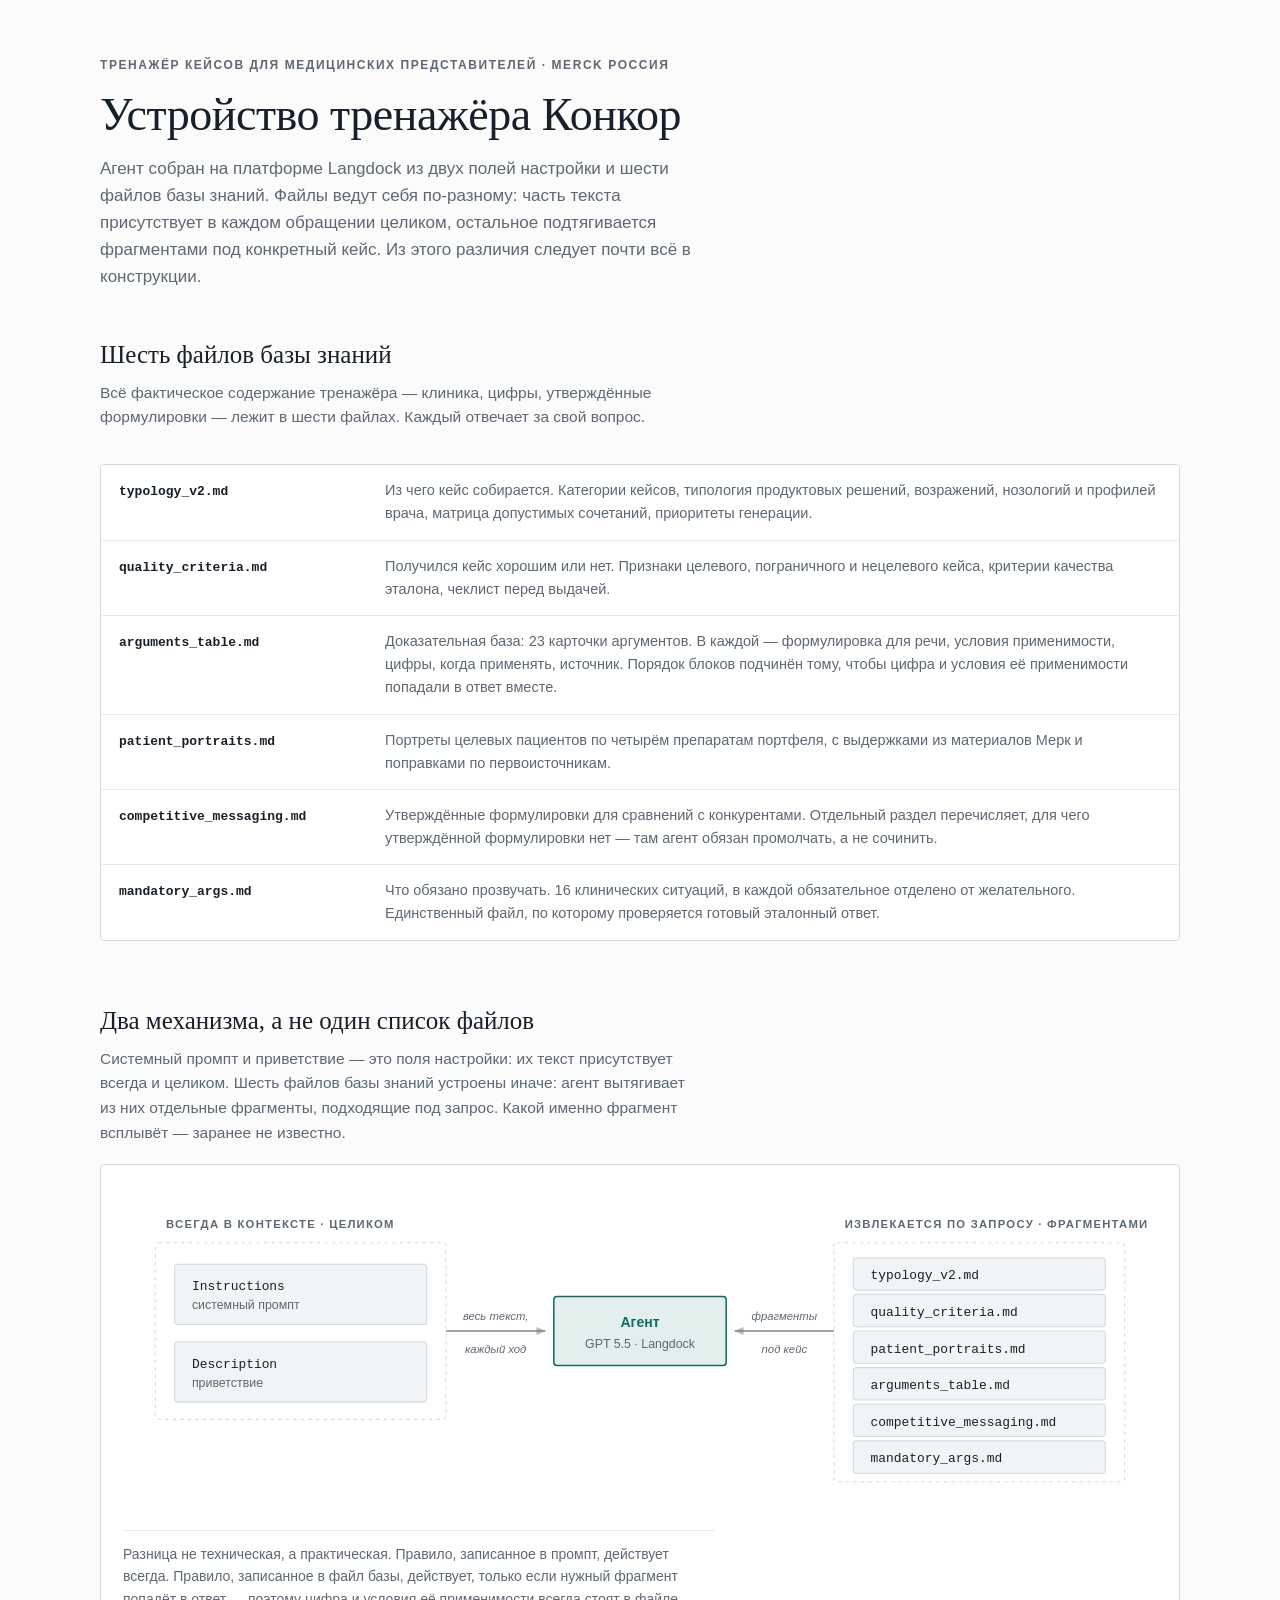
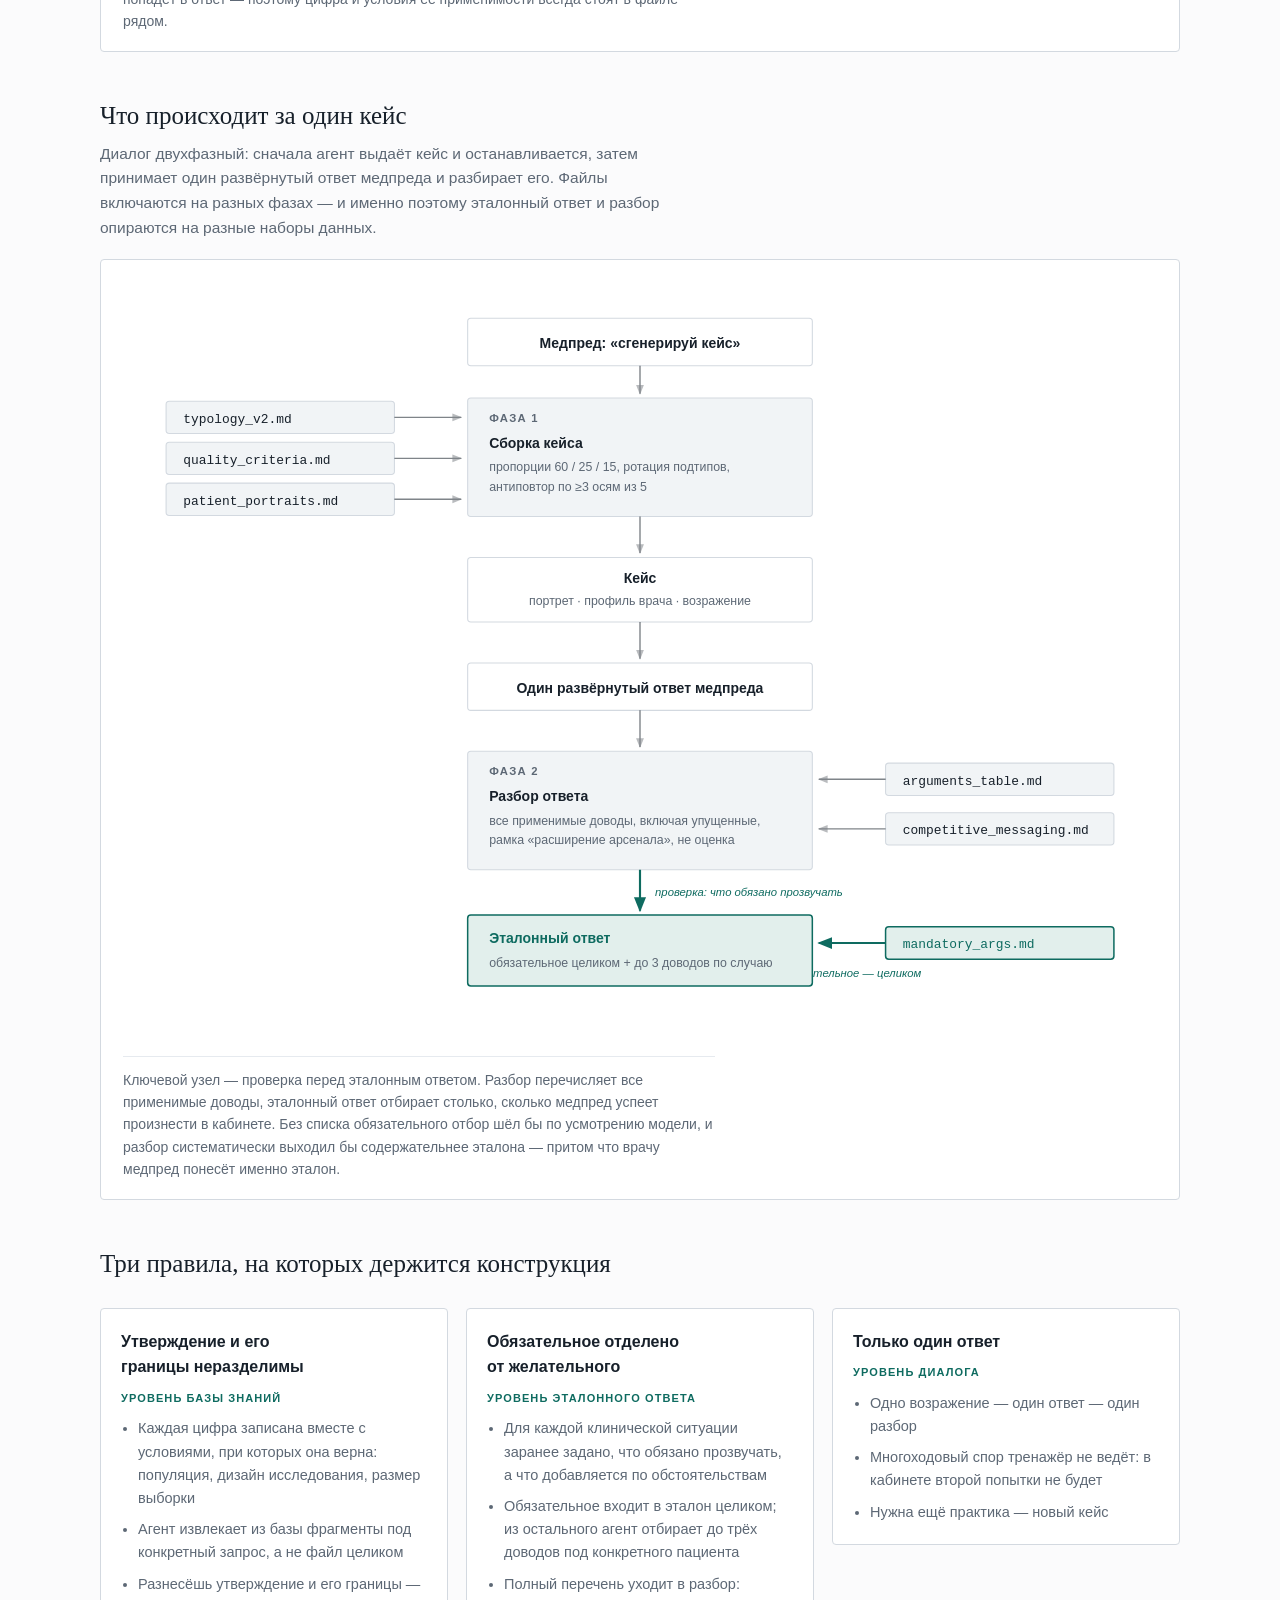
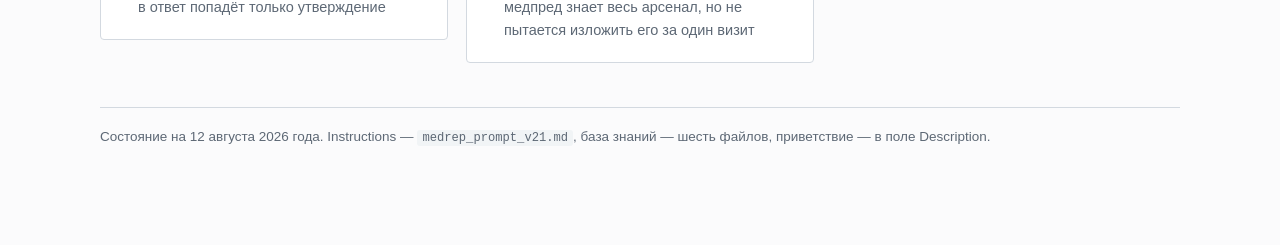
<file: tasks/analyses/2026-08-12_arhitektura-trenazhera_standalone.html>
<!doctype html>
<html lang="ru">
<head>
<meta charset="utf-8">
<meta name="viewport" content="width=device-width, initial-scale=1">
<title>Устройство тренажёра Конкор</title>
<style>
  *, *::before, *::after { box-sizing: border-box; }
  html { -webkit-text-size-adjust: 100%; }
  body { margin: 0; }
  img, svg, video { max-width: 100%; }
</style>
</head>
<body>
<style>
  :root {
    --bg: #FBFBFC;
    --surface: #FFFFFF;
    --surface-2: #F1F4F6;
    --ink: #17202A;
    --muted: #5D6875;
    --line: #D3D9E0;
    --line-soft: #E6EAEF;
    --accent: #0E6B60;
    --accent-soft: #E2EFEC;
    --plum: #6E2E55;
    --serif: Georgia, "Iowan Old Style", "Times New Roman", serif;
    --sans: -apple-system, BlinkMacSystemFont, "Segoe UI", Roboto, "Helvetica Neue", Arial, sans-serif;
    --mono: ui-monospace, SFMono-Regular, "SF Mono", Menlo, Consolas, "Liberation Mono", monospace;
  }

  @media (prefers-color-scheme: dark) {
    :root:not([data-theme="light"]) {
      --bg: #0E141B;
      --surface: #161F28;
      --surface-2: #1D2832;
      --ink: #E6EBF1;
      --muted: #98A4B2;
      --line: #2E3B49;
      --line-soft: #232F3B;
      --accent: #4FC6B3;
      --accent-soft: #12312D;
      --plum: #CB92B6;
    }
  }

  :root[data-theme="dark"] {
    --bg: #0E141B;
    --surface: #161F28;
    --surface-2: #1D2832;
    --ink: #E6EBF1;
    --muted: #98A4B2;
    --line: #2E3B49;
    --line-soft: #232F3B;
    --accent: #4FC6B3;
    --accent-soft: #12312D;
    --plum: #CB92B6;
  }

  body {
    background: var(--bg);
    color: var(--ink);
    font-family: var(--sans);
    font-size: 16px;
    line-height: 1.6;
    margin: 0;
    padding: 56px 24px 96px;
  }

  .wrap {
    max-width: 1080px;
    margin: 0 auto;
    display: flex;
    flex-direction: column;
    gap: 44px;
  }

  header { display: flex; flex-direction: column; gap: 14px; }

  .eyebrow {
    font-size: 12px;
    letter-spacing: 0.13em;
    text-transform: uppercase;
    color: var(--muted);
    font-weight: 600;
  }

  h1 {
    font-family: var(--serif);
    font-size: clamp(30px, 4.6vw, 46px);
    line-height: 1.12;
    font-weight: 400;
    margin: 0;
    text-wrap: balance;
    letter-spacing: -0.01em;
  }

  .lede {
    max-width: 66ch;
    color: var(--muted);
    font-size: 17px;
    margin: 0;
  }

  h2 {
    font-family: var(--serif);
    font-size: 25px;
    font-weight: 400;
    margin: 0 0 6px;
    text-wrap: balance;
  }

  section { display: flex; flex-direction: column; gap: 18px; }

  .section-note { max-width: 68ch; color: var(--muted); margin: 0; font-size: 15.5px; }

  figure {
    margin: 0;
    background: var(--surface);
    border: 1px solid var(--line);
    border-radius: 4px;
    padding: 26px 22px 18px;
    display: flex;
    flex-direction: column;
    gap: 16px;
    overflow-x: auto;
  }

  figure svg { display: block; width: 100%; min-width: 640px; height: auto; }

  figcaption {
    font-size: 14px;
    color: var(--muted);
    border-top: 1px solid var(--line-soft);
    padding-top: 12px;
    max-width: 76ch;
  }

  /* ---- SVG element styling (tokens, not literals) ---- */
  .dgm { color: var(--ink); }
  .box { fill: var(--surface-2); stroke: var(--line); stroke-width: 1; }
  .box-key { fill: var(--accent-soft); stroke: var(--accent); stroke-width: 1.4; }
  .box-plain { fill: none; stroke: var(--line); stroke-width: 1; }
  .frame { fill: none; stroke: var(--line); stroke-width: 1; stroke-dasharray: 3 4; }
  .edge { stroke: var(--ink); stroke-width: 1.3; fill: none; opacity: 0.55; }
  .edge-key { stroke: var(--accent); stroke-width: 2; fill: none; }
  .head { fill: var(--ink); opacity: 0.55; }
  .head-key { fill: var(--accent); }

  text { font-family: var(--sans); fill: var(--ink); }
  .t-node { font-size: 13px; font-weight: 600; }
  .t-sub { font-size: 11.5px; fill: var(--muted); }
  .t-file { font-family: var(--mono); font-size: 12px; font-weight: 500; }
  .t-edge { font-size: 10.5px; fill: var(--muted); font-style: italic; }
  .t-group {
    font-size: 10.5px; fill: var(--muted); font-weight: 700;
    letter-spacing: 0.11em; text-transform: uppercase;
  }
  .t-key { fill: var(--accent); }

  /* ---- file reference list ---- */
  .files { display: grid; gap: 1px; background: var(--line-soft); border: 1px solid var(--line); border-radius: 4px; overflow: hidden; }
  .file-row { background: var(--surface); padding: 14px 18px; display: grid; grid-template-columns: minmax(190px, 240px) 1fr; gap: 6px 26px; align-items: baseline; }
  .file-row dt { font-family: var(--mono); font-size: 13px; font-weight: 600; }
  .file-row dd { margin: 0; color: var(--muted); font-size: 14.5px; }

  @media (max-width: 720px) {
    .file-row { grid-template-columns: 1fr; }
  }

  /* ---- rules ---- */
  .rules { display: grid; gap: 18px; grid-template-columns: repeat(auto-fit, minmax(280px, 1fr)); align-items: start; }
  .rule { background: var(--surface); border: 1px solid var(--line); border-radius: 4px; padding: 20px; display: flex; flex-direction: column; gap: 10px; }
  .rule h3 { margin: 0; font-size: 16px; font-weight: 650; font-family: var(--sans); text-wrap: balance; }
  .rule .level {
    font-size: 11px; letter-spacing: 0.1em; text-transform: uppercase;
    color: var(--accent); font-weight: 700;
  }
  .rule ul { margin: 0; padding-left: 17px; display: flex; flex-direction: column; gap: 8px; }
  .rule li { font-size: 14.5px; color: var(--muted); }

  code { font-family: var(--mono); font-size: 0.9em; background: var(--surface-2); padding: 1px 5px; border-radius: 3px; }

  footer { color: var(--muted); font-size: 13.5px; border-top: 1px solid var(--line); padding-top: 18px; }
</style>

<div class="wrap">

  <header>
    <div class="eyebrow">Тренажёр кейсов для медицинских представителей · Merck Россия</div>
    <h1>Устройство тренажёра Конкор</h1>
    <p class="lede">
      Агент собран на платформе Langdock из двух полей настройки и шести файлов базы знаний.
      Файлы ведут себя по-разному: часть текста присутствует в каждом обращении целиком,
      остальное подтягивается фрагментами под конкретный кейс. Из этого различия следует
      почти всё в конструкции.
    </p>
  </header>

  <section>
    <div>
      <h2>Шесть файлов базы знаний</h2>
      <p class="section-note">
        Всё фактическое содержание тренажёра — клиника, цифры, утверждённые формулировки —
        лежит в шести файлах. Каждый отвечает за свой вопрос.
      </p>
    </div>

    <dl class="files">
      <div class="file-row">
        <dt>typology_v2.md</dt>
        <dd>Из чего кейс собирается. Категории кейсов, типология продуктовых решений, возражений, нозологий и профилей врача, матрица допустимых сочетаний, приоритеты генерации.</dd>
      </div>
      <div class="file-row">
        <dt>quality_criteria.md</dt>
        <dd>Получился кейс хорошим или нет. Признаки целевого, пограничного и нецелевого кейса, критерии качества эталона, чеклист перед выдачей.</dd>
      </div>
      <div class="file-row">
        <dt>arguments_table.md</dt>
        <dd>Доказательная база: 23 карточки аргументов. В каждой — формулировка для речи, условия применимости, цифры, когда применять, источник. Порядок блоков подчинён тому, чтобы цифра и условия её применимости попадали в ответ вместе.</dd>
      </div>
      <div class="file-row">
        <dt>patient_portraits.md</dt>
        <dd>Портреты целевых пациентов по четырём препаратам портфеля, с выдержками из материалов Мерк и поправками по первоисточникам.</dd>
      </div>
      <div class="file-row">
        <dt>competitive_messaging.md</dt>
        <dd>Утверждённые формулировки для сравнений с конкурентами. Отдельный раздел перечисляет, для чего утверждённой формулировки нет — там агент обязан промолчать, а не сочинить.</dd>
      </div>
      <div class="file-row">
        <dt>mandatory_args.md</dt>
        <dd>Что обязано прозвучать. 16 клинических ситуаций, в каждой обязательное отделено от желательного. Единственный файл, по которому проверяется готовый эталонный ответ.</dd>
      </div>
    </dl>
  </section>

  <section>
    <div>
      <h2>Два механизма, а не один список файлов</h2>
      <p class="section-note">
        Системный промпт и приветствие — это поля настройки: их текст присутствует всегда и целиком.
        Шесть файлов базы знаний устроены иначе: агент вытягивает из них отдельные фрагменты,
        подходящие под запрос. Какой именно фрагмент всплывёт — заранее не известно.
      </p>
    </div>

    <figure>
      <svg class="dgm" viewBox="0 0 960 300" role="img"
           aria-label="Схема состава агента: слева поля настройки Instructions и Description, которые загружаются целиком при каждом обращении; справа шесть файлов базы знаний, из которых подтягиваются отдельные фрагменты; оба потока сходятся в агенте по центру.">
        <defs>
          <marker id="a1" viewBox="0 0 10 10" refX="9" refY="5" markerWidth="7" markerHeight="7" orient="auto-start-reverse">
            <polygon class="head" points="0,1 10,5 0,9" />
          </marker>
        </defs>

        <!-- left: always in context -->
        <text class="t-group" x="40" y="34">Всегда в контексте · целиком</text>
        <rect class="frame" x="30" y="48" width="270" height="164" rx="3" />

        <rect class="box" x="48" y="68" width="234" height="56" rx="3" />
        <text class="t-file" x="64" y="92">Instructions</text>
        <text class="t-sub" x="64" y="110">системный промпт</text>

        <rect class="box" x="48" y="140" width="234" height="56" rx="3" />
        <text class="t-file" x="64" y="164">Description</text>
        <text class="t-sub" x="64" y="182">приветствие</text>

        <line class="edge" x1="300" y1="130" x2="392" y2="130" marker-end="url(#a1)" />
        <text class="t-edge" x="346" y="120" text-anchor="middle">весь текст,</text>
        <text class="t-edge" x="346" y="150" text-anchor="middle">каждый ход</text>

        <!-- centre: agent -->
        <rect class="box-key" x="400" y="98" width="160" height="64" rx="3" />
        <text class="t-node t-key" x="480" y="126" text-anchor="middle">Агент</text>
        <text class="t-sub" x="480" y="146" text-anchor="middle">GPT 5.5 · Langdock</text>

        <line class="edge" x1="660" y1="130" x2="568" y2="130" marker-end="url(#a1)" />
        <text class="t-edge" x="614" y="120" text-anchor="middle">фрагменты</text>
        <text class="t-edge" x="614" y="150" text-anchor="middle">под кейс</text>

        <!-- right: retrieved -->
        <text class="t-group" x="670" y="34">Извлекается по запросу · фрагментами</text>
        <rect class="frame" x="660" y="48" width="270" height="222" rx="3" />

        <rect class="box" x="678" y="62" width="234" height="30" rx="3" />
        <text class="t-file" x="694" y="82">typology_v2.md</text>
        <rect class="box" x="678" y="96" width="234" height="30" rx="3" />
        <text class="t-file" x="694" y="116">quality_criteria.md</text>
        <rect class="box" x="678" y="130" width="234" height="30" rx="3" />
        <text class="t-file" x="694" y="150">patient_portraits.md</text>
        <rect class="box" x="678" y="164" width="234" height="30" rx="3" />
        <text class="t-file" x="694" y="184">arguments_table.md</text>
        <rect class="box" x="678" y="198" width="234" height="30" rx="3" />
        <text class="t-file" x="694" y="218">competitive_messaging.md</text>
        <rect class="box" x="678" y="232" width="234" height="30" rx="3" />
        <text class="t-file" x="694" y="252">mandatory_args.md</text>
      </svg>
      <figcaption>
        Разница не техническая, а практическая. Правило, записанное в промпт, действует всегда.
        Правило, записанное в файл базы, действует, только если нужный фрагмент попадёт в ответ —
        поэтому цифра и условия её применимости всегда стоят в файле рядом.
      </figcaption>
    </figure>
  </section>

  <section>
    <div>
      <h2>Что происходит за один кейс</h2>
      <p class="section-note">
        Диалог двухфазный: сначала агент выдаёт кейс и останавливается, затем принимает
        один развёрнутый ответ медпреда и разбирает его. Файлы включаются на разных фазах —
        и именно поэтому эталонный ответ и разбор опираются на разные наборы данных.
      </p>
    </div>

    <figure>
      <svg class="dgm" viewBox="0 0 960 700" role="img"
           aria-label="Схема прохождения одного кейса: медпред запрашивает кейс; на первой фазе агент собирает его, опираясь на typology_v2, quality_criteria и patient_portraits; выдаёт кейс; получает один ответ медпреда; на второй фазе строит разбор, опираясь на arguments_table и competitive_messaging; перед выдачей эталонного ответа обязательно сверяется со списком обязательного в mandatory_args.">
        <defs>
          <marker id="a2" viewBox="0 0 10 10" refX="9" refY="5" markerWidth="7" markerHeight="7" orient="auto-start-reverse">
            <polygon class="head" points="0,1 10,5 0,9" />
          </marker>
          <marker id="a2k" viewBox="0 0 10 10" refX="9" refY="5" markerWidth="7" markerHeight="7" orient="auto-start-reverse">
            <polygon class="head-key" points="0,1 10,5 0,9" />
          </marker>
        </defs>

        <!-- 1. request -->
        <rect class="box-plain" x="320" y="30" width="320" height="44" rx="3" />
        <text class="t-node" x="480" y="58" text-anchor="middle">Медпред: «сгенерируй кейс»</text>
        <line class="edge" x1="480" y1="74" x2="480" y2="100" marker-end="url(#a2)" />

        <!-- inputs to phase 1 -->
        <rect class="box" x="40" y="107" width="212" height="30" rx="3" />
        <text class="t-file" x="56" y="127">typology_v2.md</text>
        <rect class="box" x="40" y="145" width="212" height="30" rx="3" />
        <text class="t-file" x="56" y="165">quality_criteria.md</text>
        <rect class="box" x="40" y="183" width="212" height="30" rx="3" />
        <text class="t-file" x="56" y="203">patient_portraits.md</text>

        <line class="edge" x1="252" y1="122" x2="314" y2="122" marker-end="url(#a2)" />
        <line class="edge" x1="252" y1="160" x2="314" y2="160" marker-end="url(#a2)" />
        <line class="edge" x1="252" y1="198" x2="314" y2="198" marker-end="url(#a2)" />

        <!-- 2. phase 1 -->
        <rect class="box" x="320" y="104" width="320" height="110" rx="3" />
        <text class="t-group" x="340" y="126">Фаза 1</text>
        <text class="t-node" x="340" y="150">Сборка кейса</text>
        <text class="t-sub" x="340" y="172">пропорции 60 / 25 / 15, ротация подтипов,</text>
        <text class="t-sub" x="340" y="190">антиповтор по ≥3 осям из 5</text>
        <line class="edge" x1="480" y1="214" x2="480" y2="248" marker-end="url(#a2)" />

        <!-- 3. case out -->
        <rect class="box-plain" x="320" y="252" width="320" height="60" rx="3" />
        <text class="t-node" x="480" y="276" text-anchor="middle">Кейс</text>
        <text class="t-sub" x="480" y="296" text-anchor="middle">портрет · профиль врача · возражение</text>
        <line class="edge" x1="480" y1="312" x2="480" y2="346" marker-end="url(#a2)" />

        <!-- 4. medrep answer -->
        <rect class="box-plain" x="320" y="350" width="320" height="44" rx="3" />
        <text class="t-node" x="480" y="378" text-anchor="middle">Один развёрнутый ответ медпреда</text>
        <line class="edge" x1="480" y1="394" x2="480" y2="428" marker-end="url(#a2)" />

        <!-- inputs to phase 2 -->
        <rect class="box" x="708" y="443" width="212" height="30" rx="3" />
        <text class="t-file" x="724" y="463">arguments_table.md</text>
        <rect class="box" x="708" y="489" width="212" height="30" rx="3" />
        <text class="t-file" x="724" y="509">competitive_messaging.md</text>

        <line class="edge" x1="708" y1="458" x2="646" y2="458" marker-end="url(#a2)" />
        <line class="edge" x1="708" y1="504" x2="646" y2="504" marker-end="url(#a2)" />

        <!-- 5. phase 2 -->
        <rect class="box" x="320" y="432" width="320" height="110" rx="3" />
        <text class="t-group" x="340" y="454">Фаза 2</text>
        <text class="t-node" x="340" y="478">Разбор ответа</text>
        <text class="t-sub" x="340" y="500">все применимые доводы, включая упущенные,</text>
        <text class="t-sub" x="340" y="518">рамка «расширение арсенала», не оценка</text>

        <!-- gate -->
        <line class="edge-key" x1="480" y1="542" x2="480" y2="580" marker-end="url(#a2k)" />
        <text class="t-edge t-key" x="494" y="566">проверка: что обязано прозвучать</text>

        <!-- mandatory args -->
        <rect class="box-key" x="708" y="595" width="212" height="30" rx="3" />
        <text class="t-file t-key" x="724" y="615">mandatory_args.md</text>
        <line class="edge-key" x1="708" y1="610" x2="646" y2="610" marker-end="url(#a2k)" />
        <text class="t-edge t-key" x="677" y="642" text-anchor="middle">обязательное — целиком</text>

        <!-- 6. etalon -->
        <rect class="box-key" x="320" y="584" width="320" height="66" rx="3" />
        <text class="t-node t-key" x="340" y="610">Эталонный ответ</text>
        <text class="t-sub" x="340" y="632">обязательное целиком + до 3 доводов по случаю</text>
      </svg>
      <figcaption>
        Ключевой узел — проверка перед эталонным ответом. Разбор перечисляет все применимые доводы,
        эталонный ответ отбирает столько, сколько медпред успеет произнести в кабинете. Без списка
        обязательного отбор шёл бы по усмотрению модели, и разбор систематически выходил бы
        содержательнее эталона — притом что врачу медпред понесёт именно эталон.
      </figcaption>
    </figure>
  </section>

  <section>
    <div>
      <h2>Три правила, на которых держится конструкция</h2>
    </div>
    <div class="rules">
      <div class="rule">
        <h3>Утверждение и его границы неразделимы</h3>
        <div class="level">Уровень базы знаний</div>
        <ul>
          <li>Каждая цифра записана вместе с условиями, при которых она верна: популяция, дизайн исследования, размер выборки</li>
          <li>Агент извлекает из базы фрагменты под конкретный запрос, а не файл целиком</li>
          <li>Разнесёшь утверждение и его границы — в ответ попадёт только утверждение</li>
        </ul>
      </div>
      <div class="rule">
        <h3>Обязательное отделено от желательного</h3>
        <div class="level">Уровень эталонного ответа</div>
        <ul>
          <li>Для каждой клинической ситуации заранее задано, что обязано прозвучать, а что добавляется по обстоятельствам</li>
          <li>Обязательное входит в эталон целиком; из остального агент отбирает до трёх доводов под конкретного пациента</li>
          <li>Полный перечень уходит в разбор: медпред знает весь арсенал, но не пытается изложить его за один визит</li>
        </ul>
      </div>
      <div class="rule">
        <h3>Только один ответ</h3>
        <div class="level">Уровень диалога</div>
        <ul>
          <li>Одно возражение — один ответ — один разбор</li>
          <li>Многоходовый спор тренажёр не ведёт: в кабинете второй попытки не будет</li>
          <li>Нужна ещё практика — новый кейс</li>
        </ul>
      </div>
    </div>
  </section>

  <footer>
    Состояние на 12 августа 2026 года. Instructions — <code>medrep_prompt_v21.md</code>,
    база знаний — шесть файлов, приветствие — в поле Description.
  </footer>

</div>
</body>
</html>
</file>
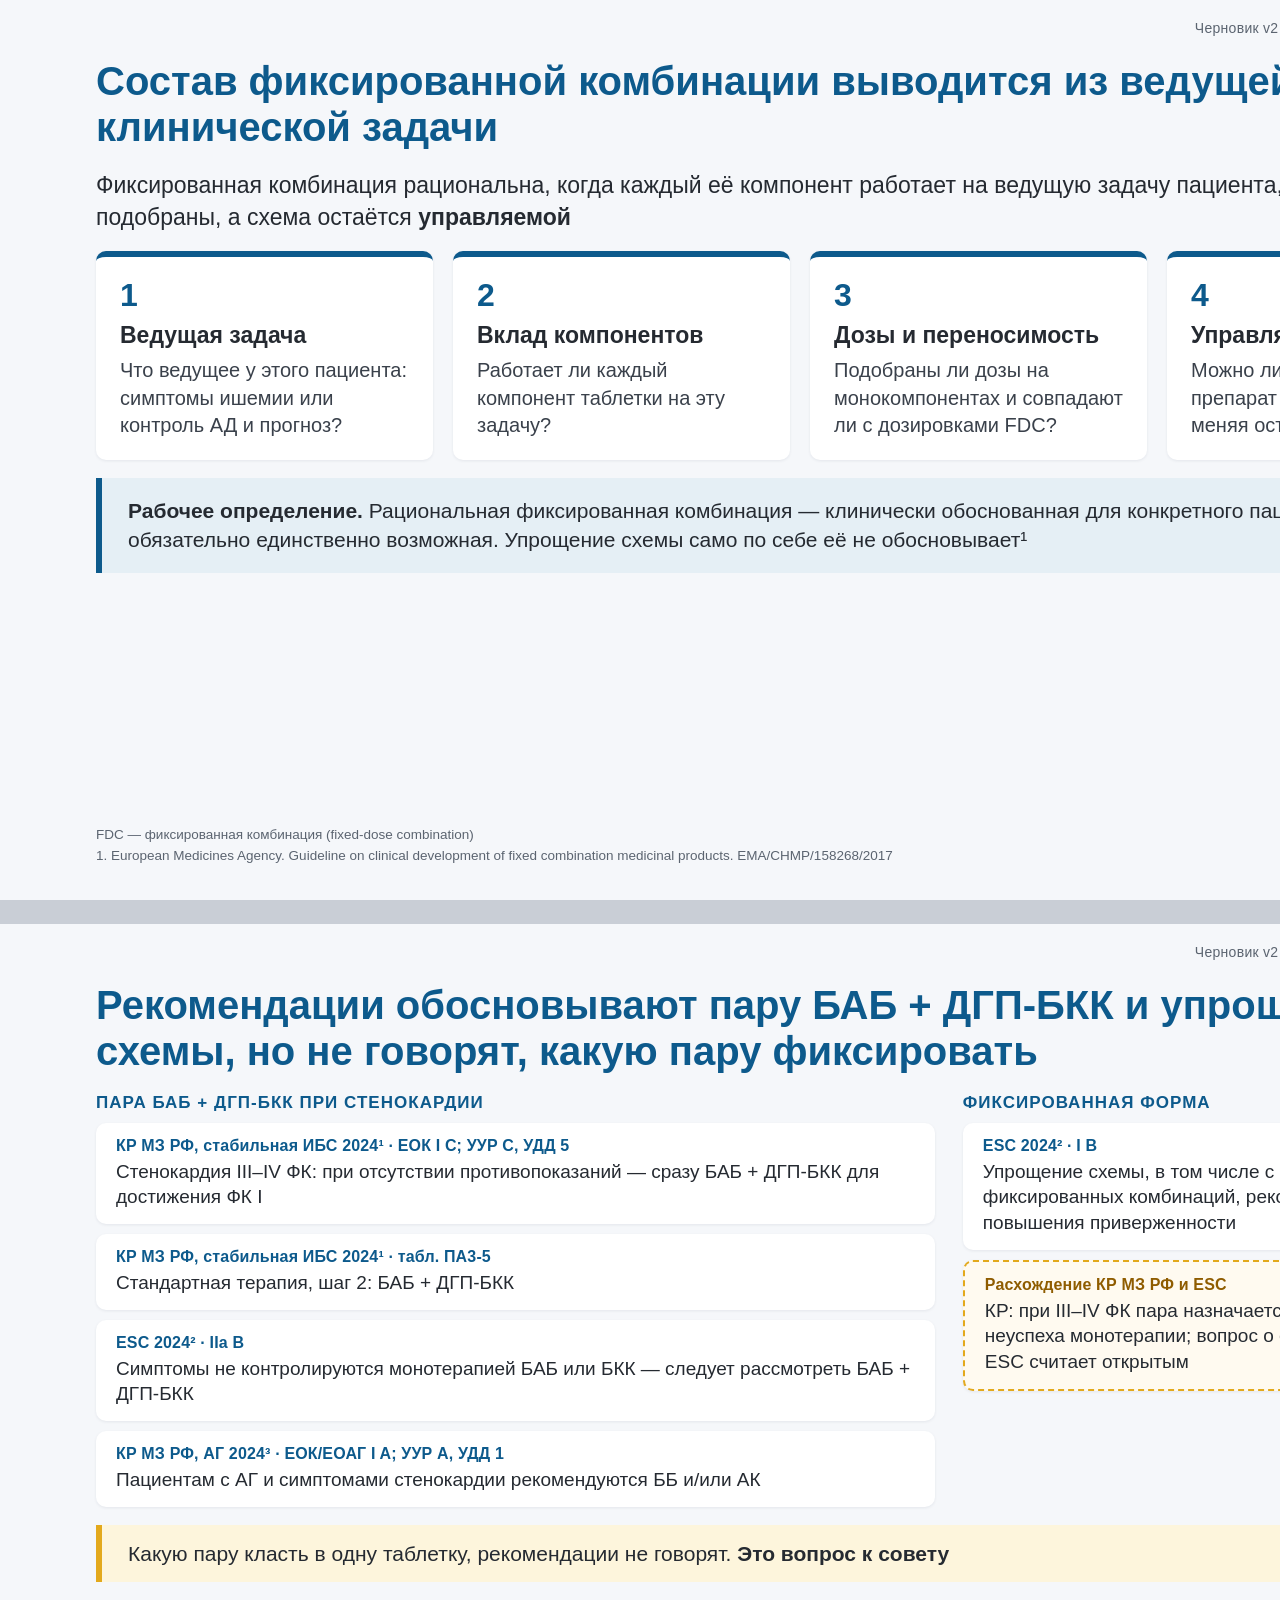
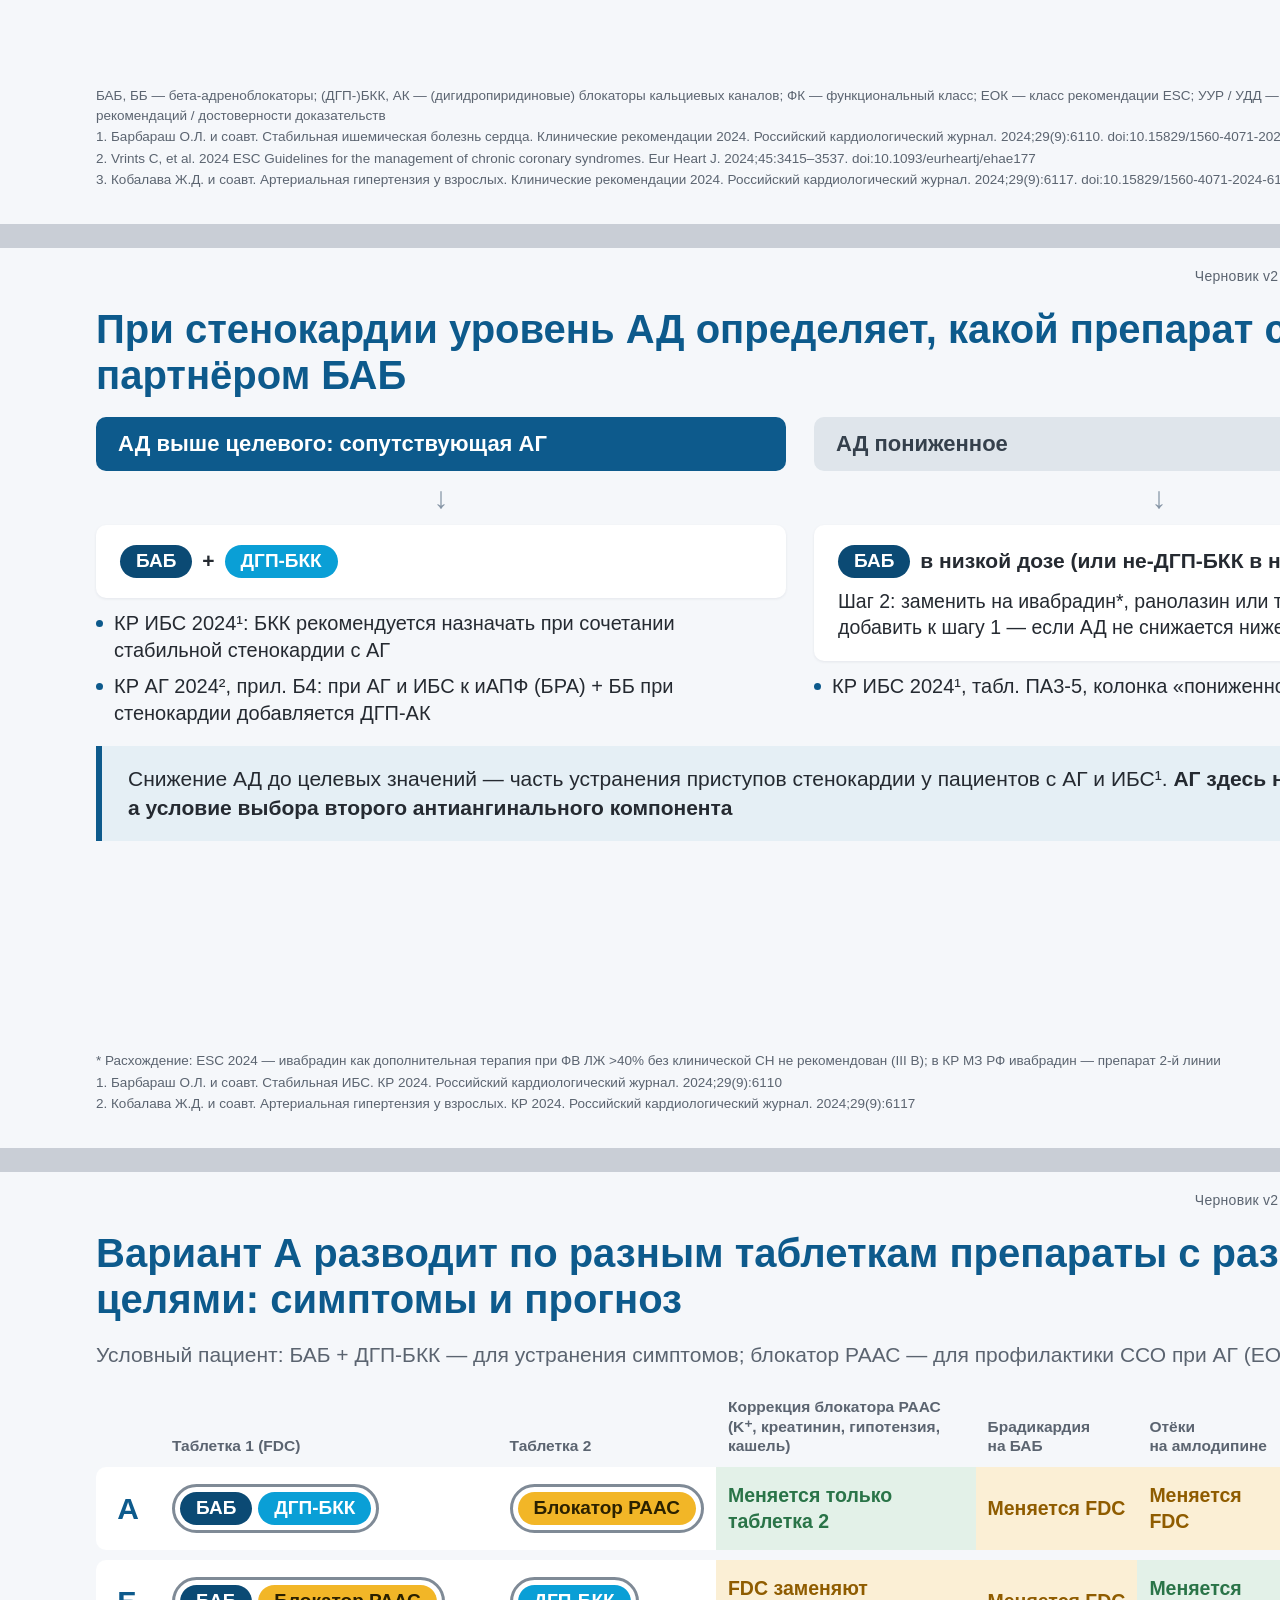
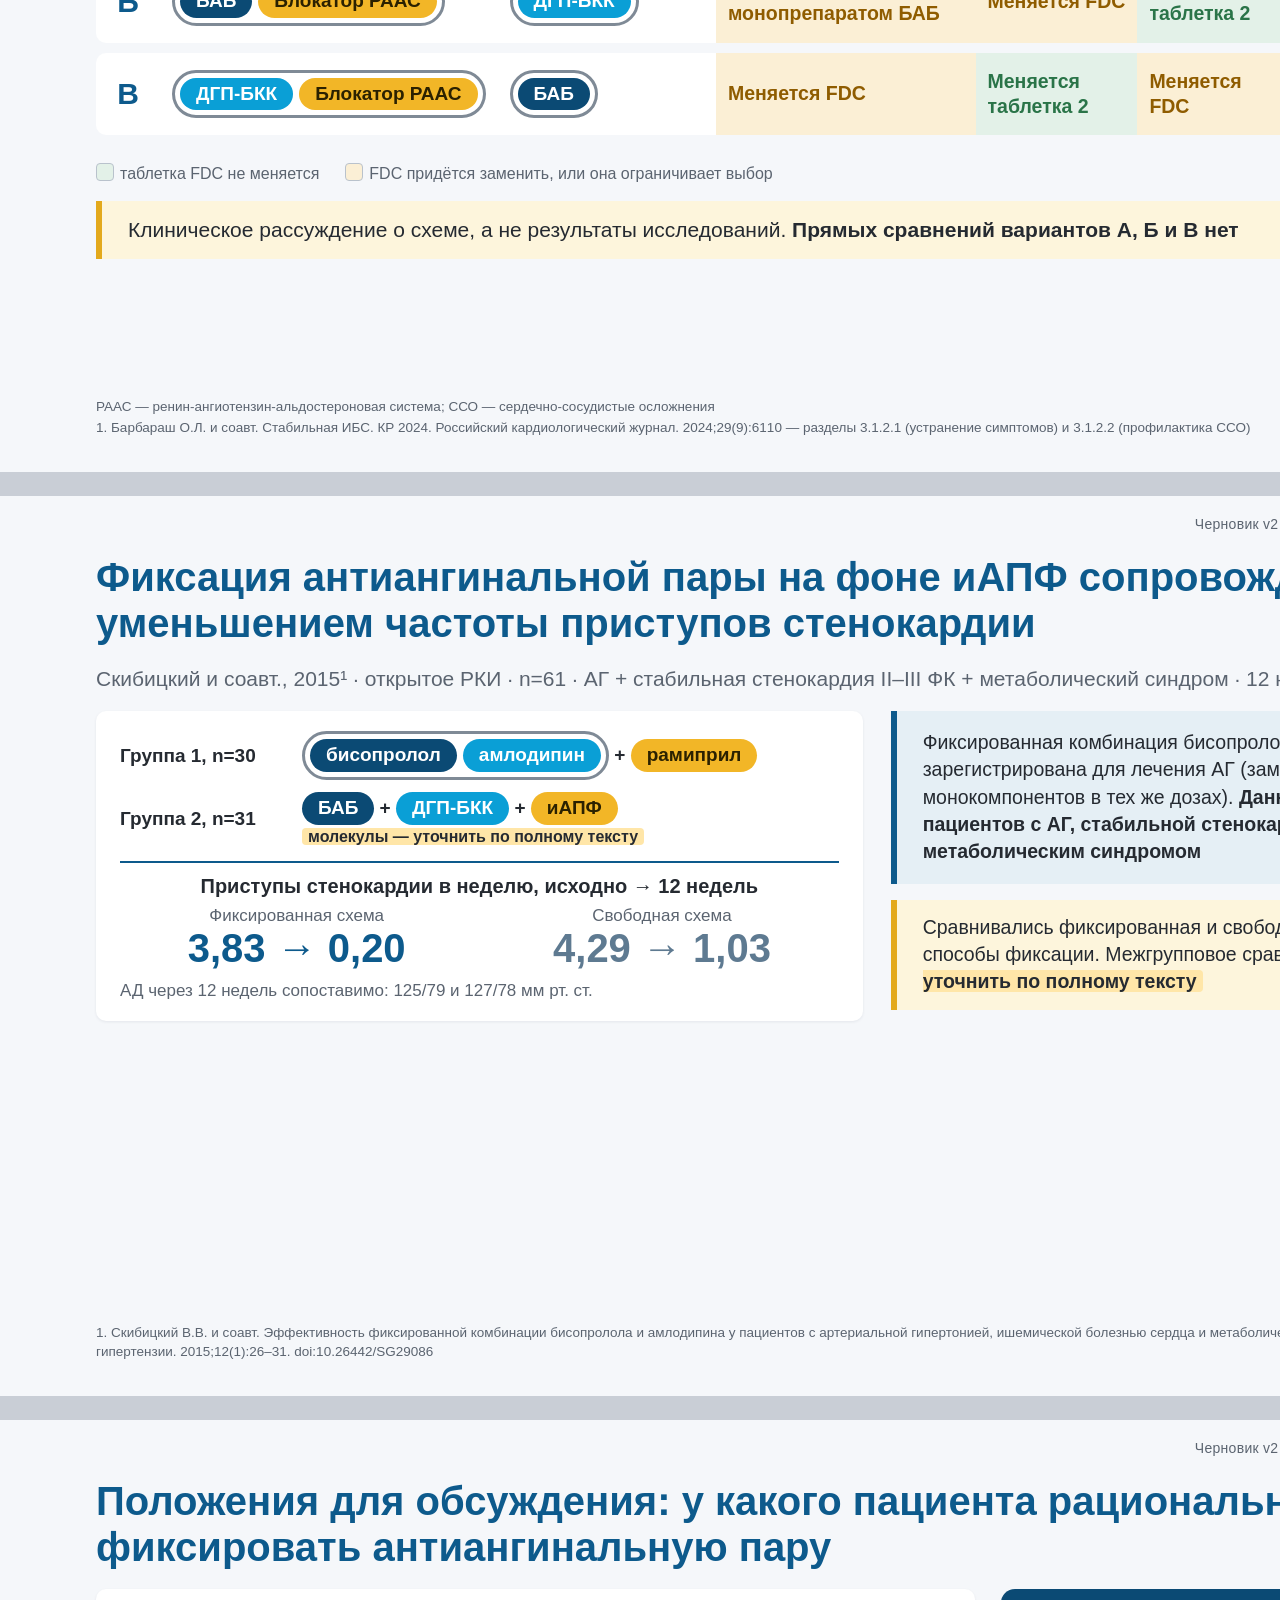
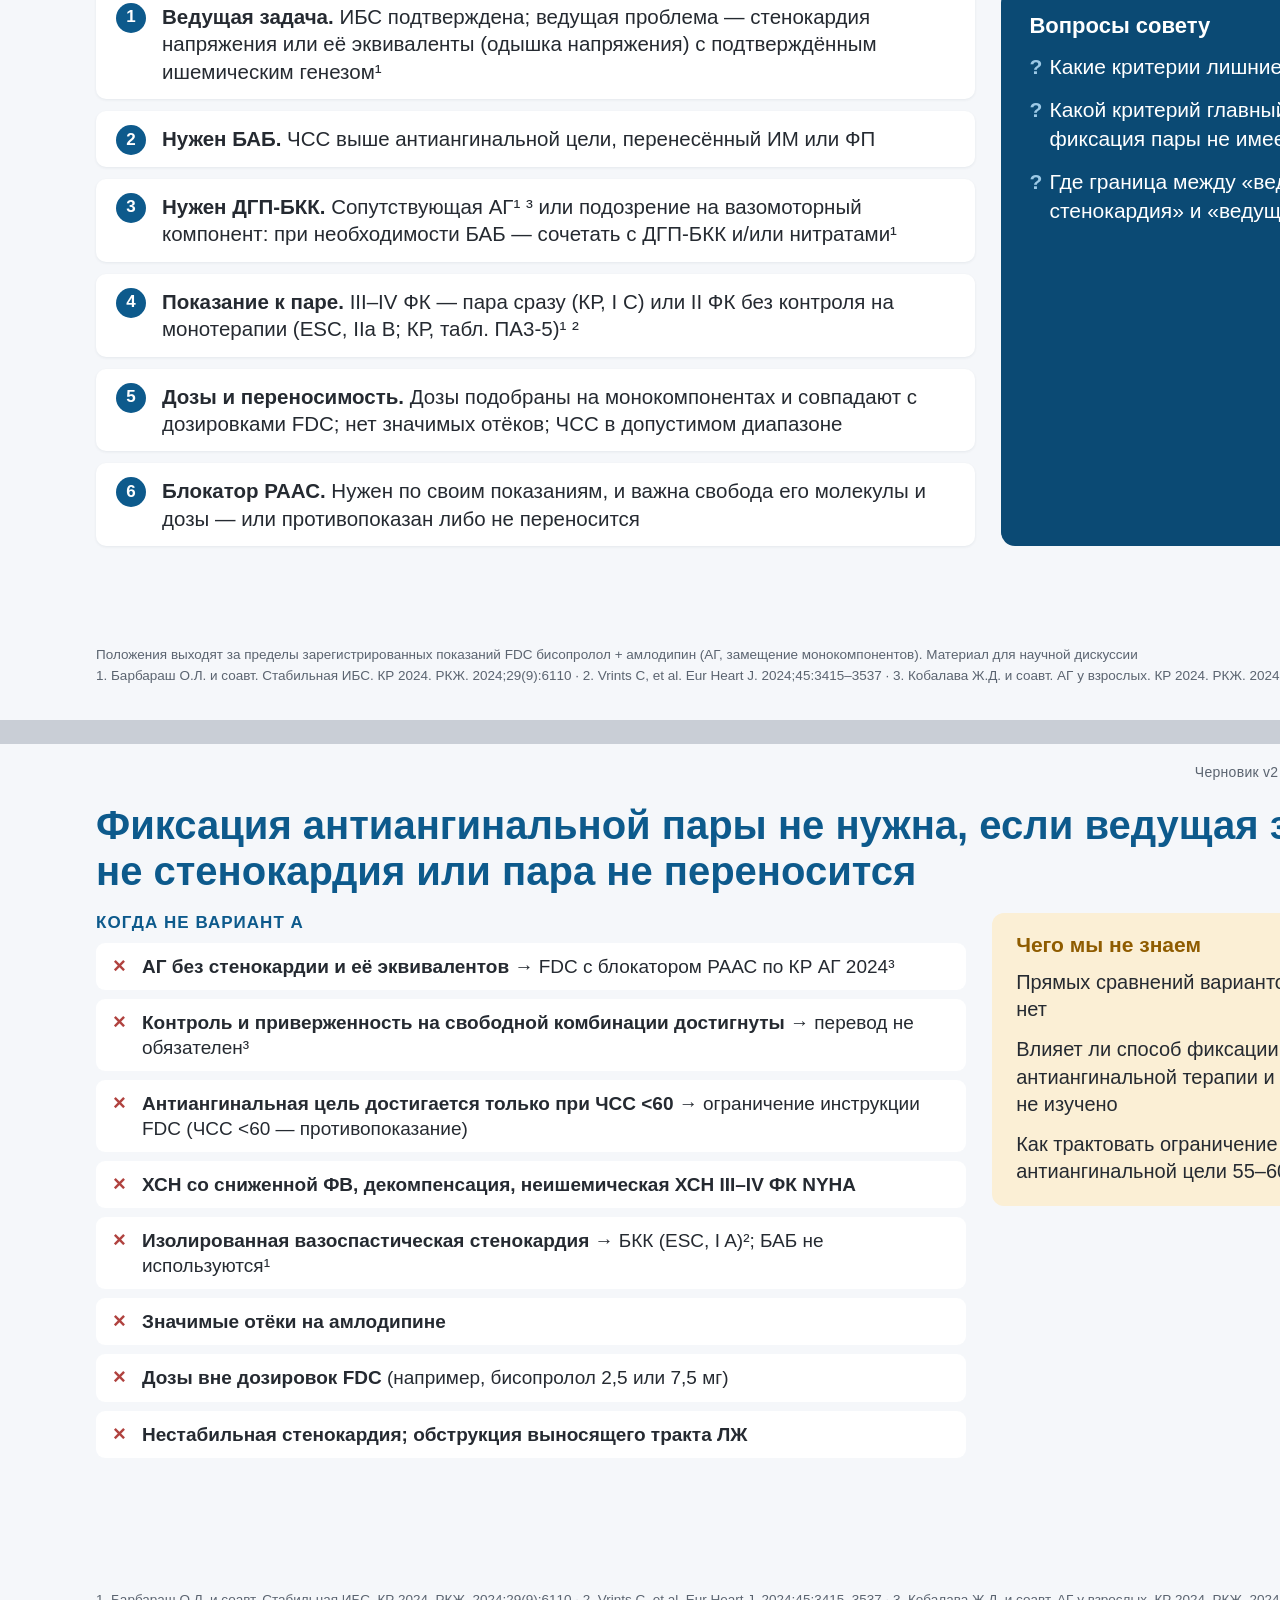
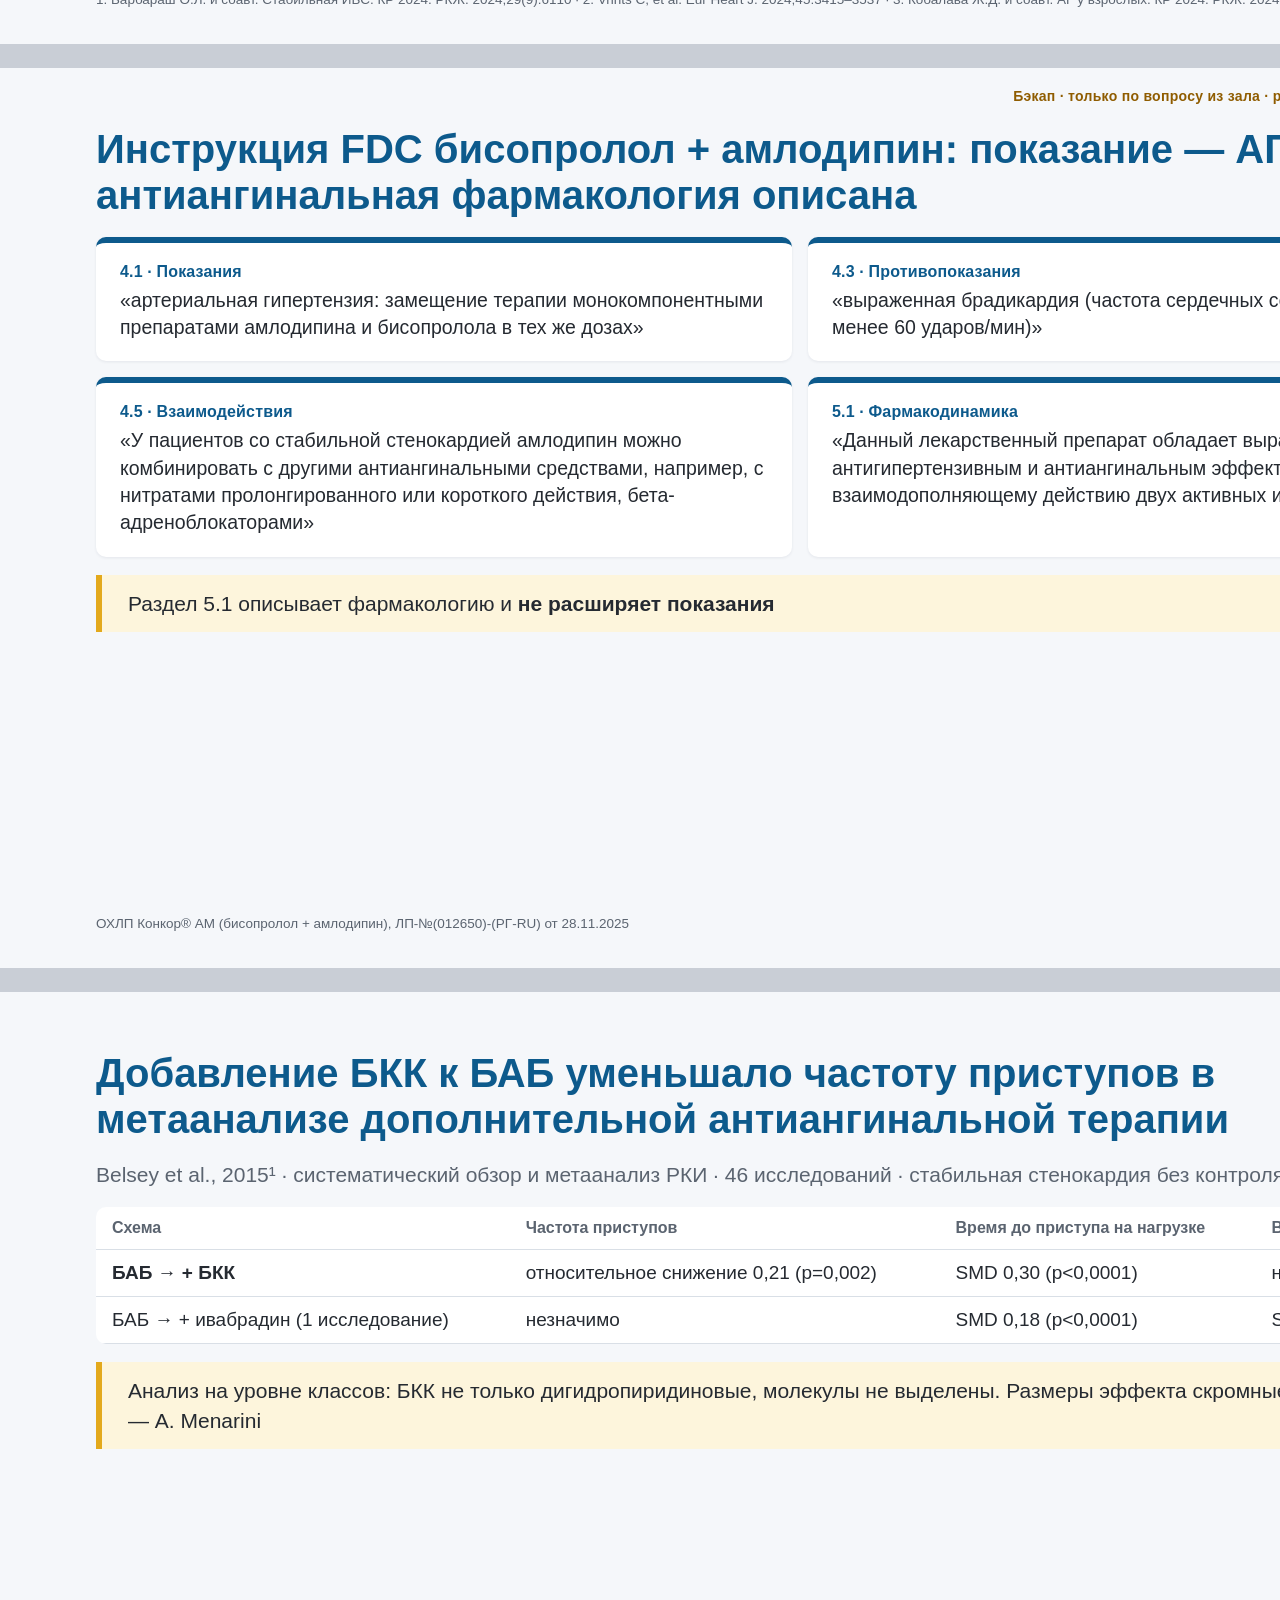
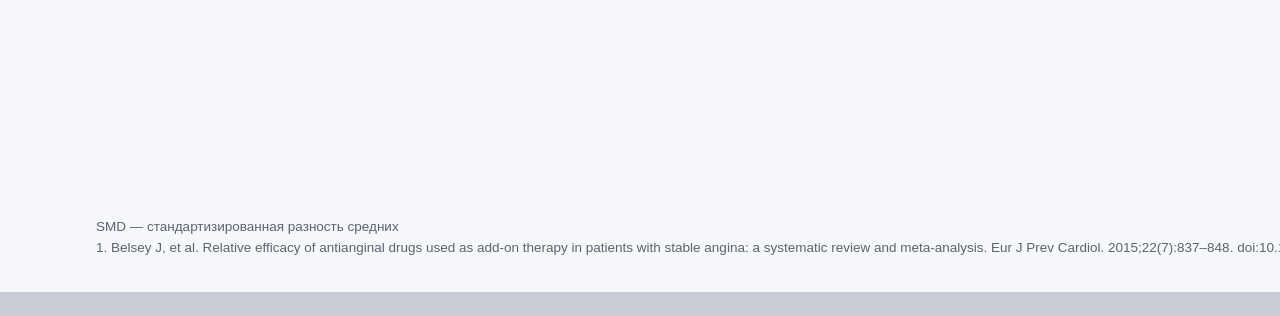
<file: tasks/slides/2026-10-20_adboard-fdc-bab-amlo_v2/slides.html>
<!doctype html>
<html lang="ru">
<head>
<meta charset="utf-8">
<title>Адборд БАБ + ДГП-БКК — макеты v2</title>
<style>
:root {
  --bg: #f5f7fa;
  --ink: #252a31;
  --muted: #5b6470;
  --blue: #0d5a8c;
  --blue-dark: #0b4a74;
  --cyan: #0a9fd6;
  --yellow: #f2b627;
  --callout: #e5eff5;
  --note: #fdf5dc;
  --note-line: #e3a91c;
  --line: #d9dfe6;
  --ok: #e3f1e8;
  --ok-ink: #2a7448;
  --warn: #fbefd5;
  --warn-ink: #8f5c00;
}
* { box-sizing: border-box; margin: 0; padding: 0; }
body { background: #c9ced6; font-family: "Inter", "Arial", sans-serif; color: var(--ink); }
.slide {
  width: 1600px; height: 900px; background: var(--bg); position: relative;
  padding: 58px 96px 34px; display: flex; flex-direction: column; gap: 18px;
  margin: 0 auto 24px; overflow: hidden;
}
.tag { position: absolute; top: 20px; right: 32px; font-size: 14px; color: var(--muted); letter-spacing: .02em; }
.tag.backup { color: var(--warn-ink); font-weight: 600; }
h1 { font-size: 40px; line-height: 1.16; font-weight: 700; color: var(--blue); max-width: 1380px; }
.lead { font-size: 23px; line-height: 1.4; max-width: 1380px; }
.sub { font-size: 21px; color: var(--muted); line-height: 1.35; }
.foot { margin-top: auto; font-size: 13.5px; color: var(--muted); line-height: 1.45; display: grid; gap: 2px; }
b, strong { font-weight: 700; }
.card { background: #fff; border-radius: 10px; box-shadow: 0 1px 3px rgba(20,40,60,.08); padding: 20px 24px; }
.card.top { border-top: 6px solid var(--blue); }
.callout { background: var(--callout); border-left: 6px solid var(--blue); border-radius: 0 10px 10px 0; padding: 18px 26px; font-size: 21px; line-height: 1.4; }
.note { background: var(--note); border-left: 6px solid var(--note-line); border-radius: 0 10px 10px 0; padding: 14px 26px; font-size: 21px; line-height: 1.4; }
.dark { background: var(--blue-dark); color: #fff; border-radius: 14px; padding: 24px 28px; }
.pill { display: inline-block; border-radius: 999px; padding: 5px 16px; font-weight: 700; font-size: 19px; line-height: 1.2; white-space: nowrap; }
.pill.bab { background: var(--blue-dark); color: #fff; }
.pill.dhp { background: var(--cyan); color: #fff; }
.pill.raas { background: var(--yellow); color: #2b2100; }
.capsule { display: inline-flex; gap: 6px; padding: 5px; border: 3px solid #7f8a96; border-radius: 999px; background: #fff; }
.src { font-size: 16px; font-weight: 700; color: var(--blue); letter-spacing: .01em; }
.ph { background: #ffe6a8; padding: 0 6px; border-radius: 4px; font-weight: 600; }

/* slide 1 */
.cards4 { display: grid; grid-template-columns: repeat(4, 1fr); gap: 20px; }
.cards4 .n { font-size: 32px; font-weight: 700; color: var(--blue); }
.cards4 h3 { font-size: 23px; margin: 8px 0 8px; }
.cards4 p { font-size: 20px; line-height: 1.38; color: #3a414b; }

/* slide 2 */
.cols2 { display: grid; grid-template-columns: 1.55fr 1fr; gap: 28px; }
.colhead { font-size: 17px; font-weight: 700; color: var(--blue); letter-spacing: .06em; text-transform: uppercase; margin-bottom: 10px; }
.rec { padding: 14px 20px; }
.rec p { font-size: 19px; line-height: 1.35; margin-top: 4px; }
.stack { display: grid; gap: 10px; }
.diverge { border: 2px dashed var(--note-line); background: #fffaf0; }
.diverge .src { color: var(--warn-ink); }

/* slide 3 */
.branches { display: grid; grid-template-columns: 1fr 1fr; gap: 28px; }
.branch { display: grid; gap: 12px; align-content: start; }
.cond { border-radius: 10px; padding: 14px 22px; font-size: 22px; font-weight: 700; }
.cond.high { background: var(--blue); color: #fff; }
.cond.low { background: #dfe5eb; color: #35404c; }
.arrow { text-align: center; font-size: 30px; color: #8796a6; line-height: 1; }
.result { display: flex; align-items: center; gap: 10px; flex-wrap: wrap; font-size: 21px; font-weight: 600; }
.branch ul { list-style: none; display: grid; gap: 8px; }
.branch li { font-size: 20px; line-height: 1.38; padding-left: 18px; position: relative; }
.branch li::before { content: ""; position: absolute; left: 0; top: 10px; width: 7px; height: 7px; border-radius: 50%; background: var(--blue); }

/* slide 4 */
table.var { width: 100%; border-collapse: separate; border-spacing: 0 10px; font-size: 19.5px; }
table.var th { text-align: left; font-size: 15.5px; color: var(--muted); font-weight: 700; padding: 0 12px 2px; line-height: 1.25; vertical-align: bottom; }
table.var td { background: #fff; padding: 16px 12px; line-height: 1.3; vertical-align: middle; }
table.var td:first-child { border-radius: 10px 0 0 10px; font-size: 30px; font-weight: 700; color: var(--blue); text-align: center; width: 64px; }
table.var td:last-child { border-radius: 0 10px 10px 0; }
td.okc { background: var(--ok) !important; color: var(--ok-ink); font-weight: 600; }
td.wc { background: var(--warn) !important; color: var(--warn-ink); font-weight: 600; }
.legend { display: flex; gap: 26px; font-size: 16px; color: var(--muted); align-items: center; }
.sw { display: inline-block; width: 18px; height: 18px; border-radius: 4px; border: 1px solid #b9c2cc; vertical-align: -2px; margin-right: 6px; }

/* slide 5 */
.study { display: grid; grid-template-columns: 1.25fr 1fr; gap: 28px; align-items: start; }
.grp { display: grid; grid-template-columns: 170px 1fr; align-items: center; gap: 12px; font-size: 19px; font-weight: 600; margin-bottom: 12px; }
.res { display: grid; grid-template-columns: 1fr 1fr; gap: 12px; margin-top: 8px; text-align: center; }
.res .lbl { font-size: 17px; color: var(--muted); }
.res .big { font-size: 40px; font-weight: 700; color: var(--blue); }
.res .big.grey { color: #5e7a91; }
.small { font-size: 17px; color: var(--muted); margin-top: 10px; }

/* slide 6 */
.crit { display: grid; grid-template-columns: 1.75fr 1fr; gap: 26px; }
.crit ol { list-style: none; display: grid; gap: 12px; counter-reset: c; }
.crit ol > li { background: #fff; border-radius: 10px; padding: 14px 20px 14px 66px; position: relative; font-size: 20.5px; line-height: 1.34; counter-increment: c; box-shadow: 0 1px 3px rgba(20,40,60,.07); }
.crit ol > li::before { content: counter(c); position: absolute; left: 20px; top: 14px; width: 30px; height: 30px; border-radius: 50%; background: var(--blue); color: #fff; font-weight: 700; font-size: 17px; display: grid; place-items: center; }
.qs h3 { font-size: 22px; margin-bottom: 14px; }
.qs ul { list-style: none; display: grid; gap: 14px; }
.qs li { font-size: 21px; line-height: 1.38; padding-left: 20px; position: relative; }
.qs li::before { content: "?"; position: absolute; left: 0; top: 0; font-weight: 700; color: #9cc9e6; }

/* slide 7 */
.notA { display: grid; grid-template-columns: 1.7fr 1fr; gap: 26px; align-items: start; }
.notA ul.no { list-style: none; display: grid; gap: 9px; }
.notA ul.no li { background: #fff; border-radius: 9px; padding: 11px 18px 11px 46px; font-size: 19px; line-height: 1.32; position: relative; }
.notA ul.no li::before { content: "×"; position: absolute; left: 17px; top: 8px; font-size: 22px; font-weight: 700; color: #b0423f; }
.unk { background: var(--warn); border-radius: 12px; padding: 20px 24px; }
.unk h3 { font-size: 21px; color: var(--warn-ink); margin-bottom: 12px; }
.unk ul { list-style: none; display: grid; gap: 12px; }
.unk li { font-size: 20px; line-height: 1.38; }

/* backup */
.quotes { display: grid; grid-template-columns: 1fr 1fr; gap: 16px; }
.quotes .card p { font-size: 19.5px; line-height: 1.4; margin-top: 6px; }
table.bl { border-collapse: collapse; width: 100%; font-size: 19px; background: #fff; border-radius: 10px; overflow: hidden; }
table.bl th, table.bl td { padding: 12px 16px; border-bottom: 1px solid var(--line); text-align: left; }
table.bl th { font-size: 16px; color: var(--muted); }
</style>
</head>
<body>

<!-- 1 -->
<section class="slide" id="s1">
  <span class="tag">Черновик v2 · адборд · не для полевого использования</span>
  <h1>Состав фиксированной комбинации выводится из ведущей клинической задачи</h1>
  <p class="lead">Фиксированная комбинация рациональна, когда каждый её компонент работает на ведущую задачу пациента, дозы уже подобраны, а схема остаётся <b>управляемой</b></p>
  <div class="cards4">
    <div class="card top"><div class="n">1</div><h3>Ведущая задача</h3><p>Что ведущее у этого пациента: симптомы ишемии или контроль АД и прогноз?</p></div>
    <div class="card top"><div class="n">2</div><h3>Вклад компонентов</h3><p>Работает ли каждый компонент таблетки на эту задачу?</p></div>
    <div class="card top"><div class="n">3</div><h3>Дозы и переносимость</h3><p>Подобраны ли дозы на монокомпонентах и совпадают ли с дозировками FDC?</p></div>
    <div class="card top"><div class="n">4</div><h3>Управляемость</h3><p>Можно ли скорректировать препарат с другой целью, не меняя остальные?</p></div>
  </div>
  <div class="callout"><b>Рабочее определение.</b> Рациональная фиксированная комбинация — клинически обоснованная для конкретного пациента, не обязательно единственно возможная. Упрощение схемы само по себе её не обосновывает¹</div>
  <div class="foot"><span>FDC — фиксированная комбинация (fixed-dose combination)</span><span>1. European Medicines Agency. Guideline on clinical development of fixed combination medicinal products. EMA/CHMP/158268/2017</span></div>
</section>

<!-- 2 -->
<section class="slide" id="s2">
  <span class="tag">Черновик v2 · адборд · не для полевого использования</span>
  <h1>Рекомендации обосновывают пару БАБ + ДГП-БКК и упрощение схемы, но не говорят, какую пару фиксировать</h1>
  <div class="cols2">
    <div>
      <div class="colhead">Пара БАБ + ДГП-БКК при стенокардии</div>
      <div class="stack">
        <div class="card rec"><span class="src">КР МЗ РФ, стабильная ИБС 2024¹ · ЕОК I C; УУР C, УДД 5</span><p>Стенокардия III–IV ФК: при отсутствии противопоказаний — сразу БАБ + ДГП-БКК для достижения ФК I</p></div>
        <div class="card rec"><span class="src">КР МЗ РФ, стабильная ИБС 2024¹ · табл. ПА3-5</span><p>Стандартная терапия, шаг 2: БАБ + ДГП-БКК</p></div>
        <div class="card rec"><span class="src">ESC 2024² · IIa B</span><p>Симптомы не контролируются монотерапией БАБ или БКК — следует рассмотреть БАБ + ДГП-БКК</p></div>
        <div class="card rec"><span class="src">КР МЗ РФ, АГ 2024³ · ЕОК/ЕОАГ I A; УУР А, УДД 1</span><p>Пациентам с АГ и симптомами стенокардии рекомендуются ББ и/или АК</p></div>
      </div>
    </div>
    <div>
      <div class="colhead">Фиксированная форма</div>
      <div class="stack">
        <div class="card rec"><span class="src">ESC 2024² · I B</span><p>Упрощение схемы, в том числе с помощью фиксированных комбинаций, рекомендуется для повышения приверженности</p></div>
        <div class="card rec diverge"><span class="src">Расхождение КР МЗ РФ и ESC</span><p>КР: при III–IV ФК пара назначается сразу. ESC: после неуспеха монотерапии; вопрос о стартовой комбинации ESC считает открытым</p></div>
      </div>
    </div>
  </div>
  <div class="note">Какую пару класть в одну таблетку, рекомендации не говорят. <b>Это вопрос к совету</b></div>
  <div class="foot">
    <span>БАБ, ББ — бета-адреноблокаторы; (ДГП-)БКК, АК — (дигидропиридиновые) блокаторы кальциевых каналов; ФК — функциональный класс; ЕОК — класс рекомендации ESC; УУР / УДД — уровень убедительности рекомендаций / достоверности доказательств</span>
    <span>1. Барбараш О.Л. и соавт. Стабильная ишемическая болезнь сердца. Клинические рекомендации 2024. Российский кардиологический журнал. 2024;29(9):6110. doi:10.15829/1560-4071-2024-6110</span>
    <span>2. Vrints C, et al. 2024 ESC Guidelines for the management of chronic coronary syndromes. Eur Heart J. 2024;45:3415–3537. doi:10.1093/eurheartj/ehae177</span>
    <span>3. Кобалава Ж.Д. и соавт. Артериальная гипертензия у взрослых. Клинические рекомендации 2024. Российский кардиологический журнал. 2024;29(9):6117. doi:10.15829/1560-4071-2024-6117</span>
  </div>
</section>

<!-- 3 -->
<section class="slide" id="s3">
  <span class="tag">Черновик v2 · адборд · не для полевого использования</span>
  <h1>При стенокардии уровень АД определяет, какой препарат станет партнёром БАБ</h1>
  <div class="branches">
    <div class="branch">
      <div class="cond high">АД выше целевого: сопутствующая АГ</div>
      <div class="arrow">↓</div>
      <div class="card result"><span class="pill bab">БАБ</span>+<span class="pill dhp">ДГП-БКК</span></div>
      <ul>
        <li>КР ИБС 2024¹: БКК рекомендуется назначать при сочетании стабильной стенокардии с АГ</li>
        <li>КР АГ 2024², прил. Б4: при АГ и ИБС к иАПФ (БРА) + ББ при стенокардии добавляется ДГП-АК</li>
      </ul>
    </div>
    <div class="branch">
      <div class="cond low">АД пониженное</div>
      <div class="arrow">↓</div>
      <div class="card result" style="flex-direction:column; align-items:flex-start; gap:10px"><div style="display:flex; align-items:center; gap:10px; flex-wrap:wrap"><span class="pill bab">БАБ</span><span>в низкой дозе (или не-ДГП-БКК в низкой дозе)</span></div><div style="font-weight:500; font-size:19.5px; line-height:1.38">Шаг 2: заменить на ивабрадин*, ранолазин или триметазидин; добавить к шагу 1 — если АД не снижается ниже исходного</div></div>
      <ul>
        <li>КР ИБС 2024¹, табл. ПА3-5, колонка «пониженное АД»</li>
      </ul>
    </div>
  </div>
  <div class="callout">Снижение АД до целевых значений — часть устранения приступов стенокардии у пациентов с АГ и ИБС¹. <b>АГ здесь не отдельная цель, а условие выбора второго антиангинального компонента</b></div>
  <div class="foot">
    <span>* Расхождение: ESC 2024 — ивабрадин как дополнительная терапия при ФВ ЛЖ &gt;40% без клинической СН не рекомендован (III B); в КР МЗ РФ ивабрадин — препарат 2-й линии</span>
    <span>1. Барбараш О.Л. и соавт. Стабильная ИБС. КР 2024. Российский кардиологический журнал. 2024;29(9):6110</span>
    <span>2. Кобалава Ж.Д. и соавт. Артериальная гипертензия у взрослых. КР 2024. Российский кардиологический журнал. 2024;29(9):6117</span>
  </div>
</section>

<!-- 4 -->
<section class="slide" id="s4">
  <span class="tag">Черновик v2 · адборд · не для полевого использования</span>
  <h1>Вариант А разводит по разным таблеткам препараты с разными целями: симптомы и прогноз</h1>
  <p class="sub">Условный пациент: БАБ + ДГП-БКК — для устранения симптомов; блокатор РААС — для профилактики ССО при АГ (ЕОК I A; УУР C, УДД 5)¹</p>
  <table class="var">
    <thead><tr>
      <th></th><th>Таблетка 1 (FDC)</th><th>Таблетка 2</th><th>Коррекция блокатора РААС<br>(K⁺, креатинин, гипотензия, кашель)</th><th>Брадикардия<br>на БАБ</th><th>Отёки<br>на амлодипине</th><th>Молекула и доза<br>блокатора РААС</th>
    </tr></thead>
    <tbody>
      <tr><td>А</td><td><span class="capsule"><span class="pill bab">БАБ</span><span class="pill dhp">ДГП-БКК</span></span></td><td><span class="capsule"><span class="pill raas">Блокатор РААС</span></span></td><td class="okc">Меняется только таблетка 2</td><td class="wc">Меняется FDC</td><td class="wc">Меняется FDC</td><td class="okc">Выбор свободный</td></tr>
      <tr><td>Б</td><td><span class="capsule"><span class="pill bab">БАБ</span><span class="pill raas">Блокатор РААС</span></span></td><td><span class="capsule"><span class="pill dhp">ДГП-БКК</span></span></td><td class="wc">FDC заменяют монопрепаратом БАБ</td><td class="wc">Меняется FDC</td><td class="okc">Меняется таблетка 2</td><td class="wc">Ограничен дозировками FDC</td></tr>
      <tr><td>В</td><td><span class="capsule"><span class="pill dhp">ДГП-БКК</span><span class="pill raas">Блокатор РААС</span></span></td><td><span class="capsule"><span class="pill bab">БАБ</span></span></td><td class="wc">Меняется FDC</td><td class="okc">Меняется таблетка 2</td><td class="wc">Меняется FDC</td><td class="wc">Ограничен дозировками FDC</td></tr>
    </tbody>
  </table>
  <div class="legend"><span><span class="sw" style="background:var(--ok)"></span>таблетка FDC не меняется</span><span><span class="sw" style="background:var(--warn)"></span>FDC придётся заменить, или она ограничивает выбор</span></div>
  <div class="note">Клиническое рассуждение о схеме, а не результаты исследований. <b>Прямых сравнений вариантов А, Б и В нет</b></div>
  <div class="foot">
    <span>РААС — ренин-ангиотензин-альдостероновая система; ССО — сердечно-сосудистые осложнения</span>
    <span>1. Барбараш О.Л. и соавт. Стабильная ИБС. КР 2024. Российский кардиологический журнал. 2024;29(9):6110 — разделы 3.1.2.1 (устранение симптомов) и 3.1.2.2 (профилактика ССО)</span>
  </div>
</section>

<!-- 5 -->
<section class="slide" id="s5">
  <span class="tag">Черновик v2 · адборд · не для полевого использования</span>
  <h1>Фиксация антиангинальной пары на фоне иАПФ сопровождалась уменьшением частоты приступов стенокардии</h1>
  <p class="sub">Скибицкий и соавт., 2015¹ · открытое РКИ · n=61 · АГ + стабильная стенокардия II–III ФК + метаболический синдром · 12 недель</p>
  <div class="study">
    <div class="card">
      <div class="grp"><span>Группа 1, n=30</span><span><span class="capsule"><span class="pill bab">бисопролол</span><span class="pill dhp">амлодипин</span></span> + <span class="pill raas">рамиприл</span></span></div>
      <div class="grp"><span>Группа 2, n=31</span><span><span class="pill bab">БАБ</span> + <span class="pill dhp">ДГП-БКК</span> + <span class="pill raas">иАПФ</span><br><span class="ph" style="font-size:16px">молекулы — уточнить по полному тексту</span></span></div>
      <div style="border-top:2px solid var(--blue); margin-top:14px; padding-top:12px; font-size:20px; font-weight:700; text-align:center">Приступы стенокардии в неделю, исходно → 12 недель</div>
      <div class="res">
        <div><div class="lbl">Фиксированная схема</div><div class="big">3,83 → 0,20</div></div>
        <div><div class="lbl">Свободная схема</div><div class="big grey">4,29 → 1,03</div></div>
      </div>
      <p class="small">АД через 12 недель сопоставимо: 125/79 и 127/78 мм рт. ст.</p>
    </div>
    <div class="stack" style="gap:16px">
      <div class="callout" style="font-size:19.5px">Фиксированная комбинация бисопролола и амлодипина зарегистрирована для лечения АГ (замещение монокомпонентов в тех же дозах). <b>Данные получены у пациентов с АГ, стабильной стенокардией II–III ФК и метаболическим синдромом</b></div>
      <div class="note" style="font-size:19.5px">Сравнивались фиксированная и свободная тройка, а не способы фиксации. Межгрупповое сравнение: <span class="ph">p — уточнить по полному тексту</span></div>
    </div>
  </div>
  <div class="foot"><span>1. Скибицкий В.В. и соавт. Эффективность фиксированной комбинации бисопролола и амлодипина у пациентов с артериальной гипертонией, ишемической болезнью сердца и метаболическим синдромом. Системные гипертензии. 2015;12(1):26–31. doi:10.26442/SG29086</span></div>
</section>

<!-- 6 -->
<section class="slide" id="s6">
  <span class="tag">Черновик v2 · адборд · не для полевого использования</span>
  <h1>Положения для обсуждения: у какого пациента рационально фиксировать антиангинальную пару</h1>
  <div class="crit">
    <ol>
      <li><b>Ведущая задача.</b> ИБС подтверждена; ведущая проблема — стенокардия напряжения или её эквиваленты (одышка напряжения) с подтверждённым ишемическим генезом¹</li>
      <li><b>Нужен БАБ.</b> ЧСС выше антиангинальной цели, перенесённый ИМ или ФП</li>
      <li><b>Нужен ДГП-БКК.</b> Сопутствующая АГ¹ ³ или подозрение на вазомоторный компонент: при необходимости БАБ — сочетать с ДГП-БКК и/или нитратами¹</li>
      <li><b>Показание к паре.</b> III–IV ФК — пара сразу (КР, I C) или II ФК без контроля на монотерапии (ESC, IIa B; КР, табл. ПА3-5)¹ ²</li>
      <li><b>Дозы и переносимость.</b> Дозы подобраны на монокомпонентах и совпадают с дозировками FDC; нет значимых отёков; ЧСС в допустимом диапазоне</li>
      <li><b>Блокатор РААС.</b> Нужен по своим показаниям, и важна свобода его молекулы и дозы — или противопоказан либо не переносится</li>
    </ol>
    <div class="dark qs">
      <h3>Вопросы совету</h3>
      <ul>
        <li>Какие критерии лишние, каких не хватает?</li>
        <li>Какой критерий главный — без него фиксация пары не имеет смысла?</li>
        <li>Где граница между «ведущая задача — стенокардия» и «ведущая задача — АГ»?</li>
      </ul>
    </div>
  </div>
  <div class="foot">
    <span>Положения выходят за пределы зарегистрированных показаний FDC бисопролол + амлодипин (АГ, замещение монокомпонентов). Материал для научной дискуссии</span>
    <span>1. Барбараш О.Л. и соавт. Стабильная ИБС. КР 2024. РКЖ. 2024;29(9):6110 · 2. Vrints C, et al. Eur Heart J. 2024;45:3415–3537 · 3. Кобалава Ж.Д. и соавт. АГ у взрослых. КР 2024. РКЖ. 2024;29(9):6117</span>
  </div>
</section>

<!-- 7 -->
<section class="slide" id="s7">
  <span class="tag">Черновик v2 · адборд · не для полевого использования</span>
  <h1>Фиксация антиангинальной пары не нужна, если ведущая задача&nbsp;— не стенокардия или пара не переносится</h1>
  <div class="notA">
    <div>
      <div class="colhead">Когда не вариант А</div>
      <ul class="no">
        <li><b>АГ без стенокардии и её эквивалентов</b> → FDC с блокатором РААС по КР АГ 2024³</li>
        <li><b>Контроль и приверженность на свободной комбинации достигнуты</b> → перевод не обязателен³</li>
        <li><b>Антиангинальная цель достигается только при ЧСС &lt;60</b> → ограничение инструкции FDC (ЧСС &lt;60 — противопоказание)</li>
        <li><b>ХСН со сниженной ФВ, декомпенсация, неишемическая ХСН III–IV ФК NYHA</b></li>
        <li><b>Изолированная вазоспастическая стенокардия</b> → БКК (ESC, I A)²; БАБ не используются¹</li>
        <li><b>Значимые отёки на амлодипине</b></li>
        <li><b>Дозы вне дозировок FDC</b> (например, бисопролол 2,5 или 7,5 мг)</li>
        <li><b>Нестабильная стенокардия; обструкция выносящего тракта ЛЖ</b></li>
      </ul>
    </div>
    <div class="unk">
      <h3>Чего мы не знаем</h3>
      <ul>
        <li>Прямых сравнений вариантов фиксации А, Б и В нет</li>
        <li>Влияет ли способ фиксации на приверженность антиангинальной терапии и частоту приступов, не изучено</li>
        <li>Как трактовать ограничение по ЧСС при антиангинальной цели 55–60 уд/мин</li>
      </ul>
    </div>
  </div>
  <div class="foot">
    <span>1. Барбараш О.Л. и соавт. Стабильная ИБС. КР 2024. РКЖ. 2024;29(9):6110 · 2. Vrints C, et al. Eur Heart J. 2024;45:3415–3537 · 3. Кобалава Ж.Д. и соавт. АГ у взрослых. КР 2024. РКЖ. 2024;29(9):6117</span>
  </div>
</section>

<!-- B1 -->
<section class="slide" id="b1">
  <span class="tag backup">Бэкап · только по вопросу из зала · решение по использованию за Евгением</span>
  <h1>Инструкция FDC бисопролол + амлодипин: показание — АГ, антиангинальная фармакология описана</h1>
  <div class="quotes">
    <div class="card top"><span class="src">4.1 · Показания</span><p>«артериальная гипертензия: замещение терапии монокомпонентными препаратами амлодипина и бисопролола в тех же дозах»</p></div>
    <div class="card top"><span class="src">4.3 · Противопоказания</span><p>«выраженная брадикардия (частота сердечных сокращений (ЧСС) менее 60 ударов/мин)»</p></div>
    <div class="card top"><span class="src">4.5 · Взаимодействия</span><p>«У пациентов со стабильной стенокардией амлодипин можно комбинировать с другими антиангинальными средствами, например, с нитратами пролонгированного или короткого действия, бета-адреноблокаторами»</p></div>
    <div class="card top"><span class="src">5.1 · Фармакодинамика</span><p>«Данный лекарственный препарат обладает выраженными антигипертензивным и антиангинальным эффектами благодаря взаимодополняющему действию двух активных ингредиентов»</p></div>
  </div>
  <div class="note">Раздел 5.1 описывает фармакологию и <b>не расширяет показания</b></div>
  <div class="foot"><span>ОХЛП Конкор® АМ (бисопролол + амлодипин), ЛП-№(012650)-(РГ-RU) от 28.11.2025</span></div>
</section>

<!-- B2 -->
<section class="slide" id="b2">
  <span class="tag backup">Бэкап</span>
  <h1>Добавление БКК к БАБ уменьшало частоту приступов в метаанализе дополнительной антиангинальной терапии</h1>
  <p class="sub">Belsey et al., 2015¹ · систематический обзор и метаанализ РКИ · 46 исследований · стабильная стенокардия без контроля на монотерапии</p>
  <table class="bl">
    <thead><tr><th>Схема</th><th>Частота приступов</th><th>Время до приступа на нагрузке</th><th>Время до депрессии ST</th></tr></thead>
    <tbody>
      <tr><td><b>БАБ → + БКК</b></td><td>относительное снижение 0,21 (p=0,002)</td><td>SMD 0,30 (p&lt;0,0001)</td><td>незначимо</td></tr>
      <tr><td>БАБ → + ивабрадин (1 исследование)</td><td>незначимо</td><td>SMD 0,18 (p&lt;0,0001)</td><td>SMD 0,17 (p&lt;0,0001)</td></tr>
    </tbody>
  </table>
  <div class="note">Анализ на уровне классов: БКК не только дигидропиридиновые, молекулы не выделены. Размеры эффекта скромные. Финансирование — A. Menarini</div>
  <div class="foot"><span>SMD — стандартизированная разность средних</span><span>1. Belsey J, et al. Relative efficacy of antianginal drugs used as add-on therapy in patients with stable angina: a systematic review and meta-analysis. Eur J Prev Cardiol. 2015;22(7):837–848. doi:10.1177/2047487314533217</span></div>
</section>

</body>
</html>
</file>
